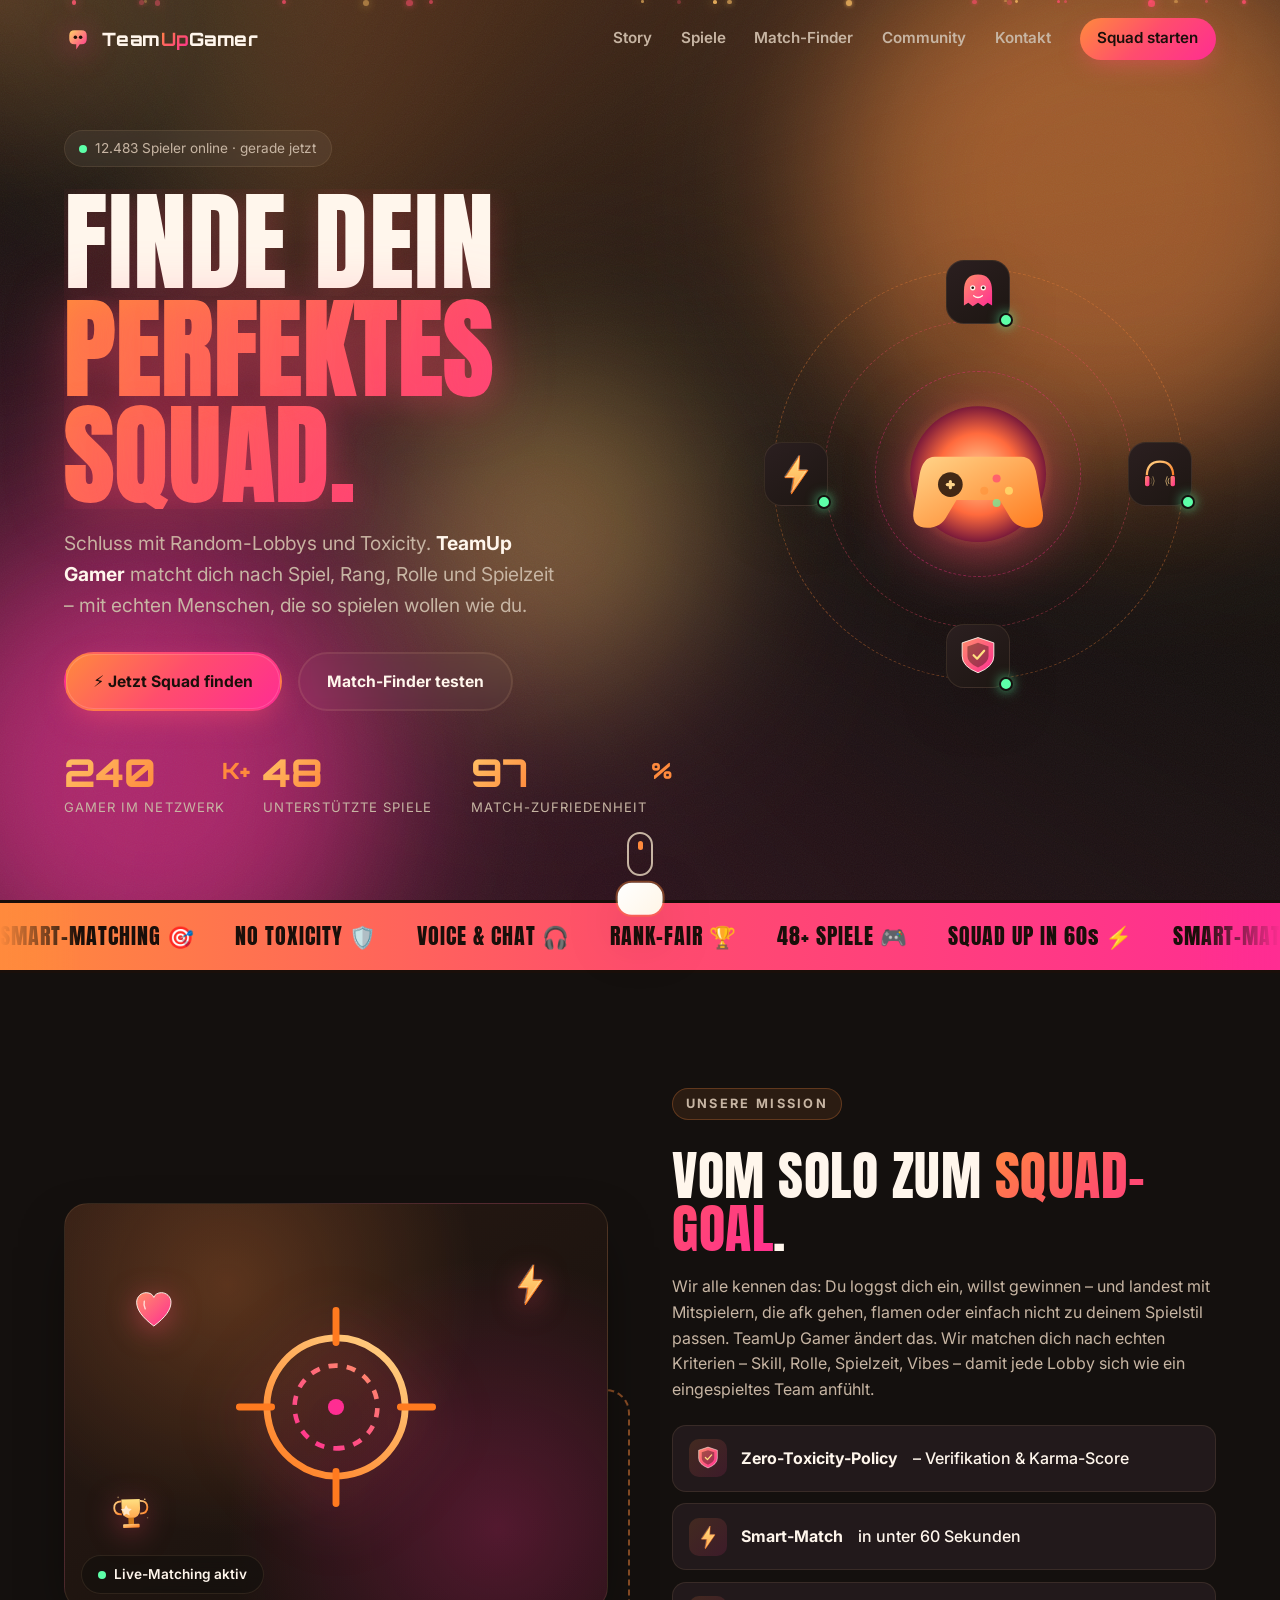
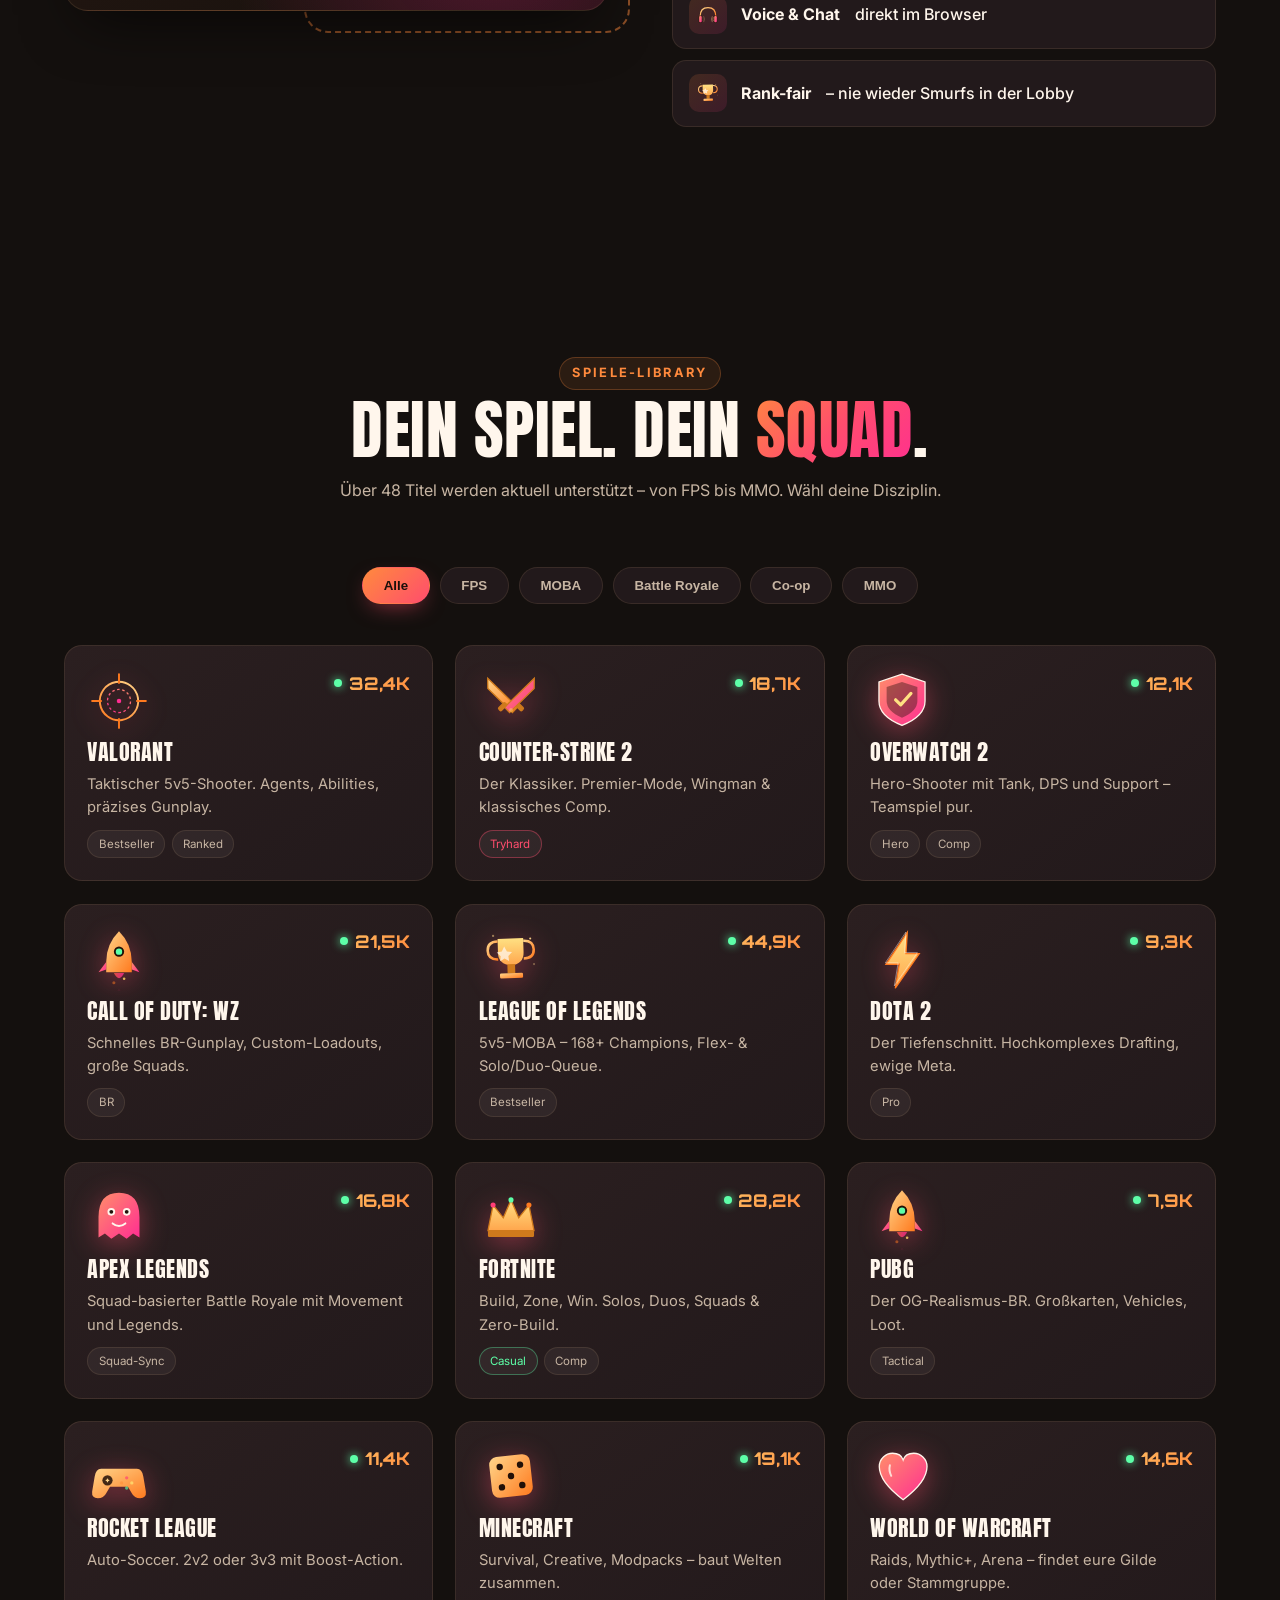
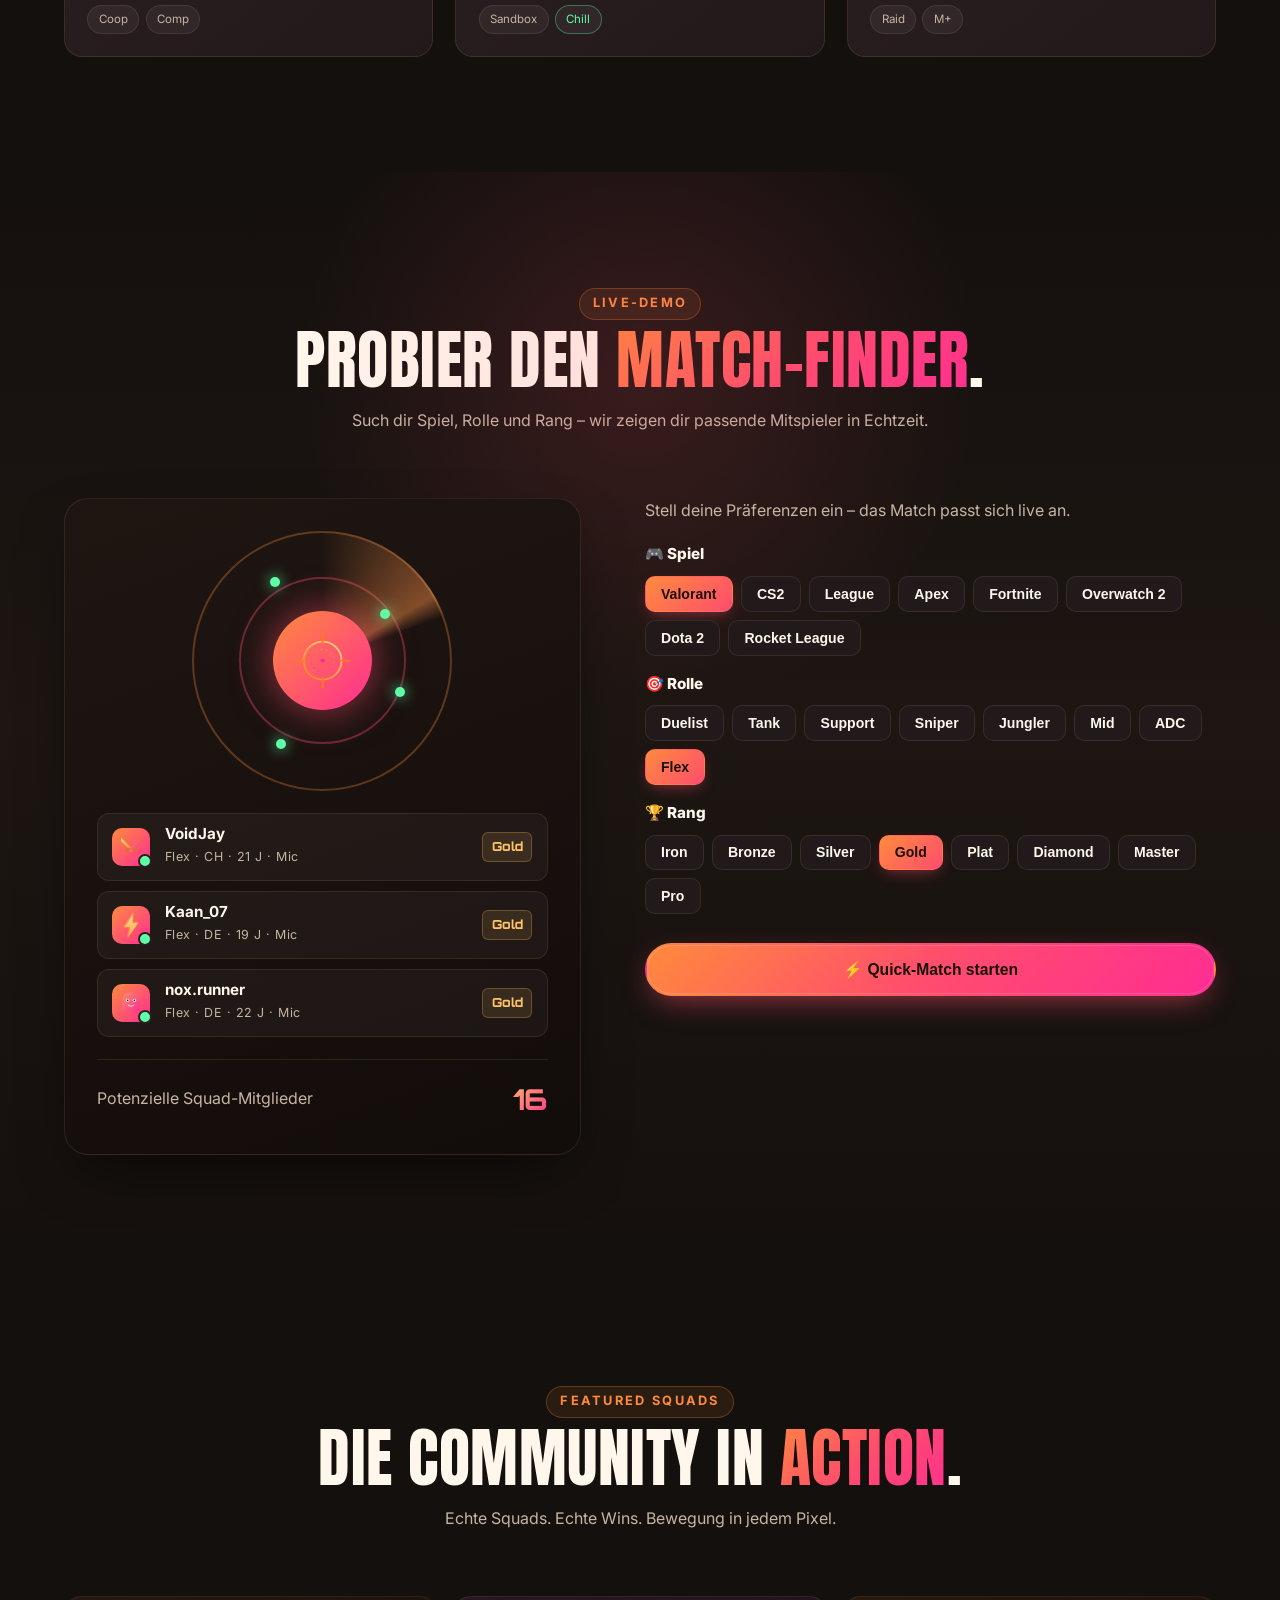
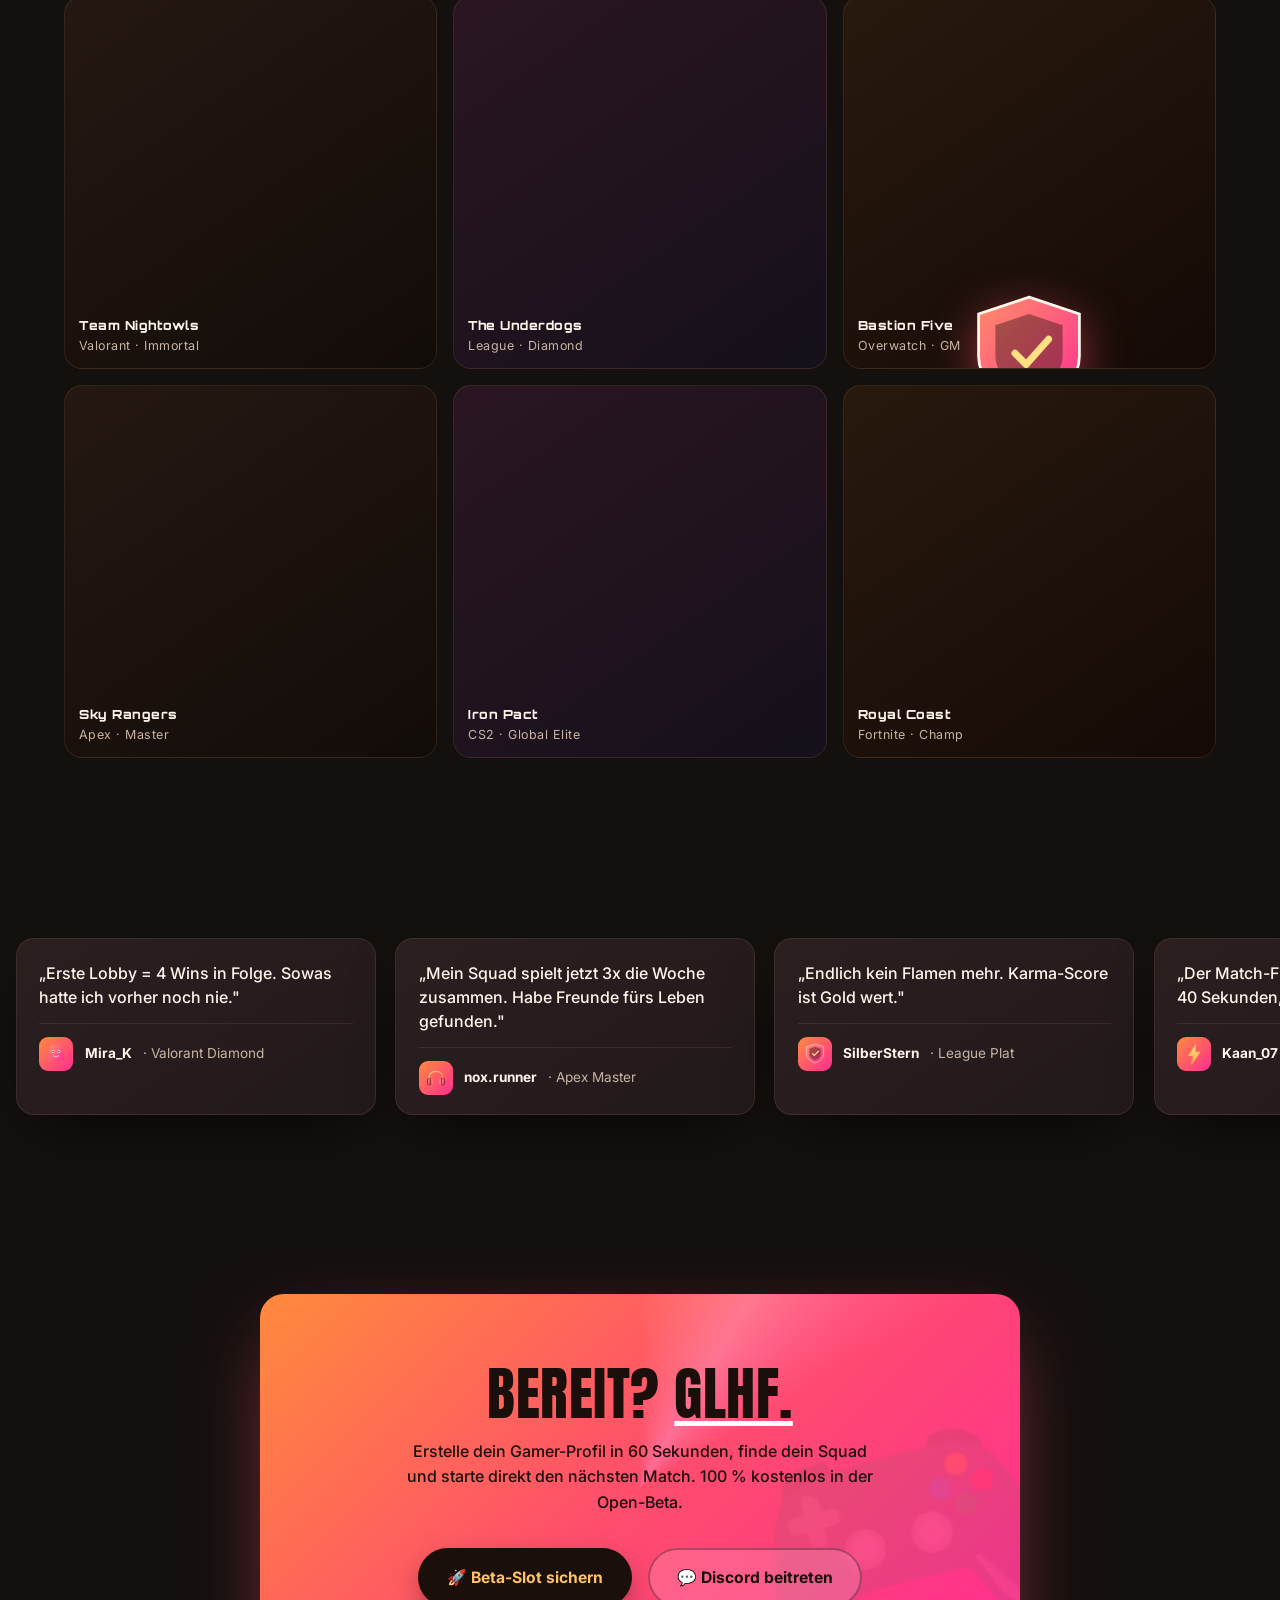
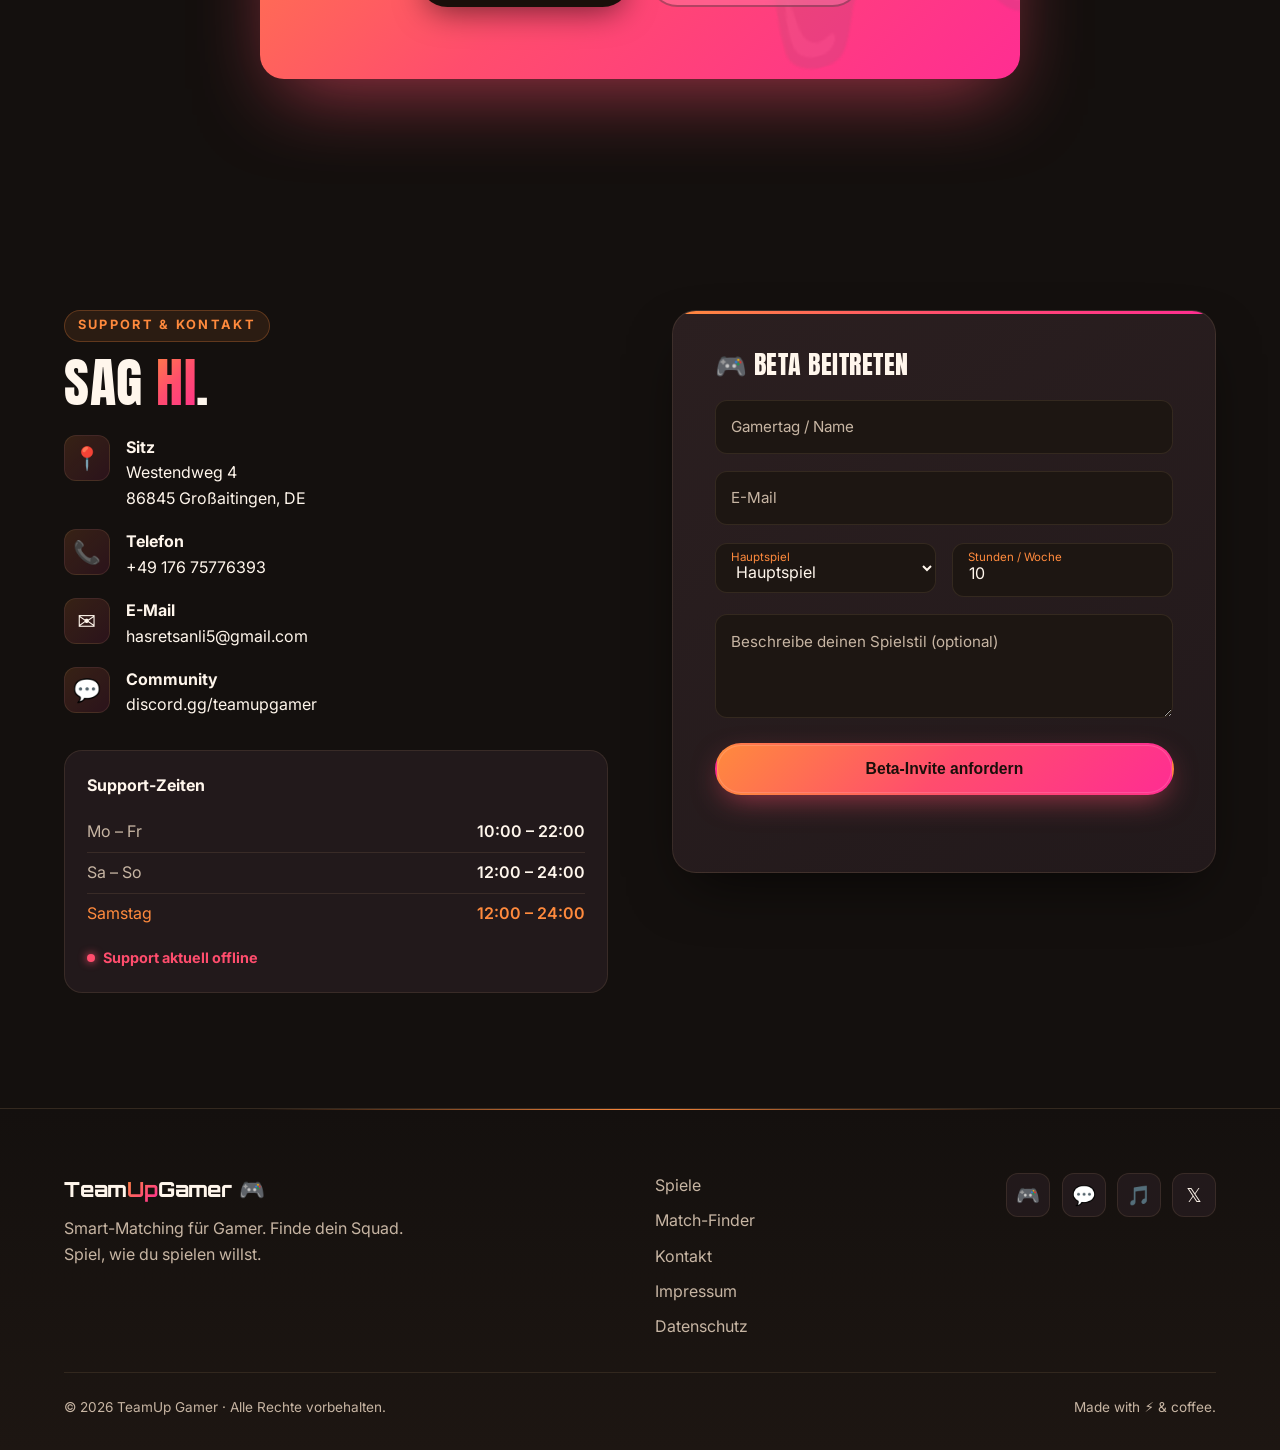
<file: index.html>
<!DOCTYPE html>
<html lang="de">
<head>
  <meta charset="UTF-8" />
  <meta name="viewport" content="width=device-width, initial-scale=1.0" />
  <meta name="description" content="TeamUp Gamer – finde dein perfektes Squad. Smart-Matching nach Spiel, Rang, Rolle & Spielzeit. Keine Toxicity, nur Wins." />
  <meta name="theme-color" content="#14100e" />
  <title>TeamUp Gamer – Finde dein perfektes Squad.</title>
  <link rel="preconnect" href="https://fonts.googleapis.com" />
  <link rel="preconnect" href="https://fonts.gstatic.com" crossorigin />
  <link href="https://fonts.googleapis.com/css2?family=Anton&family=Inter:wght@400;500;600;700;800&family=Orbitron:wght@600;800&display=swap" rel="stylesheet" />
  <link rel="stylesheet" href="assets/css/style.css" />
  <link rel="icon" href="data:image/svg+xml,<svg xmlns='http://www.w3.org/2000/svg' viewBox='0 0 100 100'><text y='.9em' font-size='90'>🎮</text></svg>" />
</head>
<body>
  <!-- ===== Animated SVG sprite (gaming icons) ===== -->
  <svg class="svg-sprite" aria-hidden="true" focusable="false" xmlns="http://www.w3.org/2000/svg">
    <defs>
      <linearGradient id="gAmber" x1="0" y1="0" x2="1" y2="1"><stop offset="0" stop-color="#ffd58a"/><stop offset="1" stop-color="#ff7a1f"/></linearGradient>
      <linearGradient id="gCoral" x1="0" y1="0" x2="1" y2="1"><stop offset="0" stop-color="#ff8e6a"/><stop offset="1" stop-color="#ff2d92"/></linearGradient>
      <linearGradient id="gHoney" x1="0" y1="0" x2="0" y2="1"><stop offset="0" stop-color="#ffe082"/><stop offset="1" stop-color="#ffa64d"/></linearGradient>
      <linearGradient id="gNeon"  x1="0" y1="0" x2="1" y2="0"><stop offset="0" stop-color="#ff5e3a"/><stop offset=".5" stop-color="#ff3d77"/><stop offset="1" stop-color="#ff2d92"/></linearGradient>
      <radialGradient id="gOrb" cx=".5" cy=".5" r=".5"><stop offset="0" stop-color="#ffd49a"/><stop offset=".6" stop-color="#ff6a3d"/><stop offset="1" stop-color="#7a1a3a"/></radialGradient>
    </defs>

    <!-- CONTROLLER -->
    <symbol id="ic-controller" viewBox="0 0 100 100">
      <g>
        <animateTransform attributeName="transform" type="translate" values="0 -1.5;0 1.5;0 -1.5" dur="3s" repeatCount="indefinite"/>
        <path d="M22 40 Q14 40 12 52 L8 76 Q7 86 17 86 Q26 86 30 78 L36 68 H64 L70 78 Q74 86 83 86 Q93 86 92 76 L88 52 Q86 40 78 40 Z" fill="url(#gAmber)"/>
        <circle cx="32" cy="58" r="8" fill="#221008" opacity=".85"/>
        <rect x="29" y="57" width="6" height="2" rx="1" fill="#ffd58a"/>
        <rect x="31" y="55" width="2" height="6" rx="1" fill="#ffd58a"/>
        <circle cx="62" cy="54" r="2.6" fill="#ff3d77"><animate attributeName="opacity" values="1;.3;1" dur="1.4s" repeatCount="indefinite"/></circle>
        <circle cx="70" cy="62" r="2.6" fill="#ffd166"><animate attributeName="opacity" values="1;.3;1" dur="1.4s" begin=".35s" repeatCount="indefinite"/></circle>
        <circle cx="62" cy="70" r="2.6" fill="#5dffa8"><animate attributeName="opacity" values="1;.3;1" dur="1.4s" begin=".7s" repeatCount="indefinite"/></circle>
        <circle cx="54" cy="62" r="2.6" fill="#ff7a1f"><animate attributeName="opacity" values="1;.3;1" dur="1.4s" begin="1.05s" repeatCount="indefinite"/></circle>
      </g>
    </symbol>

    <!-- HEADSET -->
    <symbol id="ic-headset" viewBox="0 0 100 100">
      <path d="M20 56 Q20 22 50 22 Q80 22 80 56" stroke="url(#gAmber)" stroke-width="5" fill="none" stroke-linecap="round"/>
      <rect x="14" y="52" width="14" height="28" rx="6" fill="#2a160c"/>
      <rect x="72" y="52" width="14" height="28" rx="6" fill="#2a160c"/>
      <rect x="16" y="54" width="10" height="24" rx="4" fill="url(#gCoral)"/>
      <rect x="74" y="54" width="10" height="24" rx="4" fill="url(#gCoral)"/>
      <g stroke="#ffd58a" stroke-width="2" fill="none" stroke-linecap="round" opacity=".9">
        <path d="M30 60 q4 6 0 12"><animate attributeName="opacity" values=".2;1;.2" dur="1.6s" repeatCount="indefinite"/></path>
        <path d="M34 56 q6 10 0 20"><animate attributeName="opacity" values=".2;1;.2" dur="1.6s" begin=".3s" repeatCount="indefinite"/></path>
        <path d="M70 60 q-4 6 0 12"><animate attributeName="opacity" values=".2;1;.2" dur="1.6s" begin=".6s" repeatCount="indefinite"/></path>
        <path d="M66 56 q-6 10 0 20"><animate attributeName="opacity" values=".2;1;.2" dur="1.6s" begin=".9s" repeatCount="indefinite"/></path>
      </g>
    </symbol>

    <!-- TROPHY -->
    <symbol id="ic-trophy" viewBox="0 0 100 100">
      <g>
        <animateTransform attributeName="transform" type="rotate" values="-2 50 50;2 50 50;-2 50 50" dur="3.2s" repeatCount="indefinite"/>
        <path d="M30 18 H70 V40 Q70 58 50 60 Q30 58 30 40 Z" fill="url(#gHoney)"/>
        <path d="M30 22 Q14 22 14 36 Q14 50 30 50" fill="none" stroke="url(#gAmber)" stroke-width="4"/>
        <path d="M70 22 Q86 22 86 36 Q86 50 70 50" fill="none" stroke="url(#gAmber)" stroke-width="4"/>
        <rect x="44" y="58" width="12" height="14" fill="#cf7a1c"/>
        <rect x="32" y="72" width="36" height="8" rx="2" fill="url(#gAmber)"/>
        <path d="M40 30 l4 8 8 1 -6 6 1 8 -7 -4 -7 4 1 -8 -6 -6 8 -1 z" fill="#fff6ec" opacity=".75"/>
      </g>
      <g fill="#ffd58a">
        <circle cx="22" cy="14" r="1.8"><animate attributeName="opacity" values="0;1;0" dur="1.8s" repeatCount="indefinite"/></circle>
        <circle cx="80" cy="18" r="1.6"><animate attributeName="opacity" values="0;1;0" dur="1.8s" begin=".5s" repeatCount="indefinite"/></circle>
        <circle cx="86" cy="58" r="1.6"><animate attributeName="opacity" values="0;1;0" dur="1.8s" begin="1s" repeatCount="indefinite"/></circle>
      </g>
    </symbol>

    <!-- CROSSHAIR -->
    <symbol id="ic-crosshair" viewBox="0 0 100 100">
      <g>
        <animateTransform attributeName="transform" type="rotate" values="0 50 50;360 50 50" dur="14s" repeatCount="indefinite"/>
        <circle cx="50" cy="50" r="30" fill="none" stroke="url(#gAmber)" stroke-width="3"/>
        <circle cx="50" cy="50" r="18" fill="none" stroke="url(#gCoral)" stroke-width="2" stroke-dasharray="4 4"/>
      </g>
      <g stroke="#ff7a1f" stroke-width="3" stroke-linecap="round">
        <line x1="50" y1="8" x2="50" y2="22"/>
        <line x1="50" y1="78" x2="50" y2="92"/>
        <line x1="8" y1="50" x2="22" y2="50"/>
        <line x1="78" y1="50" x2="92" y2="50"/>
      </g>
      <circle cx="50" cy="50" r="3" fill="#ff2d92"><animate attributeName="r" values="2;5;2" dur="1.4s" repeatCount="indefinite"/></circle>
    </symbol>

    <!-- LIGHTNING -->
    <symbol id="ic-bolt" viewBox="0 0 100 100">
      <g>
        <animateTransform attributeName="transform" type="scale" values="1;1.08;1" dur="1.4s" additive="sum" repeatCount="indefinite"/>
        <path d="M56 8 L24 56 H44 L38 92 L74 40 H54 Z" fill="url(#gHoney)" stroke="#ff7a1f" stroke-width="2"/>
      </g>
      <path d="M56 8 L24 56 H44 L38 92 L74 40 H54 Z" fill="none" stroke="#fff6ec" stroke-width="1" opacity="0">
        <animate attributeName="opacity" values="0;.9;0" dur="1.2s" repeatCount="indefinite"/>
      </path>
    </symbol>

    <!-- SHIELD -->
    <symbol id="ic-shield" viewBox="0 0 100 100">
      <g>
        <animateTransform attributeName="transform" type="translate" values="0 0;0 -3;0 0" dur="2.4s" repeatCount="indefinite"/>
        <path d="M50 10 L86 22 V52 Q86 76 50 90 Q14 76 14 52 V22 Z" fill="url(#gCoral)" stroke="#fff6ec" stroke-width="2"/>
        <path d="M50 22 L74 30 V52 Q74 68 50 78 Q26 68 26 52 V30 Z" fill="#221008" opacity=".4"/>
        <path d="M40 50 l8 8 16 -18" stroke="#ffe082" stroke-width="5" fill="none" stroke-linecap="round" stroke-linejoin="round"/>
      </g>
    </symbol>

    <!-- ROCKET -->
    <symbol id="ic-rocket" viewBox="0 0 100 100">
      <g>
        <animateTransform attributeName="transform" type="translate" values="0 2;0 -2;0 2" dur="2.2s" repeatCount="indefinite"/>
        <path d="M50 8 Q70 28 70 56 V72 H30 V56 Q30 28 50 8 Z" fill="url(#gAmber)"/>
        <circle cx="50" cy="40" r="8" fill="#221008"/>
        <circle cx="50" cy="40" r="5" fill="#5dffa8"/>
        <path d="M30 56 L18 72 L30 68 Z" fill="url(#gCoral)"/>
        <path d="M70 56 L82 72 L70 68 Z" fill="url(#gCoral)"/>
      </g>
      <g>
        <path d="M42 72 q8 16 16 0 Z" fill="url(#gNeon)"><animate attributeName="opacity" values=".5;1;.5" dur=".5s" repeatCount="indefinite"/></path>
        <circle cx="42" cy="88" r="2.4" fill="#ff7a1f"><animate attributeName="cy" values="78;96" dur=".9s" repeatCount="indefinite"/><animate attributeName="opacity" values="1;0" dur=".9s" repeatCount="indefinite"/></circle>
        <circle cx="58" cy="88" r="2" fill="#ffd166"><animate attributeName="cy" values="78;96" dur=".9s" begin=".3s" repeatCount="indefinite"/><animate attributeName="opacity" values="1;0" dur=".9s" begin=".3s" repeatCount="indefinite"/></circle>
        <circle cx="50" cy="92" r="2.2" fill="#ff3d77"><animate attributeName="cy" values="82;100" dur=".9s" begin=".5s" repeatCount="indefinite"/><animate attributeName="opacity" values="1;0" dur=".9s" begin=".5s" repeatCount="indefinite"/></circle>
      </g>
    </symbol>

    <!-- HEART (HP) -->
    <symbol id="ic-heart" viewBox="0 0 100 100">
      <g>
        <animateTransform attributeName="transform" type="scale" values="1;1.12;1" additive="sum" dur="1s" repeatCount="indefinite"/>
        <path d="M50 84 C26 66 14 50 14 34 C14 22 24 14 34 14 C42 14 48 18 50 24 C52 18 58 14 66 14 C76 14 86 22 86 34 C86 50 74 66 50 84 Z" fill="url(#gCoral)" stroke="#fff6ec" stroke-width="2"/>
        <path d="M30 32 q-2 8 2 16" stroke="#fff6ec" stroke-width="3" stroke-linecap="round" fill="none" opacity=".8"/>
      </g>
    </symbol>

    <!-- CROWN -->
    <symbol id="ic-crown" viewBox="0 0 100 100">
      <g>
        <animateTransform attributeName="transform" type="translate" values="0 -2;0 2;0 -2" dur="2.6s" repeatCount="indefinite"/>
        <path d="M14 70 L22 30 L38 50 L50 22 L62 50 L78 30 L86 70 Z" fill="url(#gHoney)" stroke="#cf7a1c" stroke-width="2"/>
        <rect x="14" y="70" width="72" height="10" rx="2" fill="#cf7a1c"/>
        <circle cx="22" cy="30" r="4" fill="#ff3d77"/>
        <circle cx="50" cy="22" r="4" fill="#5dffa8"/>
        <circle cx="78" cy="30" r="4" fill="#ff7a1f"/>
      </g>
    </symbol>

    <!-- DICE -->
    <symbol id="ic-dice" viewBox="0 0 100 100">
      <g>
        <animateTransform attributeName="transform" type="rotate" values="-8 50 50;8 50 50;-8 50 50" dur="3s" repeatCount="indefinite"/>
        <rect x="18" y="18" width="64" height="64" rx="12" fill="url(#gAmber)"/>
        <circle cx="34" cy="34" r="5" fill="#221008"/>
        <circle cx="66" cy="34" r="5" fill="#221008"/>
        <circle cx="50" cy="50" r="5" fill="#221008"/>
        <circle cx="34" cy="66" r="5" fill="#221008"/>
        <circle cx="66" cy="66" r="5" fill="#221008"/>
      </g>
    </symbol>

    <!-- SWORDS -->
    <symbol id="ic-swords" viewBox="0 0 100 100">
      <g stroke="#cf7a1c" stroke-width="2" stroke-linecap="round">
        <g>
          <animateTransform attributeName="transform" type="rotate" values="-4 50 50;4 50 50;-4 50 50" dur="2.6s" repeatCount="indefinite"/>
          <path d="M14 14 L60 60 L52 68 L14 30 Z" fill="url(#gAmber)"/>
          <rect x="56" y="56" width="14" height="6" rx="2" fill="#cf7a1c" transform="rotate(45 63 59)"/>
        </g>
        <g>
          <animateTransform attributeName="transform" type="rotate" values="4 50 50;-4 50 50;4 50 50" dur="2.6s" repeatCount="indefinite"/>
          <path d="M86 14 L40 60 L48 68 L86 30 Z" fill="url(#gCoral)"/>
          <rect x="30" y="56" width="14" height="6" rx="2" fill="#cf7a1c" transform="rotate(-45 37 59)"/>
        </g>
      </g>
      <circle cx="50" cy="64" r="3" fill="#ffd166"><animate attributeName="opacity" values=".3;1;.3" dur="1s" repeatCount="indefinite"/></circle>
    </symbol>

    <!-- DISCORD-LIKE chat -->
    <symbol id="ic-chat" viewBox="0 0 100 100">
      <g>
        <animateTransform attributeName="transform" type="translate" values="0 -1;0 2;0 -1" dur="2.8s" repeatCount="indefinite"/>
        <path d="M18 22 H82 Q90 22 90 30 V62 Q90 70 82 70 H58 L42 84 V70 H18 Q10 70 10 62 V30 Q10 22 18 22 Z" fill="url(#gAmber)"/>
        <circle cx="36" cy="46" r="4" fill="#221008"><animate attributeName="opacity" values=".3;1;.3" dur="1.4s" repeatCount="indefinite"/></circle>
        <circle cx="50" cy="46" r="4" fill="#221008"><animate attributeName="opacity" values=".3;1;.3" dur="1.4s" begin=".3s" repeatCount="indefinite"/></circle>
        <circle cx="64" cy="46" r="4" fill="#221008"><animate attributeName="opacity" values=".3;1;.3" dur="1.4s" begin=".6s" repeatCount="indefinite"/></circle>
      </g>
    </symbol>

    <!-- GHOST (player avatar generic) -->
    <symbol id="ic-ghost" viewBox="0 0 100 100">
      <g>
        <animateTransform attributeName="transform" type="translate" values="0 -2;0 2;0 -2" dur="3s" repeatCount="indefinite"/>
        <path d="M50 12 Q82 12 82 50 V82 L72 76 L62 84 L50 76 L38 84 L28 76 L18 82 V50 Q18 12 50 12 Z" fill="url(#gCoral)"/>
        <circle cx="38" cy="42" r="6" fill="#fff6ec"/>
        <circle cx="62" cy="42" r="6" fill="#fff6ec"/>
        <circle cx="38" cy="42" r="3" fill="#221008"/>
        <circle cx="62" cy="42" r="3" fill="#221008"/>
        <path d="M40 60 q10 8 20 0" stroke="#fff6ec" stroke-width="3" fill="none" stroke-linecap="round"/>
      </g>
    </symbol>
  </svg>

  <!-- ===== Preloader ===== -->
  <div class="preloader" id="preloader">
    <div class="preloader__ring" aria-hidden="true">
      <span></span><span></span><span></span><span></span>
    </div>
    <p class="preloader__text">TEAMUP&nbsp;·&nbsp;GAMER</p>
  </div>

  <!-- ===== Scroll progress ===== -->
  <div class="scroll-progress" id="scrollProgress"></div>

  <!-- ===== Custom cursor glow ===== -->
  <div class="cursor-glow" id="cursorGlow" aria-hidden="true"></div>

  <!-- ===== Header / Nav ===== -->
  <header class="nav" id="nav">
    <a href="#hero" class="nav__logo">
      <span class="nav__logo-mark">
        <svg viewBox="0 0 32 32" width="28" height="28" aria-hidden="true">
          <defs><linearGradient id="lgLogo" x1="0" y1="0" x2="1" y2="1"><stop offset="0" stop-color="#ffd166"/><stop offset="1" stop-color="#ff2d92"/></linearGradient></defs>
          <path d="M6 12 Q6 6 12 6 H20 Q26 6 26 12 V16 Q26 22 20 22 H18 L14 28 V22 H12 Q6 22 6 16 Z" fill="url(#lgLogo)"/>
          <circle cx="13" cy="14" r="2" fill="#221008"/>
          <circle cx="19" cy="14" r="2" fill="#221008"/>
        </svg>
      </span>
      <span class="nav__logo-text">Team<strong>Up</strong>Gamer</span>
    </a>
    <nav class="nav__links" id="navLinks" aria-label="Hauptnavigation">
      <a href="#story">Story</a>
      <a href="#games">Spiele</a>
      <a href="#match">Match-Finder</a>
      <a href="#community">Community</a>
      <a href="#kontakt">Kontakt</a>
      <a href="#join" class="nav__cta">Squad starten</a>
    </nav>
    <button class="nav__toggle" id="navToggle" aria-label="Menü öffnen" aria-expanded="false">
      <span></span><span></span><span></span>
    </button>
  </header>

  <main>
    <!-- ===== Hero ===== -->
    <section class="hero" id="hero">
      <div class="hero__bg" aria-hidden="true">
        <div class="mesh"></div>
        <div class="blob blob--1"></div>
        <div class="blob blob--2"></div>
        <div class="blob blob--3"></div>
        <div class="grain"></div>
        <div class="particles" id="particles"></div>
      </div>

      <div class="hero__content">
        <p class="hero__eyebrow" data-reveal>
          <span class="dot dot--live"></span> 12.483 Spieler online · gerade jetzt
        </p>
        <h1 class="hero__title">
          <span class="line" data-reveal>FINDE DEIN</span>
          <span class="line outline" data-reveal>PERFEKTES SQUAD.</span>
        </h1>
        <p class="hero__sub" data-reveal>
          Schluss mit Random-Lobbys und Toxicity. <strong>TeamUp Gamer</strong> matcht dich nach
          Spiel, Rang, Rolle und Spielzeit – mit echten Menschen, die so spielen wollen wie du.
        </p>
        <div class="hero__actions" data-reveal>
          <a href="#join" class="btn btn--primary magnetic"><span>⚡ Jetzt Squad finden</span></a>
          <a href="#match" class="btn btn--ghost">Match-Finder testen</a>
        </div>
        <div class="hero__stats" data-reveal>
          <div class="stat"><span class="stat__num" data-count="240">0</span><span class="stat__suffix">K+</span><span class="stat__label">Gamer im Netzwerk</span></div>
          <div class="stat"><span class="stat__num" data-count="48">0</span><span class="stat__label">unterstützte Spiele</span></div>
          <div class="stat"><span class="stat__num" data-count="97">0</span><span class="stat__suffix">%</span><span class="stat__label">Match-Zufriedenheit</span></div>
        </div>
      </div>

      <!-- Animated hero scene -->
      <div class="hero__scene" id="heroScene" aria-hidden="true">
        <div class="scene__rings">
          <div class="ring ring--1"></div>
          <div class="ring ring--2"></div>
          <div class="ring ring--3"></div>
        </div>
        <div class="scene__core">
          <div class="core__pulse"></div>
          <div class="core__pulse core__pulse--2"></div>
          <svg class="core__svg" viewBox="0 0 100 100" aria-hidden="true">
            <circle cx="50" cy="50" r="44" fill="url(#gOrb)"/>
            <use href="#ic-controller" />
          </svg>
        </div>
        <!-- Orbiting player avatars -->
        <div class="orbit orbit--1"><div class="avatar"><svg><use href="#ic-ghost"/></svg><span class="avatar__dot"></span></div></div>
        <div class="orbit orbit--2"><div class="avatar"><svg><use href="#ic-headset"/></svg><span class="avatar__dot"></span></div></div>
        <div class="orbit orbit--3"><div class="avatar"><svg><use href="#ic-shield"/></svg><span class="avatar__dot"></span></div></div>
        <div class="orbit orbit--4"><div class="avatar"><svg><use href="#ic-bolt"/></svg><span class="avatar__dot"></span></div></div>
        <!-- Connecting lines -->
        <svg class="scene__lines" viewBox="0 0 400 400" aria-hidden="true">
          <g stroke="url(#gNeon)" stroke-width="1.2" fill="none" opacity=".55" stroke-dasharray="4 6">
            <line x1="200" y1="200" x2="200" y2="40"><animate attributeName="opacity" values=".2;.8;.2" dur="2.4s" repeatCount="indefinite"/></line>
            <line x1="200" y1="200" x2="360" y2="200"><animate attributeName="opacity" values=".2;.8;.2" dur="2.4s" begin=".6s" repeatCount="indefinite"/></line>
            <line x1="200" y1="200" x2="200" y2="360"><animate attributeName="opacity" values=".2;.8;.2" dur="2.4s" begin="1.2s" repeatCount="indefinite"/></line>
            <line x1="200" y1="200" x2="40"  y2="200"><animate attributeName="opacity" values=".2;.8;.2" dur="2.4s" begin="1.8s" repeatCount="indefinite"/></line>
          </g>
        </svg>
      </div>

      <a href="#story" class="scroll-cue" aria-label="Weiter scrollen"><span></span></a>
    </section>

    <!-- ===== Marquee ===== -->
    <div class="marquee" aria-hidden="true">
      <div class="marquee__track">
        <span>SMART-MATCHING 🎯</span><span>NO TOXICITY 🛡️</span><span>VOICE & CHAT 🎧</span>
        <span>RANK-FAIR 🏆</span><span>48+ SPIELE 🎮</span><span>SQUAD UP IN 60s ⚡</span>
        <span>SMART-MATCHING 🎯</span><span>NO TOXICITY 🛡️</span><span>VOICE & CHAT 🎧</span>
        <span>RANK-FAIR 🏆</span><span>48+ SPIELE 🎮</span><span>SQUAD UP IN 60s ⚡</span>
      </div>
    </div>

    <!-- ===== Story ===== -->
    <section class="story section" id="story">
      <div class="story__media" data-reveal>
        <div class="story__card tilt">
          <svg class="story__svg"><use href="#ic-crosshair"/></svg>
          <div class="story__badge"><span class="dot dot--live"></span> Live-Matching aktiv</div>
          <div class="story__floats" aria-hidden="true">
            <svg class="float float--a"><use href="#ic-bolt"/></svg>
            <svg class="float float--b"><use href="#ic-trophy"/></svg>
            <svg class="float float--c"><use href="#ic-heart"/></svg>
          </div>
        </div>
        <div class="story__deco" aria-hidden="true"></div>
      </div>
      <div class="story__text">
        <p class="kicker" data-reveal>Unsere Mission</p>
        <h2 data-reveal>Vom Solo zum <span class="hl">Squad&shy;goal</span>.</h2>
        <p data-reveal>
          Wir alle kennen das: Du loggst dich ein, willst gewinnen – und landest mit Mitspielern,
          die afk gehen, flamen oder einfach nicht zu deinem Spielstil passen. TeamUp Gamer
          ändert das. Wir matchen dich nach echten Kriterien – Skill, Rolle, Spielzeit, Vibes –
          damit jede Lobby sich wie ein eingespieltes Team anfühlt.
        </p>
        <ul class="story__list" data-reveal>
          <li><span class="li-ic"><svg><use href="#ic-shield"/></svg></span> <strong>Zero-Toxicity-Policy</strong> – Verifikation &amp; Karma-Score</li>
          <li><span class="li-ic"><svg><use href="#ic-bolt"/></svg></span> <strong>Smart-Match</strong> in unter 60 Sekunden</li>
          <li><span class="li-ic"><svg><use href="#ic-headset"/></svg></span> <strong>Voice &amp; Chat</strong> direkt im Browser</li>
          <li><span class="li-ic"><svg><use href="#ic-trophy"/></svg></span> <strong>Rank-fair</strong> – nie wieder Smurfs in der Lobby</li>
        </ul>
      </div>
    </section>

    <!-- ===== Games Grid ===== -->
    <section class="menu section" id="games">
      <div class="section__head">
        <p class="kicker" data-reveal>Spiele-Library</p>
        <h2 data-reveal>Dein Spiel. Dein <span class="hl">Squad</span>.</h2>
        <p class="section__lead" data-reveal>Über 48 Titel werden aktuell unterstützt – von FPS bis MMO. Wähl deine Disziplin.</p>
      </div>

      <div class="menu__tabs" id="menuTabs" role="tablist" data-reveal>
        <button class="menu__tab is-active" data-filter="all" role="tab">Alle</button>
        <button class="menu__tab" data-filter="fps" role="tab">FPS</button>
        <button class="menu__tab" data-filter="moba" role="tab">MOBA</button>
        <button class="menu__tab" data-filter="br" role="tab">Battle Royale</button>
        <button class="menu__tab" data-filter="coop" role="tab">Co-op</button>
        <button class="menu__tab" data-filter="mmo" role="tab">MMO</button>
      </div>

      <div class="menu__grid" id="menuGrid">
        <!-- cards injected by JS -->
      </div>
    </section>

    <!-- ===== Match Finder (interactive) ===== -->
    <section class="builder section" id="match">
      <div class="section__head">
        <p class="kicker" data-reveal>Live-Demo</p>
        <h2 data-reveal>Probier den <span class="hl">Match-Finder</span>.</h2>
        <p class="section__lead" data-reveal>Such dir Spiel, Rolle und Rang – wir zeigen dir passende Mitspieler in Echtzeit.</p>
      </div>

      <div class="builder__wrap">
        <div class="builder__stage" data-reveal>
          <div class="radar" aria-hidden="true">
            <div class="radar__ring"></div>
            <div class="radar__ring radar__ring--2"></div>
            <div class="radar__sweep"></div>
            <div class="radar__center">
              <svg viewBox="0 0 100 100"><use href="#ic-crosshair"/></svg>
            </div>
            <span class="radar__blip radar__blip--a"></span>
            <span class="radar__blip radar__blip--b"></span>
            <span class="radar__blip radar__blip--c"></span>
            <span class="radar__blip radar__blip--d"></span>
          </div>
          <div class="builder__matches" id="builderMatches" aria-live="polite">
            <!-- matched players injected by JS -->
          </div>
          <div class="builder__price">
            <span>Potenzielle Squad-Mitglieder</span>
            <strong id="builderPrice">0</strong>
          </div>
        </div>

        <div class="builder__controls" data-reveal>
          <p class="builder__hint">Stell deine Präferenzen ein – das Match passt sich live an.</p>

          <h4 class="bld-h">🎮 Spiel</h4>
          <div class="builder__chips" data-group="game" id="chipsGame"></div>

          <h4 class="bld-h">🎯 Rolle</h4>
          <div class="builder__chips" data-group="role" id="chipsRole"></div>

          <h4 class="bld-h">🏆 Rang</h4>
          <div class="builder__chips" data-group="rank" id="chipsRank"></div>

          <button class="btn btn--primary builder__add" id="builderAdd">⚡ Quick-Match starten</button>
        </div>
      </div>
    </section>

    <!-- ===== Gallery / Squad showcase ===== -->
    <section class="gallery section" id="community">
      <div class="section__head">
        <p class="kicker" data-reveal>Featured Squads</p>
        <h2 data-reveal>Die Community in <span class="hl">Action</span>.</h2>
        <p class="section__lead" data-reveal>Echte Squads. Echte Wins. Bewegung in jedem Pixel.</p>
      </div>
      <div class="gallery__grid">
        <figure class="gallery__item parallax-img" data-speed="0.06">
          <span><svg class="food-svg"><use href="#ic-controller"/></svg></span>
          <figcaption><strong>Team Nightowls</strong><em>Valorant · Immortal</em></figcaption>
        </figure>
        <figure class="gallery__item parallax-img" data-speed="0.1">
          <span><svg class="food-svg"><use href="#ic-trophy"/></svg></span>
          <figcaption><strong>The Underdogs</strong><em>League · Diamond</em></figcaption>
        </figure>
        <figure class="gallery__item parallax-img" data-speed="0.04">
          <span><svg class="food-svg"><use href="#ic-shield"/></svg></span>
          <figcaption><strong>Bastion Five</strong><em>Overwatch · GM</em></figcaption>
        </figure>
        <figure class="gallery__item parallax-img" data-speed="0.12">
          <span><svg class="food-svg"><use href="#ic-rocket"/></svg></span>
          <figcaption><strong>Sky Rangers</strong><em>Apex · Master</em></figcaption>
        </figure>
        <figure class="gallery__item parallax-img" data-speed="0.07">
          <span><svg class="food-svg"><use href="#ic-swords"/></svg></span>
          <figcaption><strong>Iron Pact</strong><em>CS2 · Global Elite</em></figcaption>
        </figure>
        <figure class="gallery__item parallax-img" data-speed="0.09">
          <span><svg class="food-svg"><use href="#ic-crown"/></svg></span>
          <figcaption><strong>Royal Coast</strong><em>Fortnite · Champ</em></figcaption>
        </figure>
      </div>
    </section>

    <!-- ===== Testimonials marquee ===== -->
    <section class="quotes section">
      <div class="quotes__row" aria-hidden="false">
        <article class="quote">
          <p>„Erste Lobby = 4 Wins in Folge. Sowas hatte ich vorher noch nie."</p>
          <footer><span class="quote__av"><svg><use href="#ic-ghost"/></svg></span> <b>Mira_K</b> · Valorant Diamond</footer>
        </article>
        <article class="quote">
          <p>„Mein Squad spielt jetzt 3x die Woche zusammen. Habe Freunde fürs Leben gefunden."</p>
          <footer><span class="quote__av"><svg><use href="#ic-headset"/></svg></span> <b>nox.runner</b> · Apex Master</footer>
        </article>
        <article class="quote">
          <p>„Endlich kein Flamen mehr. Karma-Score ist Gold wert."</p>
          <footer><span class="quote__av"><svg><use href="#ic-shield"/></svg></span> <b>SilberStern</b> · League Plat</footer>
        </article>
        <article class="quote">
          <p>„Der Match-Finder ist verdammt schnell. 40 Sekunden, fertig, los geht's."</p>
          <footer><span class="quote__av"><svg><use href="#ic-bolt"/></svg></span> <b>Kaan_07</b> · CS2 Supreme</footer>
        </article>
      </div>
    </section>

    <!-- ===== CTA ===== -->
    <section class="order section" id="join">
      <div class="order__inner" data-reveal>
        <div class="order__glow" aria-hidden="true"></div>
        <h2>Bereit? <span class="hl">GLHF.</span></h2>
        <p>Erstelle dein Gamer-Profil in 60 Sekunden, finde dein Squad und starte direkt den nächsten Match. 100 % kostenlos in der Open-Beta.</p>
        <div class="order__actions">
          <a href="#kontakt" class="btn btn--primary" data-toast="🎉 Beta-Slot reserviert! Wir schicken dir den Invite per E-Mail.">🚀 Beta-Slot sichern</a>
          <a href="#kontakt" class="btn btn--ghost">💬 Discord beitreten</a>
        </div>
      </div>
    </section>

    <!-- ===== Contact / Support ===== -->
    <section class="visit section" id="kontakt">
      <div class="visit__info">
        <p class="kicker" data-reveal>Support &amp; Kontakt</p>
        <h2 data-reveal>Sag <span class="hl">Hi</span>.</h2>

        <ul class="visit__details" data-reveal>
          <li><span class="visit__ic">📍</span>
            <div><strong>Sitz</strong><br />Westendweg 4<br />86845 Großaitingen, DE</div>
          </li>
          <li><span class="visit__ic">📞</span>
            <div><strong>Telefon</strong><br /><a href="tel:+4917675776393">+49 176 75776393</a></div>
          </li>
          <li><span class="visit__ic">✉️</span>
            <div><strong>E-Mail</strong><br /><a href="mailto:hasretsanli5@gmail.com">hasretsanli5@gmail.com</a></div>
          </li>
          <li><span class="visit__ic">💬</span>
            <div><strong>Community</strong><br /><a href="#" data-toast="Discord-Invite folgt – wir tracken Beta-Signups.">discord.gg/teamupgamer</a></div>
          </li>
        </ul>

        <div class="hours" data-reveal>
          <strong>Support-Zeiten</strong>
          <table>
            <tr><td>Mo – Fr</td><td>10:00 – 22:00</td></tr>
            <tr><td>Sa – So</td><td>12:00 – 24:00</td></tr>
            <tr class="is-today" id="todayRow"><td>Heute</td><td>auto</td></tr>
          </table>
          <span class="hours__status" id="openStatus">Status wird geprüft …</span>
        </div>
      </div>

      <form class="visit__form" id="reserveForm" novalidate data-reveal>
        <h3>🎮 Beta beitreten</h3>
        <div class="field">
          <input type="text" id="rName" name="name" required placeholder=" " />
          <label for="rName">Gamertag / Name</label>
        </div>
        <div class="field">
          <input type="email" id="rMail" name="email" required placeholder=" " />
          <label for="rMail">E-Mail</label>
        </div>
        <div class="field field--row">
          <div class="field">
            <select id="rGame" name="game" required>
              <option value="">Hauptspiel</option>
              <option>Valorant</option><option>League of Legends</option><option>CS2</option>
              <option>Apex Legends</option><option>Fortnite</option><option>Overwatch 2</option>
              <option>Dota 2</option><option>Rocket League</option><option>Sonstiges</option>
            </select>
            <label for="rGame" class="label--static">Hauptspiel</label>
          </div>
          <div class="field">
            <input type="number" id="rHours" name="hours" min="1" max="80" value="10" required placeholder=" " />
            <label for="rHours" class="label--static">Stunden / Woche</label>
          </div>
        </div>
        <div class="field">
          <textarea id="rMsg" name="message" rows="3" placeholder=" "></textarea>
          <label for="rMsg">Beschreibe deinen Spielstil (optional)</label>
        </div>
        <button type="submit" class="btn btn--primary btn--block">Beta-Invite anfordern</button>
        <p class="form__note" id="formNote" role="status"></p>
      </form>
    </section>
  </main>

  <!-- ===== Footer ===== -->
  <footer class="footer">
    <div class="footer__top">
      <div class="footer__brand">
        <span class="nav__logo-text">Team<strong>Up</strong>Gamer 🎮</span>
        <p>Smart-Matching für Gamer. Finde dein Squad. Spiel, wie du spielen willst.</p>
      </div>
      <nav class="footer__nav" aria-label="Footer">
        <a href="#games">Spiele</a>
        <a href="#match">Match-Finder</a>
        <a href="#kontakt">Kontakt</a>
        <a href="impressum.html">Impressum</a>
        <a href="datenschutz.html">Datenschutz</a>
      </nav>
      <div class="footer__social">
        <a href="#" aria-label="Twitch" data-toast="Twitch-Kanal kommt bald.">🎮</a>
        <a href="#" aria-label="Discord" data-toast="Discord-Invite folgt.">💬</a>
        <a href="#" aria-label="TikTok" data-toast="TikTok-Account kommt bald.">🎵</a>
        <a href="#" aria-label="Twitter" data-toast="Twitter/X folgt.">𝕏</a>
      </div>
    </div>
    <div class="footer__bottom">
      <span>© <span id="year"></span> TeamUp Gamer · Alle Rechte vorbehalten.</span>
      <span>Made with ⚡ &amp; coffee.</span>
    </div>
  </footer>

  <button class="to-top" id="toTop" aria-label="Nach oben">↑</button>
  <div class="toast" id="toast" role="status" aria-live="polite"></div>

  <script src="assets/js/main.js" defer></script>
</body>
</html>
</file>
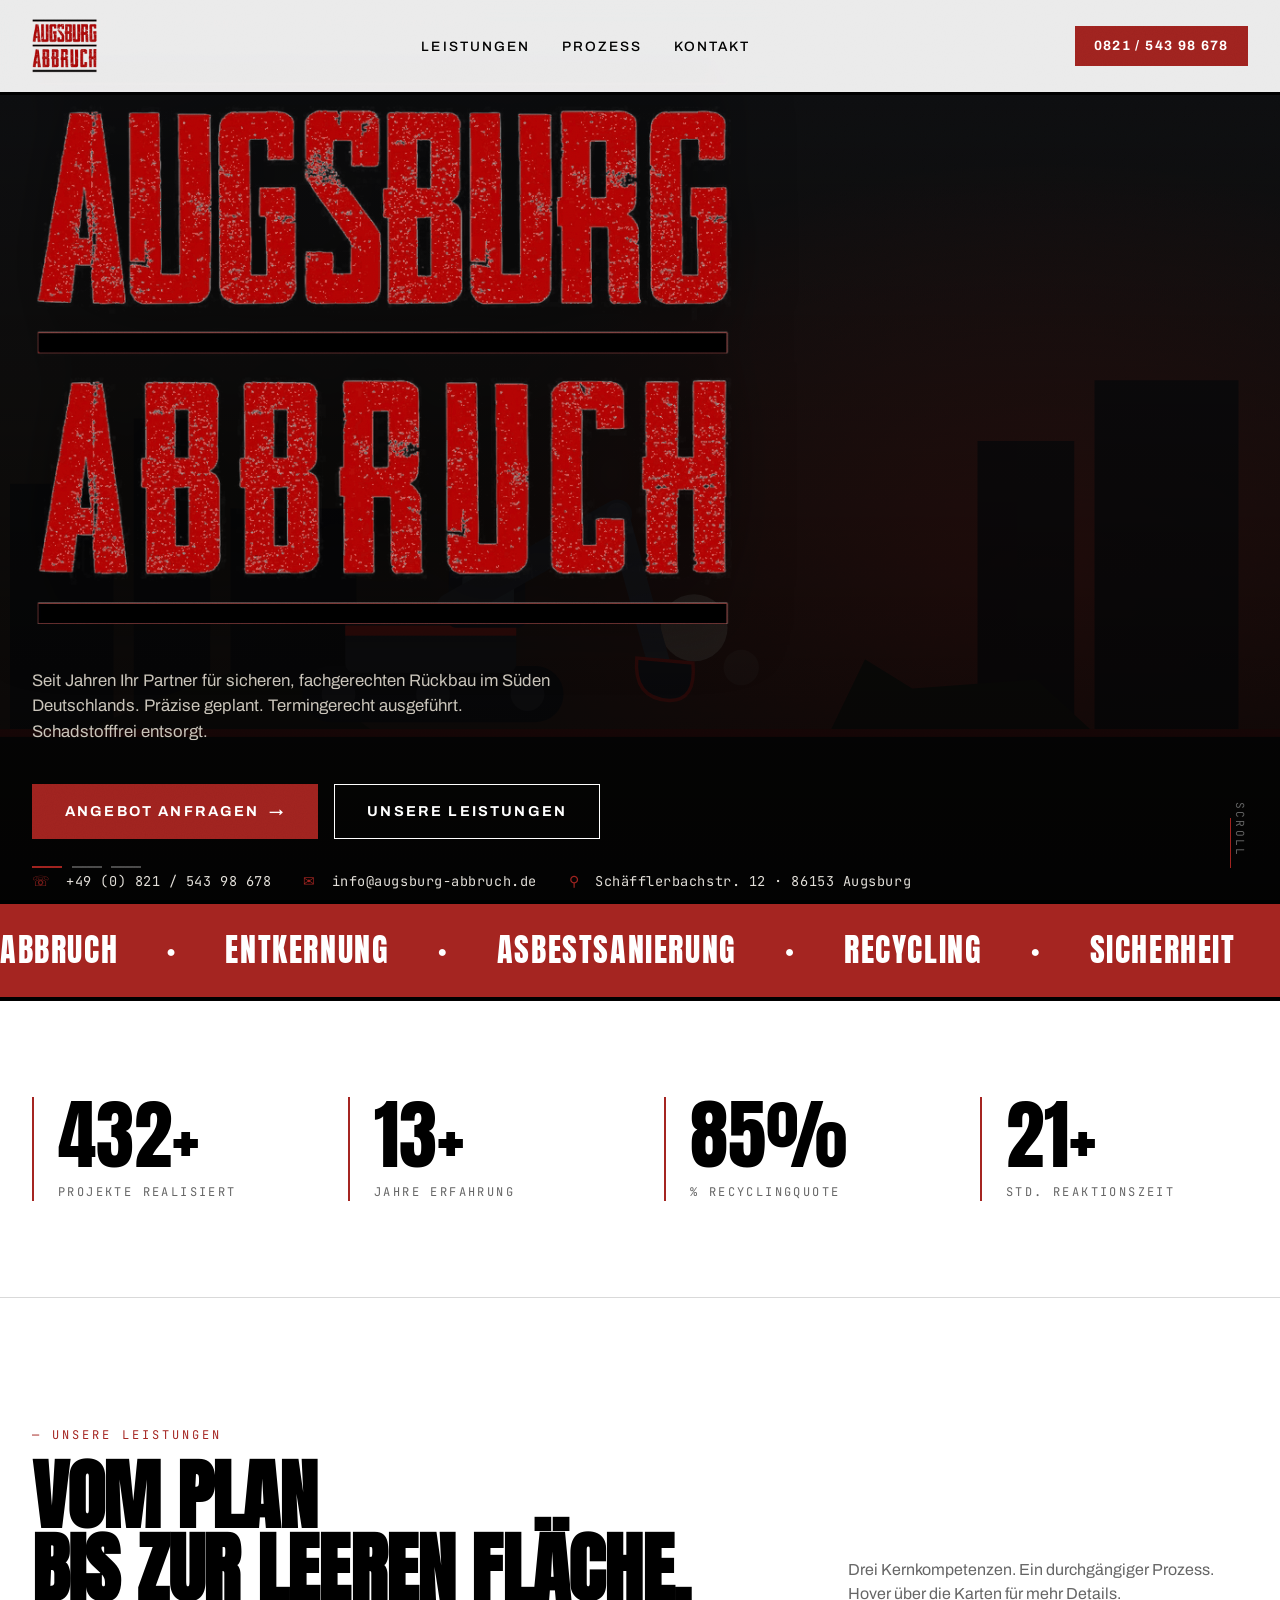
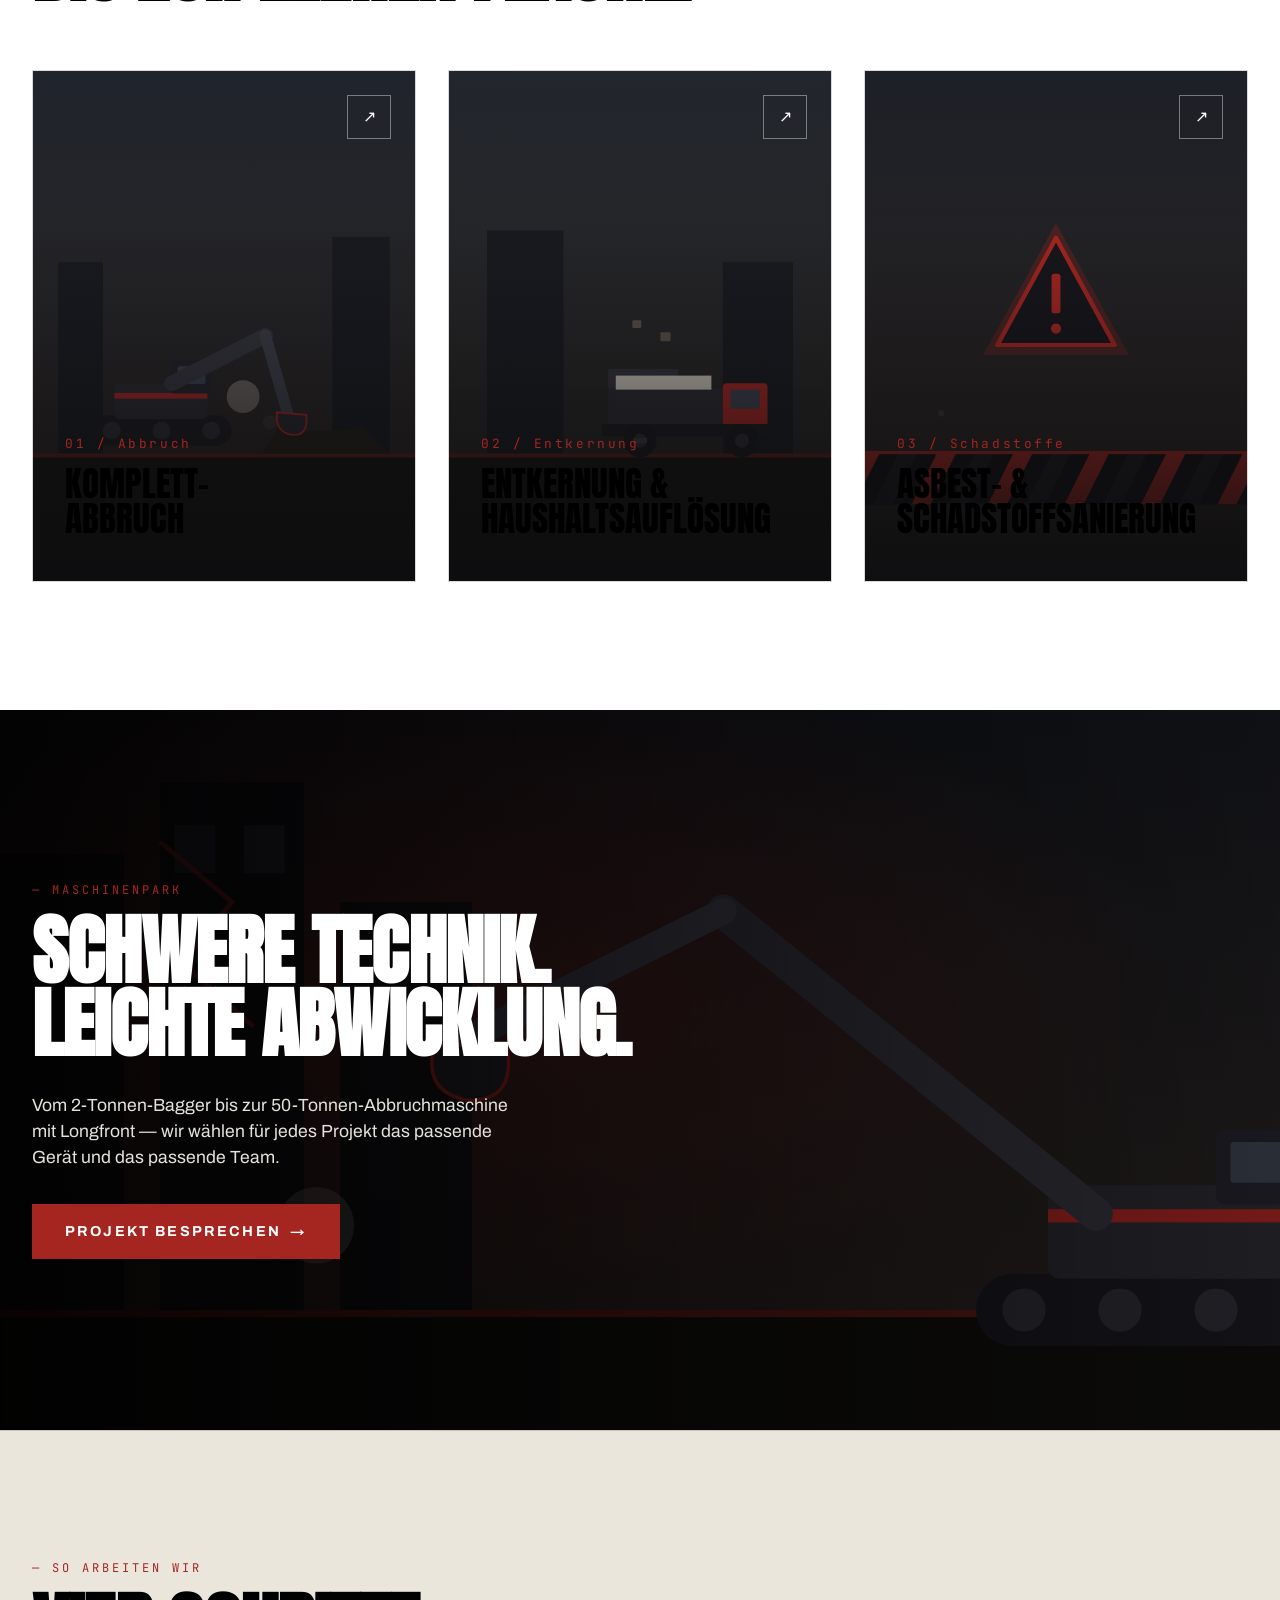
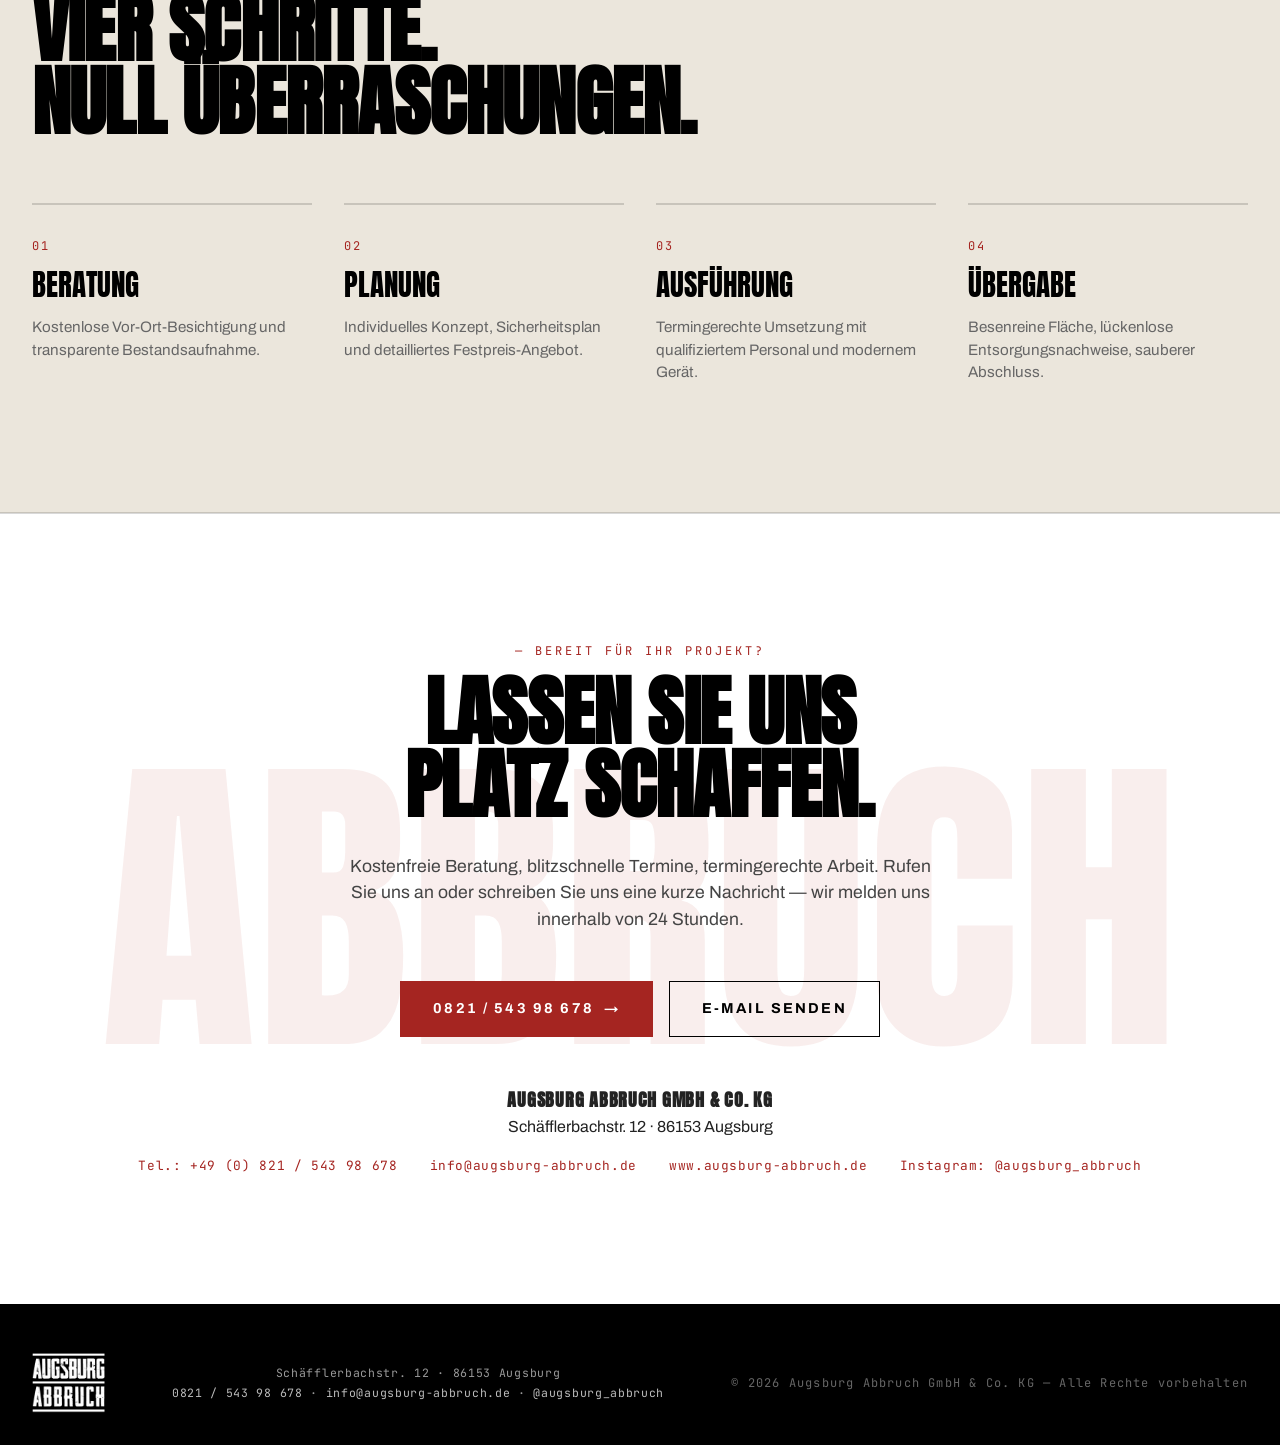
<file: augsburg-abbruch.html>
<!DOCTYPE html>
<html lang="de">
<head>
<script>document.documentElement.classList.add('js');</script>
<meta charset="UTF-8" />
<meta name="viewport" content="width=device-width, initial-scale=1.0" />
<title>AUGSBURG ABBRUCH — Wir schaffen Platz für Neues</title>
<link rel="preconnect" href="https://fonts.googleapis.com">
<link rel="preconnect" href="https://fonts.gstatic.com" crossorigin>
<link href="https://fonts.googleapis.com/css2?family=Anton&family=Archivo:wght@400;500;700;900&family=JetBrains+Mono:wght@400;700&display=swap" rel="stylesheet">
<style>
  :root{
    --bg:#ffffff;
    --bg-2:#f4f1ec;
    --ink:#000000;
    --muted:#666666;
    --accent:#a52521;       /* Rost-Rot exakt aus dem Logo */
    --accent-2:#7d1b18;     /* Dunkleres Rot für Hover */
    --line:rgba(0,0,0,.15);
  }
  *{margin:0;padding:0;box-sizing:border-box}
  html{scroll-behavior:smooth}
  body{
    background:var(--bg);
    color:var(--ink);
    font-family:'Archivo',sans-serif;
    overflow-x:hidden;
    line-height:1.5;
  }
  ::selection{background:var(--accent);color:#000}

  /* ---------- Grain Overlay ---------- */
  body::before{
    content:"";
    position:fixed;inset:0;
    background-image:url("data:image/svg+xml;utf8,<svg xmlns='http://www.w3.org/2000/svg' width='200' height='200'><filter id='n'><feTurbulence type='fractalNoise' baseFrequency='0.9' numOctaves='2'/><feColorMatrix values='0 0 0 0 0 0 0 0 0 0 0 0 0 0 0 0 0 0 0.5 0'/></filter><rect width='100%25' height='100%25' filter='url(%23n)'/></svg>");
    opacity:.18;
    pointer-events:none;
    z-index:9999;
    mix-blend-mode:overlay;
  }

  /* ---------- Nav ---------- */
  nav{
    position:fixed;top:0;left:0;right:0;
    z-index:100;
    padding:1.2rem 2rem;
    display:flex;justify-content:space-between;align-items:center;
    backdrop-filter:blur(12px);
    background:rgba(255,255,255,.92);
    border-bottom:3px solid #000;
  }
  .logo-wrap{
    display:flex;align-items:center;
    text-decoration:none;
  }
  .logo-img{
    height:54px;
    width:auto;
    display:block;
  }
  .logo{
    font-family:'Anton',sans-serif;
    font-size:1.4rem;
    letter-spacing:.15em;
    color:var(--accent);
    padding:.3rem 0;
    border-top:3px solid #000;
    border-bottom:3px solid #000;
    text-decoration:none;
  }
  .logo span{display:none}
  .nav-links{display:flex;gap:2rem;list-style:none}
  .nav-links a{
    color:var(--ink);text-decoration:none;
    font-size:.85rem;text-transform:uppercase;
    letter-spacing:.15em;font-weight:500;
    position:relative;
    transition:color .3s;
  }
  .nav-links a::after{
    content:"";position:absolute;left:0;bottom:-4px;
    width:0;height:2px;background:var(--accent);
    transition:width .3s;
  }
  .nav-links a:hover{color:var(--accent)}
  .nav-links a:hover::after{width:100%}
  .nav-cta{
    background:var(--accent);color:#fff;
    padding:.6rem 1.2rem;
    text-decoration:none;
    font-weight:700;
    font-size:.85rem;
    text-transform:uppercase;
    letter-spacing:.1em;
    transition:transform .2s, background .2s;
  }
  .nav-cta:hover{background:var(--accent-2);transform:translate(-2px,-2px);box-shadow:4px 4px 0 #000}

  /* ---------- Hero ---------- */
  .hero{
    position:relative;
    min-height:100vh;
    overflow:hidden;
    display:flex;align-items:center;
    background:#161616;            /* dark fallback if slide images don't load */
  }
  .hero-slider{
    position:absolute;inset:0;
    z-index:1;
  }
  .slide{
    position:absolute;inset:0;
    background-color:#1a1a1a;      /* dark fallback behind each slide */
    opacity:0;
    transition:opacity 1.5s ease;
    background-size:cover;
    background-position:center;
    animation:kenburns 20s ease-in-out infinite alternate;
  }
  .slide.active{opacity:1}
  .slide::after{
    content:"";position:absolute;inset:0;
    background:linear-gradient(180deg,rgba(0,0,0,.45) 0%,rgba(0,0,0,.85) 100%);
  }
  @keyframes kenburns{
    0%{transform:scale(1) translate(0,0)}
    100%{transform:scale(1.15) translate(-2%,-2%)}
  }
  .scene{position:absolute;inset:0;width:100%;height:100%;display:block}

  .hero-content{
    position:relative;z-index:2;
    padding:0 2rem;
    max-width:1400px;margin:0 auto;
    width:100%;
    color:#fff;
  }
  .hero-tag{
    display:inline-flex;align-items:center;gap:.6rem;
    font-family:'JetBrains Mono',monospace;
    font-size:.75rem;
    text-transform:uppercase;
    letter-spacing:.2em;
    color:var(--accent);
    margin-bottom:1.5rem;
    opacity:0;animation:fadeUp 1s .3s forwards;
  }
  .hero-tag::before{
    content:"";width:30px;height:1px;background:var(--accent);
  }
  .hero-logo{
    display:block;
    max-width:min(700px,90%);
    width:100%;
    height:auto;
    margin-bottom:2rem;
    filter:drop-shadow(0 0 30px rgba(0,0,0,.5)) brightness(1.05);
    opacity:0;
    transform:scale(.85) rotate(-2deg);
    animation:logoStamp 1.2s cubic-bezier(.34,1.56,.64,1) .4s forwards;
  }
  @keyframes logoStamp{
    0%{opacity:0;transform:scale(1.4) rotate(-8deg)}
    60%{opacity:1;transform:scale(.95) rotate(-1deg)}
    100%{opacity:1;transform:scale(1) rotate(0)}
  }
  h1{
    font-family:'Anton',sans-serif;
    font-size:clamp(3rem,9vw,8.5rem);
    line-height:.9;
    letter-spacing:-.02em;
    text-transform:uppercase;
    margin-bottom:2rem;
    color:#fff;
  }
  .stamp{
    display:inline-block;
    position:relative;
    padding:.3rem 0;
    border-top:6px solid #fff;
    border-bottom:6px solid #fff;
  }
  h1 .line{
    display:block;
    overflow:hidden;
  }
  h1 .line span{
    display:inline-block;
    transform:translateY(110%);
    animation:slideUp 1s cubic-bezier(.65,0,.35,1) forwards;
  }
  h1 .line:nth-child(1) span{animation-delay:.5s}
  h1 .line:nth-child(2) span{animation-delay:.7s}
  h1 .line:nth-child(3) span{animation-delay:.9s}
  h1 .accent{
    color:var(--accent);
    position:relative;
    text-shadow:1px 0 0 rgba(0,0,0,.15), -1px 0 0 rgba(255,255,255,.05);
  }
  @keyframes slideUp{to{transform:translateY(0)}}
  @keyframes fadeUp{
    from{opacity:0;transform:translateY(20px)}
    to{opacity:1;transform:translateY(0)}
  }
  .hero-sub{
    max-width:520px;
    font-size:1.05rem;
    color:#cdc8be;
    margin-bottom:2.5rem;
    opacity:0;animation:fadeUp 1s 1.2s forwards;
  }
  .hero-cta-row{
    display:flex;gap:1rem;flex-wrap:wrap;
    opacity:0;animation:fadeUp 1s 1.4s forwards;
  }
  .hero-contact{
    margin-top:2rem;
    display:flex;flex-wrap:wrap;gap:.7rem 2rem;align-items:center;
    font-family:'JetBrains Mono',monospace;
    font-size:.85rem;letter-spacing:.04em;
    color:#e5e2dc;
    opacity:0;animation:fadeUp 1s 1.6s forwards;
  }
  .hero-contact a{color:#e5e2dc;text-decoration:none;transition:color .25s}
  .hero-contact a:hover{color:var(--accent)}
  .hero-contact span span,
  .hero-contact a span{color:var(--accent);margin-right:.45rem}
  .btn{
    padding:1rem 2rem;
    font-weight:700;
    font-size:.9rem;
    text-transform:uppercase;
    letter-spacing:.15em;
    text-decoration:none;
    display:inline-flex;align-items:center;gap:.6rem;
    transition:all .3s;
    border:1px solid transparent;
  }
  .btn-primary{background:var(--accent);color:#fff}
  .btn-primary:hover{background:var(--accent-2);transform:translate(-3px,-3px);box-shadow:6px 6px 0 #000}
  .btn-ghost{border-color:#fff;color:#fff}
  .btn-ghost:hover{background:#fff;color:#000}
  .btn .arrow{transition:transform .3s}
  .btn:hover .arrow{transform:translateX(4px)}

  .slider-dots{
    position:absolute;bottom:2rem;left:2rem;
    z-index:3;display:flex;gap:.6rem;
  }
  .dot{
    width:30px;height:2px;background:rgba(255,255,255,.3);
    cursor:pointer;transition:background .3s;
  }
  .dot.active{background:var(--accent)}

  .scroll-hint{
    position:absolute;bottom:2rem;right:2rem;
    z-index:3;
    font-family:'JetBrains Mono',monospace;
    font-size:.7rem;
    text-transform:uppercase;
    letter-spacing:.2em;
    color:var(--muted);
    writing-mode:vertical-rl;
  }
  .scroll-hint::after{
    content:"";display:block;width:1px;height:50px;background:var(--accent);
    margin:1rem auto 0;
    animation:scrollLine 2s ease-in-out infinite;
    transform-origin:top;
  }
  @keyframes scrollLine{
    0%,100%{transform:scaleY(0);transform-origin:top}
    50%{transform:scaleY(1);transform-origin:top}
    51%{transform-origin:bottom}
    100%{transform:scaleY(0);transform-origin:bottom}
  }

  /* ---------- Marquee ---------- */
  .marquee{
    background:var(--accent);
    color:#fff;
    overflow:hidden;
    padding:1.4rem 0;
    border-top:4px solid #000;
    border-bottom:4px solid #000;
  }
  .marquee-track{
    display:flex;
    gap:3rem;
    animation:marquee 25s linear infinite;
    white-space:nowrap;
  }
  .marquee span{
    font-family:'Anton',sans-serif;
    font-size:2rem;
    letter-spacing:.05em;
    text-transform:uppercase;
    display:flex;align-items:center;gap:3rem;
  }
  .marquee span::after{
    content:"●";font-size:1rem;color:#fff;
  }
  @keyframes marquee{
    to{transform:translateX(-50%)}
  }

  /* ---------- Stats ---------- */
  .stats{
    padding:6rem 2rem;
    max-width:1400px;margin:0 auto;
    display:grid;
    grid-template-columns:repeat(auto-fit,minmax(220px,1fr));
    gap:3rem;
    border-bottom:1px solid var(--line);
  }
  .stat{
    border-left:2px solid var(--accent);
    padding-left:1.5rem;
  }
  .stat-num{
    font-family:'Anton',sans-serif;
    font-size:clamp(3rem,6vw,5rem);
    line-height:1;
    color:var(--ink);
  }
  .stat-label{
    font-family:'JetBrains Mono',monospace;
    font-size:.75rem;
    text-transform:uppercase;
    letter-spacing:.2em;
    color:var(--muted);
    margin-top:.6rem;
  }

  /* ---------- Section heading ---------- */
  .section{padding:8rem 2rem;max-width:1400px;margin:0 auto}
  .section-head{
    display:flex;justify-content:space-between;align-items:flex-end;
    margin-bottom:4rem;
    flex-wrap:wrap;gap:2rem;
  }
  .eyebrow{
    font-family:'JetBrains Mono',monospace;
    font-size:.75rem;
    text-transform:uppercase;
    letter-spacing:.25em;
    color:var(--accent);
    margin-bottom:1rem;
  }
  h2{
    font-family:'Anton',sans-serif;
    font-size:clamp(2.5rem,6vw,5rem);
    line-height:.95;
    text-transform:uppercase;
    letter-spacing:-.01em;
    max-width:800px;
  }

  /* ---------- Services with hover-zoom images ---------- */
  .services{
    display:grid;
    grid-template-columns:repeat(auto-fit,minmax(320px,1fr));
    gap:2rem;
  }
  .service{
    position:relative;
    overflow:hidden;
    aspect-ratio:3/4;
    cursor:pointer;
    border:1px solid var(--line);
  }
  .service-img{
    position:absolute;inset:0;
    transition:transform 1.2s cubic-bezier(.2,.8,.2,1);
    background:#16161a;
  }
  .service:hover .service-img{
    transform:scale(1.08);
  }
  .service::before{
    content:"";position:absolute;inset:0;z-index:1;
    background:linear-gradient(180deg,transparent 30%,rgba(13,13,15,.95) 100%);
  }
  .service-content{
    position:absolute;left:0;right:0;bottom:0;z-index:2;
    padding:2rem;
  }
  .service-num{
    font-family:'JetBrains Mono',monospace;
    font-size:.8rem;
    color:var(--accent);
    margin-bottom:.8rem;
    letter-spacing:.2em;
  }
  .service-title{
    font-family:'Anton',sans-serif;
    font-size:2.2rem;
    text-transform:uppercase;
    line-height:1;
    margin-bottom:.8rem;
  }
  .service-desc{
    font-size:.95rem;color:#cdc8be;
    max-height:0;overflow:hidden;
    transition:max-height .6s cubic-bezier(.2,.8,.2,1),margin .6s;
  }
  .service:hover .service-desc{
    max-height:200px;
    margin-top:.5rem;
  }
  .service-arrow{
    position:absolute;top:1.5rem;right:1.5rem;z-index:2;
    width:44px;height:44px;
    border:1px solid rgba(255,255,255,.4);
    display:flex;align-items:center;justify-content:center;
    transition:all .3s;
    color:#fff;
  }
  .service:hover .service-arrow{
    background:var(--accent);border-color:var(--accent);color:#000;
    transform:rotate(-45deg);
  }

  /* ---------- Parallax showcase ---------- */
  .showcase{
    position:relative;
    height:80vh;
    overflow:hidden;
    background:#121216;
    display:flex;align-items:center;
  }
  .showcase::after{
    content:"";position:absolute;inset:0;
    background:linear-gradient(90deg,rgba(0,0,0,.9) 0%,rgba(0,0,0,.3) 100%);
  }
  .showcase-content{
    position:relative;z-index:2;
    max-width:1400px;margin:0 auto;
    padding:0 2rem;width:100%;
    color:#fff;
  }
  .showcase h2{max-width:700px;color:#fff}
  .showcase p{
    max-width:500px;font-size:1.1rem;color:#e5e2dc;
    margin:2rem 0;
  }

  /* ---------- Process timeline ---------- */
  .process{padding:8rem 2rem;background:#ebe6dc;border-top:1px solid var(--line);border-bottom:1px solid var(--line)}
  .process-inner{max-width:1400px;margin:0 auto}
  .steps{
    display:grid;
    grid-template-columns:repeat(auto-fit,minmax(220px,1fr));
    gap:2rem;
    margin-top:4rem;
    position:relative;
  }
  .step{
    padding-top:2rem;
    border-top:2px solid var(--line);
    position:relative;
    transition:border-color .4s;
  }
  .step:hover{border-top-color:var(--accent)}
  .step-num{
    font-family:'JetBrains Mono',monospace;
    font-size:.75rem;
    letter-spacing:.2em;
    color:var(--accent);
    margin-bottom:1rem;
  }
  .step-title{
    font-family:'Anton',sans-serif;
    font-size:1.8rem;
    text-transform:uppercase;
    line-height:1;
    margin-bottom:1rem;
  }
  .step-desc{font-size:.95rem;color:var(--muted)}

  /* ---------- CTA ---------- */
  .cta-section{
    padding:8rem 2rem;
    text-align:center;
    border-top:1px solid var(--line);
    position:relative;overflow:hidden;
  }
  .cta-section::before{
    content:"ABBRUCH";
    position:absolute;
    font-family:'Anton',sans-serif;
    font-size:clamp(10rem,25vw,30rem);
    color:rgba(179,38,30,.08);
    top:50%;left:50%;
    transform:translate(-50%,-50%);
    white-space:nowrap;
    pointer-events:none;
    animation:driftX 30s linear infinite;
  }
  @keyframes driftX{
    0%{transform:translate(-60%,-50%)}
    100%{transform:translate(-40%,-50%)}
  }
  .cta-section p{
    max-width:600px;margin:0 auto 3rem;
    color:#444;font-size:1.1rem;
    position:relative;z-index:1;
  }
  .cta-section h2{margin:0 auto 2rem;position:relative;z-index:1}
  .contact-info{
    position:relative;z-index:1;
    margin-top:3rem;
    display:flex;flex-direction:column;align-items:center;gap:1rem;
  }
  .contact-info address{
    font-style:normal;line-height:1.6;color:#222;
  }
  .contact-info address strong{
    font-family:'Anton',sans-serif;font-size:1.15rem;
    letter-spacing:.04em;text-transform:uppercase;
  }
  .contact-links{
    display:flex;flex-wrap:wrap;justify-content:center;gap:.6rem 2rem;
    font-family:'JetBrains Mono',monospace;
    font-size:.8rem;letter-spacing:.05em;
  }
  .contact-links a{
    color:var(--accent);text-decoration:none;
    border-bottom:1px solid transparent;transition:border-color .25s;
  }
  .contact-links a:hover{border-color:var(--accent)}

  /* ---------- Footer ---------- */
  footer{
    background:#000;padding:3rem 2rem 2rem;
    border-top:1px solid var(--line);
  }
  .foot-inner{
    max-width:1400px;margin:0 auto;
    display:flex;justify-content:space-between;align-items:center;
    flex-wrap:wrap;gap:1.5rem;
  }
  .foot-inner small{
    color:var(--muted);
    font-family:'JetBrains Mono',monospace;
    font-size:.75rem;
    letter-spacing:.1em;
  }

  /* ---------- Reveal on scroll ---------- */
  .reveal{
    opacity:0;
    transform:translateY(40px);
    transition:opacity .9s ease, transform .9s cubic-bezier(.2,.8,.2,1);
  }
  .reveal.in{opacity:1;transform:translateY(0)}

  /* ---------- No-JS / reduced-motion fallback: show everything ---------- */
  html:not(.js) .hero-tag,
  html:not(.js) .hero-logo,
  html:not(.js) .hero-sub,
  html:not(.js) .hero-cta-row,
  html:not(.js) .hero-contact,
  html:not(.js) h1 .line span,
  html:not(.js) .reveal{
    opacity:1 !important;
    transform:none !important;
    animation:none !important;
  }
  @media (prefers-reduced-motion:reduce){
    .hero-tag,.hero-logo,.hero-sub,.hero-cta-row,.hero-contact,h1 .line span,.reveal{
      opacity:1 !important;transform:none !important;animation:none !important;
    }
    .slide{animation:none !important}
  }

  /* ---------- Mobile ---------- */
  @media (max-width:768px){
    .nav-links{display:none}
    nav{padding:1rem}
    .scroll-hint{display:none}
    .showcase{background-attachment:scroll}
  }
</style>
</head>
<body>

<!-- NAV -->
<nav>
  <a href="#" class="logo-wrap"><img src="logo.png" alt="Augsburg Abbruch" class="logo-img" /></a>
  <ul class="nav-links">
    <li><a href="#leistungen">Leistungen</a></li>
    <li><a href="#prozess">Prozess</a></li>
    <li><a href="#kontakt">Kontakt</a></li>
  </ul>
  <a href="tel:+4982154398678" class="nav-cta">0821 / 543 98 678</a>
</nav>

<!-- HERO -->
<section class="hero">
  <div class="hero-slider">

    <!-- SLIDE 1 — Bagger beim Abbruch -->
    <div class="slide active">
      <svg class="scene" viewBox="0 0 1200 800" preserveAspectRatio="xMidYMid slice" xmlns="http://www.w3.org/2000/svg" aria-hidden="true">
        <defs>
          <linearGradient id="sky1" x1="0" y1="0" x2="0" y2="1">
            <stop offset="0" stop-color="#191c22"/><stop offset=".62" stop-color="#2a2521"/><stop offset="1" stop-color="#3c2723"/>
          </linearGradient>
          <radialGradient id="glow1" cx="80%" cy="64%" r="46%">
            <stop offset="0" stop-color="#a52521" stop-opacity=".5"/><stop offset="1" stop-color="#a52521" stop-opacity="0"/>
          </radialGradient>
        </defs>
        <rect width="1200" height="800" fill="url(#sky1)"/>
        <rect width="1200" height="800" fill="url(#glow1)"/>
        <g fill="#14161b" opacity=".85">
          <rect x="40" y="430" width="92" height="250"/><rect x="150" y="372" width="68" height="308"/>
          <rect x="236" y="452" width="112" height="228"/><rect x="900" y="392" width="86" height="288"/>
          <rect x="1004" y="338" width="128" height="342"/>
        </g>
        <rect x="0" y="648" width="1200" height="160" fill="#131210"/>
        <rect x="0" y="648" width="1200" height="7" fill="#a52521" opacity=".55"/>
        <g fill="#211f1a"><polygon points="770,648 1000,648 952,604 842,612 800,586"/><polygon points="110,648 360,648 318,616 236,598 174,620"/></g>
        <!-- Staub -->
        <g fill="#cfc7ba">
          <circle cx="648" cy="600" r="16" opacity="0"><animate attributeName="cy" values="600;520" dur="3.4s" repeatCount="indefinite"/><animate attributeName="r" values="12;46" dur="3.4s" repeatCount="indefinite"/><animate attributeName="opacity" values="0;.42;0" dur="3.4s" repeatCount="indefinite"/></circle>
          <circle cx="690" cy="606" r="14" opacity="0"><animate attributeName="cy" values="606;540" dur="4.1s" begin="1s" repeatCount="indefinite"/><animate attributeName="r" values="10;40" dur="4.1s" begin="1s" repeatCount="indefinite"/><animate attributeName="opacity" values="0;.32;0" dur="4.1s" begin="1s" repeatCount="indefinite"/></circle>
          <circle cx="610" cy="610" r="14" opacity="0"><animate attributeName="cy" values="610;556" dur="3.8s" begin="2s" repeatCount="indefinite"/><animate attributeName="r" values="10;36" dur="3.8s" begin="2s" repeatCount="indefinite"/><animate attributeName="opacity" values="0;.3;0" dur="3.8s" begin="2s" repeatCount="indefinite"/></circle>
        </g>
        <!-- Bagger -->
        <g>
          <rect x="300" y="592" width="232" height="50" rx="25" fill="#1b1b20"/>
          <circle cx="332" cy="617" r="15" fill="#2d2d34"/><circle cx="416" cy="617" r="15" fill="#2d2d34"/><circle cx="500" cy="617" r="15" fill="#2d2d34"/>
          <rect x="338" y="540" width="152" height="58" rx="8" fill="#2a2a31"/>
          <rect x="338" y="556" width="152" height="9" fill="#a52521"/>
          <rect x="430" y="503" width="68" height="55" rx="6" fill="#22222b"/>
          <rect x="442" y="512" width="46" height="30" rx="3" fill="#3b414d"/>
          <g>
            <animateTransform attributeName="transform" type="rotate" values="-6 432 540; 9 432 540; -6 432 540" dur="4.6s" repeatCount="indefinite" calcMode="spline" keyTimes="0;.5;1" keySplines=".4 0 .2 1;.4 0 .2 1"/>
            <line x1="432" y1="540" x2="566" y2="436" stroke="#34343d" stroke-width="26" stroke-linecap="round"/>
            <line x1="566" y1="436" x2="624" y2="566" stroke="#3d3d49" stroke-width="20" stroke-linecap="round"/>
            <path d="M602 560 q2 36 34 33 q24 -3 16 -36 z" fill="#26262f" stroke="#a52521" stroke-width="3"/>
          </g>
        </g>
      </svg>
    </div>

    <!-- SLIDE 2 — Abrissbirne -->
    <div class="slide">
      <svg class="scene" viewBox="0 0 1200 800" preserveAspectRatio="xMidYMid slice" xmlns="http://www.w3.org/2000/svg" aria-hidden="true">
        <defs>
          <linearGradient id="sky2" x1="0" y1="0" x2="0" y2="1"><stop offset="0" stop-color="#171a20"/><stop offset="1" stop-color="#332420"/></linearGradient>
          <radialGradient id="glow2" cx="22%" cy="30%" r="55%"><stop offset="0" stop-color="#a52521" stop-opacity=".4"/><stop offset="1" stop-color="#a52521" stop-opacity="0"/></radialGradient>
        </defs>
        <rect width="1200" height="800" fill="url(#sky2)"/><rect width="1200" height="800" fill="url(#glow2)"/>
        <rect x="0" y="652" width="1200" height="148" fill="#121110"/>
        <rect x="0" y="652" width="1200" height="7" fill="#a52521" opacity=".5"/>
        <!-- Gebäude -->
        <g>
          <polygon points="812,652 812,250 980,250 1060,300 1060,652" fill="#1d1d23"/>
          <g fill="#2b2b34"><rect x="836" y="286" width="40" height="46"/><rect x="896" y="286" width="40" height="46"/><rect x="956" y="312" width="40" height="46"/><rect x="836" y="360" width="40" height="46"/><rect x="896" y="360" width="40" height="46"/><rect x="1006" y="360" width="40" height="46"/><rect x="836" y="434" width="40" height="46"/><rect x="956" y="434" width="40" height="46"/></g>
          <path d="M812 300 L860 340 L824 388 L884 430 L840 480" stroke="#a52521" stroke-width="3" fill="none" opacity=".75"/>
        </g>
        <!-- Kran -->
        <rect x="232" y="150" width="26" height="502" fill="#2c2c34"/>
        <g stroke="#1c1c22" stroke-width="4"><line x1="232" y1="190" x2="258" y2="230"/><line x1="258" y1="190" x2="232" y2="230"/><line x1="232" y1="270" x2="258" y2="310"/><line x1="258" y1="270" x2="232" y2="310"/><line x1="232" y1="350" x2="258" y2="390"/><line x1="258" y1="350" x2="232" y2="390"/><line x1="232" y1="430" x2="258" y2="470"/><line x1="258" y1="430" x2="232" y2="470"/></g>
        <rect x="120" y="150" width="440" height="20" fill="#33333c"/>
        <rect x="104" y="142" width="46" height="40" fill="#a52521"/>
        <!-- Pendel -->
        <g>
          <animateTransform attributeName="transform" type="rotate" values="17 520 162;-17 520 162;17 520 162" dur="3.6s" repeatCount="indefinite" calcMode="spline" keyTimes="0;.5;1" keySplines=".45 0 .55 1;.45 0 .55 1"/>
          <line x1="520" y1="162" x2="520" y2="452" stroke="#7d7d86" stroke-width="4"/>
          <circle cx="520" cy="486" r="38" fill="#17171c"/><circle cx="520" cy="486" r="38" fill="none" stroke="#a52521" stroke-width="4"/><circle cx="508" cy="474" r="11" fill="#2c2c34"/>
        </g>
        <!-- fallende Trümmer -->
        <g fill="#26262e">
          <rect x="820" y="300" width="22" height="16" rx="2"><animateTransform attributeName="transform" type="translate" values="0 0;-30 360" dur="2.8s" repeatCount="indefinite"/><animate attributeName="opacity" values="1;1;0" dur="2.8s" repeatCount="indefinite"/></rect>
          <rect x="852" y="340" width="16" height="14" rx="2"><animateTransform attributeName="transform" type="translate" values="0 0;-46 320" dur="3.3s" begin=".7s" repeatCount="indefinite"/><animate attributeName="opacity" values="1;1;0" dur="3.3s" begin=".7s" repeatCount="indefinite"/></rect>
        </g>
        <g fill="#cfc7ba"><circle cx="500" cy="640" r="14" opacity="0"><animate attributeName="cy" values="640;584" dur="3.2s" repeatCount="indefinite"/><animate attributeName="r" values="10;40" dur="3.2s" repeatCount="indefinite"/><animate attributeName="opacity" values="0;.34;0" dur="3.2s" repeatCount="indefinite"/></circle></g>
      </svg>
    </div>

    <!-- SLIDE 3 — Einsturz & Staub -->
    <div class="slide">
      <svg class="scene" viewBox="0 0 1200 800" preserveAspectRatio="xMidYMid slice" xmlns="http://www.w3.org/2000/svg" aria-hidden="true">
        <defs>
          <linearGradient id="sky3" x1="0" y1="0" x2="0" y2="1"><stop offset="0" stop-color="#15171d"/><stop offset="1" stop-color="#352621"/></linearGradient>
          <radialGradient id="glow3" cx="50%" cy="78%" r="55%"><stop offset="0" stop-color="#a52521" stop-opacity=".4"/><stop offset="1" stop-color="#a52521" stop-opacity="0"/></radialGradient>
        </defs>
        <rect width="1200" height="800" fill="url(#sky3)"/><rect width="1200" height="800" fill="url(#glow3)"/>
        <rect x="0" y="650" width="1200" height="150" fill="#121110"/>
        <rect x="0" y="650" width="1200" height="7" fill="#a52521" opacity=".5"/>
        <!-- Restturm -->
        <polygon points="250,650 250,230 430,230 430,420 392,360 360,470 320,400 290,520 260,440" fill="#1c1c22"/>
        <g fill="#2b2b34"><rect x="278" y="266" width="34" height="40"/><rect x="338" y="266" width="34" height="40"/><rect x="278" y="332" width="34" height="40"/></g>
        <!-- Schutt -->
        <polygon points="430,650 880,650 820,596 700,612 600,580 510,612" fill="#211f1a"/>
        <!-- Staubwolken -->
        <g fill="#d2cabd">
          <circle cx="640" cy="600" r="30" opacity="0"><animate attributeName="r" values="20;120" dur="5s" repeatCount="indefinite"/><animate attributeName="cy" values="600;470" dur="5s" repeatCount="indefinite"/><animate attributeName="opacity" values="0;.4;0" dur="5s" repeatCount="indefinite"/></circle>
          <circle cx="560" cy="610" r="26" opacity="0"><animate attributeName="r" values="16;96" dur="5.6s" begin="1.4s" repeatCount="indefinite"/><animate attributeName="cy" values="610;500" dur="5.6s" begin="1.4s" repeatCount="indefinite"/><animate attributeName="opacity" values="0;.32;0" dur="5.6s" begin="1.4s" repeatCount="indefinite"/></circle>
          <circle cx="720" cy="606" r="24" opacity="0"><animate attributeName="r" values="16;104" dur="6.2s" begin="2.6s" repeatCount="indefinite"/><animate attributeName="cy" values="606;486" dur="6.2s" begin="2.6s" repeatCount="indefinite"/><animate attributeName="opacity" values="0;.3;0" dur="6.2s" begin="2.6s" repeatCount="indefinite"/></circle>
        </g>
        <g fill="#26262e">
          <rect x="470" y="430" width="20" height="16" rx="2"><animateTransform attributeName="transform" type="translate" values="0 0;30 220" dur="2.6s" repeatCount="indefinite"/><animate attributeName="opacity" values="1;1;0" dur="2.6s" repeatCount="indefinite"/></rect>
          <rect x="540" y="400" width="14" height="12" rx="2"><animateTransform attributeName="transform" type="translate" values="0 0;-26 250" dur="3.1s" begin=".9s" repeatCount="indefinite"/><animate attributeName="opacity" values="1;1;0" dur="3.1s" begin=".9s" repeatCount="indefinite"/></rect>
        </g>
      </svg>
    </div>

  </div>

  <div class="hero-content">
    <div class="hero-tag">Abbruch · Entkernung · Schadstoffsanierung</div>
    <img src="logo.png" alt="Augsburg Abbruch" class="hero-logo" />
    <p class="hero-sub">
      Seit Jahren Ihr Partner für sicheren, fachgerechten Rückbau im Süden Deutschlands.
      Präzise geplant. Termingerecht ausgeführt. Schadstofffrei entsorgt.
    </p>
    <div class="hero-cta-row">
      <a href="#kontakt" class="btn btn-primary">Angebot anfragen <span class="arrow">→</span></a>
      <a href="#leistungen" class="btn btn-ghost">Unsere Leistungen</a>
    </div>

    <div class="hero-contact">
      <a href="tel:+4982154398678"><span>☏</span> +49 (0) 821 / 543 98 678</a>
      <a href="mailto:info@augsburg-abbruch.de"><span>✉</span> info@augsburg-abbruch.de</a>
      <span class="hero-contact-addr"><span>⚲</span> Schäfflerbachstr. 12 · 86153 Augsburg</span>
    </div>
  </div>

  <div class="slider-dots">
    <div class="dot active" data-i="0"></div>
    <div class="dot" data-i="1"></div>
    <div class="dot" data-i="2"></div>
  </div>
  <div class="scroll-hint">Scroll</div>
</section>

<!-- MARQUEE -->
<div class="marquee">
  <div class="marquee-track">
    <span>Abbruch</span><span>Entkernung</span><span>Asbestsanierung</span><span>Recycling</span><span>Sicherheit</span><span>Präzision</span>
    <span>Abbruch</span><span>Entkernung</span><span>Asbestsanierung</span><span>Recycling</span><span>Sicherheit</span><span>Präzision</span>
  </div>
</div>

<!-- STATS -->
<section class="stats">
  <div class="stat reveal">
    <div class="stat-num" data-target="500">0</div>
    <div class="stat-label">Projekte realisiert</div>
  </div>
  <div class="stat reveal">
    <div class="stat-num" data-target="15">0</div>
    <div class="stat-label">Jahre Erfahrung</div>
  </div>
  <div class="stat reveal">
    <div class="stat-num" data-target="98">0</div>
    <div class="stat-label">% Recyclingquote</div>
  </div>
  <div class="stat reveal">
    <div class="stat-num" data-target="24">0</div>
    <div class="stat-label">Std. Reaktionszeit</div>
  </div>
</section>

<!-- SERVICES -->
<section class="section" id="leistungen">
  <div class="section-head">
    <div>
      <div class="eyebrow reveal">— Unsere Leistungen</div>
      <h2 class="reveal">Vom Plan<br>bis zur leeren Fläche.</h2>
    </div>
    <p class="reveal" style="max-width:400px;color:var(--muted)">
      Drei Kernkompetenzen. Ein durchgängiger Prozess. Hover über die Karten für mehr Details.
    </p>
  </div>

  <div class="services">
    <div class="service reveal">
      <div class="service-img">
        <svg class="scene" viewBox="0 0 600 800" preserveAspectRatio="xMidYMid slice" xmlns="http://www.w3.org/2000/svg" aria-hidden="true">
          <defs><linearGradient id="ss1" x1="0" y1="0" x2="0" y2="1"><stop offset="0" stop-color="#20242c"/><stop offset="1" stop-color="#2c2521"/></linearGradient></defs>
          <rect width="600" height="800" fill="url(#ss1)"/>
          <g fill="#181a20"><rect x="40" y="300" width="70" height="320"/><rect x="470" y="260" width="90" height="360"/></g>
          <rect x="0" y="600" width="600" height="200" fill="#141310"/>
          <rect x="0" y="600" width="600" height="6" fill="#a52521" opacity=".55"/>
          <polygon points="360,600 560,600 520,560 430,566 392,548" fill="#211f1a"/>
          <g fill="#cfc7ba">
            <circle cx="330" cy="556" r="12" opacity="0"><animate attributeName="cy" values="556;470" dur="3.4s" repeatCount="indefinite"/><animate attributeName="r" values="10;40" dur="3.4s" repeatCount="indefinite"/><animate attributeName="opacity" values="0;.4;0" dur="3.4s" repeatCount="indefinite"/></circle>
            <circle cx="372" cy="560" r="10" opacity="0"><animate attributeName="cy" values="560;486" dur="4s" begin="1.3s" repeatCount="indefinite"/><animate attributeName="r" values="8;34" dur="4s" begin="1.3s" repeatCount="indefinite"/><animate attributeName="opacity" values="0;.3;0" dur="4s" begin="1.3s" repeatCount="indefinite"/></circle>
          </g>
          <g>
            <rect x="92" y="540" width="220" height="48" rx="24" fill="#1b1b20"/>
            <circle cx="124" cy="564" r="14" fill="#2d2d34"/><circle cx="202" cy="564" r="14" fill="#2d2d34"/><circle cx="280" cy="564" r="14" fill="#2d2d34"/>
            <rect x="128" y="490" width="146" height="56" rx="8" fill="#2a2a31"/>
            <rect x="128" y="505" width="146" height="9" fill="#a52521"/>
            <rect x="216" y="454" width="64" height="52" rx="6" fill="#22222b"/>
            <rect x="227" y="463" width="44" height="28" rx="3" fill="#3b414d"/>
            <g>
              <animateTransform attributeName="transform" type="rotate" values="-7 218 490; 9 218 490; -7 218 490" dur="4.4s" repeatCount="indefinite" calcMode="spline" keyTimes="0;.5;1" keySplines=".4 0 .2 1;.4 0 .2 1"/>
              <line x1="218" y1="490" x2="352" y2="394" stroke="#34343d" stroke-width="24" stroke-linecap="round"/>
              <line x1="352" y1="394" x2="408" y2="516" stroke="#3d3d49" stroke-width="18" stroke-linecap="round"/>
              <path d="M388 510 q2 34 32 31 q22 -3 14 -34 z" fill="#26262f" stroke="#a52521" stroke-width="3"/>
            </g>
          </g>
        </svg>
      </div>
      <div class="service-arrow">↗</div>
      <div class="service-content">
        <div class="service-num">01 / Abbruch</div>
        <div class="service-title">Komplett-<br>abbruch</div>
        <div class="service-desc">
          Fachgerechter Rückbau von Wohn-, Gewerbe- und Industriegebäuden — inklusive vorgeschriebener Entsorgung und Baustelleneinrichtung.
        </div>
      </div>
    </div>

    <div class="service reveal">
      <div class="service-img">
        <svg class="scene" viewBox="0 0 600 800" preserveAspectRatio="xMidYMid slice" xmlns="http://www.w3.org/2000/svg" aria-hidden="true">
          <defs><linearGradient id="ss2" x1="0" y1="0" x2="0" y2="1"><stop offset="0" stop-color="#22262d"/><stop offset="1" stop-color="#2a2521"/></linearGradient></defs>
          <rect width="600" height="800" fill="url(#ss2)"/>
          <g fill="#181a20"><rect x="60" y="250" width="120" height="370"/><rect x="430" y="300" width="110" height="320"/></g>
          <rect x="0" y="600" width="600" height="200" fill="#141310"/>
          <rect x="0" y="600" width="600" height="6" fill="#a52521" opacity=".55"/>
          <!-- fallende Trümmer in die Mulde -->
          <g fill="#5a5249">
            <rect x="300" y="320" width="22" height="18" rx="3"><animateTransform attributeName="transform" type="translate" values="0 0;0 150" dur="1.8s" repeatCount="indefinite"/><animate attributeName="opacity" values="0;1;1;0" keyTimes="0;.1;.8;1" dur="1.8s" repeatCount="indefinite"/></rect>
            <rect x="332" y="340" width="16" height="14" rx="2"><animateTransform attributeName="transform" type="translate" values="0 0;0 130" dur="2.2s" begin=".6s" repeatCount="indefinite"/><animate attributeName="opacity" values="0;1;1;0" keyTimes="0;.1;.8;1" dur="2.2s" begin=".6s" repeatCount="indefinite"/></rect>
            <rect x="288" y="350" width="14" height="12" rx="2"><animateTransform attributeName="transform" type="translate" values="0 0;0 120" dur="2s" begin="1.1s" repeatCount="indefinite"/><animate attributeName="opacity" values="0;1;1;0" keyTimes="0;.1;.8;1" dur="2s" begin="1.1s" repeatCount="indefinite"/></rect>
          </g>
          <!-- LKW (Kipper) -->
          <g>
            <animateTransform attributeName="transform" type="translate" values="0 0;0 -4;0 0" dur="1.4s" repeatCount="indefinite"/>
            <polygon points="250,500 430,500 430,560 250,560" fill="#2a2a31"/>
            <polygon points="250,500 250,470 360,470 360,500" fill="#33333c"/>
            <rect x="430" y="492" width="70" height="68" rx="6" fill="#a52521"/>
            <rect x="442" y="502" width="46" height="30" rx="3" fill="#3b414d"/>
            <rect x="240" y="556" width="270" height="20" rx="4" fill="#1b1b20"/>
            <g fill="#cdc8be"><rect x="262" y="480" width="150" height="22"/></g>
            <g fill="#17171c"><circle cx="300" cy="582" r="26"/><circle cx="460" cy="582" r="26"/></g>
            <g fill="#2d2d34"><circle cx="300" cy="582" r="11"><animateTransform attributeName="transform" type="rotate" values="0 300 582;360 300 582" dur="2.4s" repeatCount="indefinite"/></circle></g>
            <g fill="#2d2d34"><circle cx="460" cy="582" r="11"><animateTransform attributeName="transform" type="rotate" values="0 460 582;360 460 582" dur="2.4s" repeatCount="indefinite"/></circle></g>
            <rect x="296" y="571" width="8" height="22" fill="#3b3b44"><animateTransform attributeName="transform" type="rotate" values="0 300 582;360 300 582" dur="2.4s" repeatCount="indefinite"/></rect>
          </g>
        </svg>
      </div>
      <div class="service-arrow">↗</div>
      <div class="service-content">
        <div class="service-num">02 / Entkernung</div>
        <div class="service-title">Entkernung &<br>Haushalts­auflösung</div>
        <div class="service-desc">
          Selektiver Rückbau, sortenreine Trennung und konsequentes Baustoff-Recycling — sauber, schnell, dokumentiert.
        </div>
      </div>
    </div>

    <div class="service reveal">
      <div class="service-img">
        <svg class="scene" viewBox="0 0 600 800" preserveAspectRatio="xMidYMid slice" xmlns="http://www.w3.org/2000/svg" aria-hidden="true">
          <defs>
            <linearGradient id="ss3" x1="0" y1="0" x2="0" y2="1"><stop offset="0" stop-color="#1d2027"/><stop offset="1" stop-color="#2c2420"/></linearGradient>
            <clipPath id="band3"><rect x="0" y="600" width="600" height="80"/></clipPath>
          </defs>
          <rect width="600" height="800" fill="url(#ss3)"/>
          <!-- driftende Partikel -->
          <g fill="#7a746a">
            <circle cx="120" cy="640" r="5" opacity="0"><animate attributeName="cy" values="640;120" dur="9s" repeatCount="indefinite"/><animate attributeName="opacity" values="0;.6;0" dur="9s" repeatCount="indefinite"/></circle>
            <circle cx="470" cy="700" r="4" opacity="0"><animate attributeName="cy" values="700;160" dur="11s" begin="2s" repeatCount="indefinite"/><animate attributeName="opacity" values="0;.5;0" dur="11s" begin="2s" repeatCount="indefinite"/></circle>
            <circle cx="320" cy="720" r="6" opacity="0"><animate attributeName="cy" values="720;200" dur="10s" begin="4s" repeatCount="indefinite"/><animate attributeName="opacity" values="0;.55;0" dur="10s" begin="4s" repeatCount="indefinite"/></circle>
            <circle cx="540" cy="660" r="4" opacity="0"><animate attributeName="cy" values="660;140" dur="12s" begin="1s" repeatCount="indefinite"/><animate attributeName="opacity" values="0;.45;0" dur="12s" begin="1s" repeatCount="indefinite"/></circle>
          </g>
          <!-- Warndreieck mit pulsierendem Halo -->
          <polygon points="300,250 405,440 195,440" fill="none" stroke="#a52521" stroke-width="6" opacity=".25"><animate attributeName="opacity" values=".08;.5;.08" dur="2.4s" repeatCount="indefinite"/><animate attributeName="stroke-width" values="6;16;6" dur="2.4s" repeatCount="indefinite"/></polygon>
          <polygon points="300,262 392,430 208,430" fill="#16161b" stroke="#a52521" stroke-width="7" stroke-linejoin="round"/>
          <rect x="293" y="318" width="14" height="62" rx="4" fill="#a52521"/>
          <circle cx="300" cy="404" r="8" fill="#a52521"/>
          <!-- Gefahrenstreifen -->
          <rect x="0" y="600" width="600" height="80" fill="#101012"/>
          <g clip-path="url(#band3)">
            <g>
              <animateTransform attributeName="transform" type="translate" values="0 0;-120 0" dur="2s" repeatCount="indefinite"/>
              <g fill="#a52521"><polygon points="-60,680 -30,680 10,600 -20,600"/><polygon points="60,680 90,680 130,600 100,600"/><polygon points="180,680 210,680 250,600 220,600"/><polygon points="300,680 330,680 370,600 340,600"/><polygon points="420,680 450,680 490,600 460,600"/><polygon points="540,680 570,680 610,600 580,600"/><polygon points="660,680 690,680 730,600 700,600"/></g>
              <g fill="#1a1a1f"><polygon points="0,680 30,680 70,600 40,600"/><polygon points="120,680 150,680 190,600 160,600"/><polygon points="240,680 270,680 310,600 280,600"/><polygon points="360,680 390,680 430,600 400,600"/><polygon points="480,680 510,680 550,600 520,600"/><polygon points="600,680 630,680 670,600 640,600"/><polygon points="720,680 750,680 790,600 760,600"/></g>
            </g>
          </g>
          <rect x="0" y="596" width="600" height="5" fill="#a52521"/>
        </svg>
      </div>
      <div class="service-arrow">↗</div>
      <div class="service-content">
        <div class="service-num">03 / Schadstoffe</div>
        <div class="service-title">Asbest- &<br>Schadstoff­sanierung</div>
        <div class="service-desc">
          Sanierung nach TRGS 519 mit zertifizierten Mitarbeitern, voller Schutzausrüstung und lückenloser Entsorgungskette.
        </div>
      </div>
    </div>
  </div>
</section>

<!-- PARALLAX SHOWCASE -->
<section class="showcase">
  <svg class="scene" viewBox="0 0 1400 600" preserveAspectRatio="xMidYMid slice" xmlns="http://www.w3.org/2000/svg" aria-hidden="true">
    <defs>
      <linearGradient id="shw" x1="0" y1="0" x2="0" y2="1"><stop offset="0" stop-color="#16181e"/><stop offset="1" stop-color="#2c2420"/></linearGradient>
      <radialGradient id="shwg" cx="32%" cy="40%" r="50%"><stop offset="0" stop-color="#a52521" stop-opacity=".35"/><stop offset="1" stop-color="#a52521" stop-opacity="0"/></radialGradient>
    </defs>
    <rect width="1400" height="600" fill="url(#shw)"/><rect width="1400" height="600" fill="url(#shwg)"/>
    <g fill="#101218" opacity=".9"><rect x="120" y="120" width="150" height="380"/><rect x="300" y="60" width="120" height="440"/><rect x="450" y="160" width="110" height="340"/></g>
    <g fill="#2a2a33"><rect x="312" y="96" width="34" height="40"/><rect x="370" y="96" width="34" height="40"/><rect x="312" y="170" width="34" height="40"/></g>
    <path d="M300 110 L360 160 L318 210 L378 264" stroke="#a52521" stroke-width="4" fill="none" opacity=".7"/>
    <rect x="0" y="500" width="1400" height="100" fill="#100f0d"/>
    <rect x="0" y="500" width="1400" height="6" fill="#a52521" opacity=".5"/>
    <g fill="#cfc7ba"><circle cx="430" cy="470" r="18" opacity="0"><animate attributeName="cy" values="470;370" dur="4.4s" repeatCount="indefinite"/><animate attributeName="r" values="14;58" dur="4.4s" repeatCount="indefinite"/><animate attributeName="opacity" values="0;.36;0" dur="4.4s" repeatCount="indefinite"/></circle></g>
    <!-- Longfront-Bagger -->
    <g>
      <rect x="980" y="470" width="320" height="60" rx="30" fill="#191920"/>
      <g fill="#2d2d35"><circle cx="1020" cy="500" r="18"/><circle cx="1100" cy="500" r="18"/><circle cx="1180" cy="500" r="18"/><circle cx="1260" cy="500" r="18"/></g>
      <rect x="1040" y="396" width="200" height="78" rx="10" fill="#2a2a31"/>
      <rect x="1040" y="416" width="200" height="11" fill="#a52521"/>
      <rect x="1180" y="350" width="78" height="62" rx="7" fill="#22222b"/>
      <rect x="1192" y="360" width="54" height="34" rx="3" fill="#3b414d"/>
      <g>
        <animateTransform attributeName="transform" type="rotate" values="-3 1080 420; 3 1080 420; -3 1080 420" dur="6s" repeatCount="indefinite" calcMode="spline" keyTimes="0;.5;1" keySplines=".4 0 .2 1;.4 0 .2 1"/>
        <line x1="1080" y1="420" x2="760" y2="180" stroke="#34343d" stroke-width="28" stroke-linecap="round"/>
        <line x1="760" y1="180" x2="540" y2="300" stroke="#3d3d49" stroke-width="22" stroke-linecap="round"/>
        <path d="M524 300 q-10 40 30 46 q40 -2 30 -46 z" fill="#26262f" stroke="#a52521" stroke-width="3"/>
      </g>
    </g>
  </svg>
  <div class="showcase-content">
    <div class="eyebrow reveal">— Maschinenpark</div>
    <h2 class="reveal">Schwere Technik.<br>Leichte Abwicklung.</h2>
    <p class="reveal">
      Vom 2-Tonnen-Bagger bis zur 50-Tonnen-Abbruchmaschine mit Longfront — wir wählen für jedes Projekt das passende Gerät und das passende Team.
    </p>
    <a href="#kontakt" class="btn btn-primary reveal">Projekt besprechen <span class="arrow">→</span></a>
  </div>
</section>

<!-- PROCESS -->
<section class="process" id="prozess">
  <div class="process-inner">
    <div class="section-head">
      <div>
        <div class="eyebrow reveal">— So arbeiten wir</div>
        <h2 class="reveal">Vier Schritte.<br>Null Überraschungen.</h2>
      </div>
    </div>

    <div class="steps">
      <div class="step reveal">
        <div class="step-num">01</div>
        <div class="step-title">Beratung</div>
        <div class="step-desc">Kostenlose Vor-Ort-Besichtigung und transparente Bestandsaufnahme.</div>
      </div>
      <div class="step reveal">
        <div class="step-num">02</div>
        <div class="step-title">Planung</div>
        <div class="step-desc">Individuelles Konzept, Sicherheitsplan und detailliertes Festpreis-Angebot.</div>
      </div>
      <div class="step reveal">
        <div class="step-num">03</div>
        <div class="step-title">Ausführung</div>
        <div class="step-desc">Termingerechte Umsetzung mit qualifiziertem Personal und modernem Gerät.</div>
      </div>
      <div class="step reveal">
        <div class="step-num">04</div>
        <div class="step-title">Übergabe</div>
        <div class="step-desc">Besenreine Fläche, lückenlose Entsorgungsnachweise, sauberer Abschluss.</div>
      </div>
    </div>
  </div>
</section>

<!-- CTA -->
<section class="cta-section" id="kontakt">
  <div class="eyebrow reveal">— Bereit für Ihr Projekt?</div>
  <h2 class="reveal">Lassen Sie uns<br>Platz schaffen.</h2>
  <p class="reveal">
    Kostenfreie Beratung, blitzschnelle Termine, termingerechte Arbeit. Rufen Sie uns an oder schreiben Sie uns eine kurze Nachricht — wir melden uns innerhalb von 24 Stunden.
  </p>
  <div class="hero-cta-row reveal" style="justify-content:center">
    <a href="tel:+4982154398678" class="btn btn-primary">0821 / 543 98 678 <span class="arrow">→</span></a>
    <a href="mailto:info@augsburg-abbruch.de" class="btn" style="border:1px solid #000;color:#000">E-Mail senden</a>
  </div>

  <div class="contact-info reveal">
    <address>
      <strong>AUGSBURG ABBRUCH GmbH &amp; Co. KG</strong><br />
      Schäfflerbachstr. 12 · 86153 Augsburg
    </address>
    <div class="contact-links">
      <a href="tel:+4982154398678">Tel.: +49 (0) 821 / 543 98 678</a>
      <a href="mailto:info@augsburg-abbruch.de">info@augsburg-abbruch.de</a>
      <a href="https://www.augsburg-abbruch.de" target="_blank" rel="noopener">www.augsburg-abbruch.de</a>
      <a href="https://www.instagram.com/augsburg_abbruch" target="_blank" rel="noopener">Instagram: @augsburg_abbruch</a>
    </div>
  </div>
</section>

<!-- FOOTER -->
<footer>
  <div class="foot-inner">
    <img src="logo.png" alt="Augsburg Abbruch" style="height:60px;width:auto;filter:brightness(0) invert(1)" />
    <div style="text-align:center;color:#999;font-family:'JetBrains Mono',monospace;font-size:.72rem;letter-spacing:.06em;line-height:1.8">
      Schäfflerbachstr. 12 · 86153 Augsburg<br />
      <a href="tel:+4982154398678" style="color:#bbb;text-decoration:none">0821 / 543 98 678</a> ·
      <a href="mailto:info@augsburg-abbruch.de" style="color:#bbb;text-decoration:none">info@augsburg-abbruch.de</a> ·
      <a href="https://www.instagram.com/augsburg_abbruch" target="_blank" rel="noopener" style="color:#bbb;text-decoration:none">@augsburg_abbruch</a>
    </div>
    <small>© 2026 Augsburg Abbruch GmbH &amp; Co. KG — Alle Rechte vorbehalten</small>
  </div>
</footer>

<script>
  // Hero Slider
  const slides = document.querySelectorAll('.slide');
  const dots = document.querySelectorAll('.dot');
  let current = 0;
  function go(i){
    slides[current].classList.remove('active');
    dots[current].classList.remove('active');
    current = i;
    slides[current].classList.add('active');
    dots[current].classList.add('active');
  }
  setInterval(()=>go((current+1)%slides.length), 5500);
  dots.forEach(d=>d.addEventListener('click',()=>go(+d.dataset.i)));

  // Reveal on scroll
  const io = new IntersectionObserver((entries)=>{
    entries.forEach(e=>{
      if(e.isIntersecting){
        e.target.classList.add('in');
        // animate numbers if it's a stat
        const num = e.target.querySelector('.stat-num');
        if(num && !num.dataset.done){
          num.dataset.done = "1";
          const target = +num.dataset.target;
          const dur = 1800;
          const start = performance.now();
          (function tick(now){
            const p = Math.min((now-start)/dur,1);
            const eased = 1 - Math.pow(1-p,3);
            num.textContent = Math.round(target * eased) + (target===98?'%':'+');
            if(p<1) requestAnimationFrame(tick);
          })(performance.now());
        }
      }
    });
  },{threshold:.15});
  document.querySelectorAll('.reveal').forEach(el=>io.observe(el));
</script>

</body>
</html>
</file>
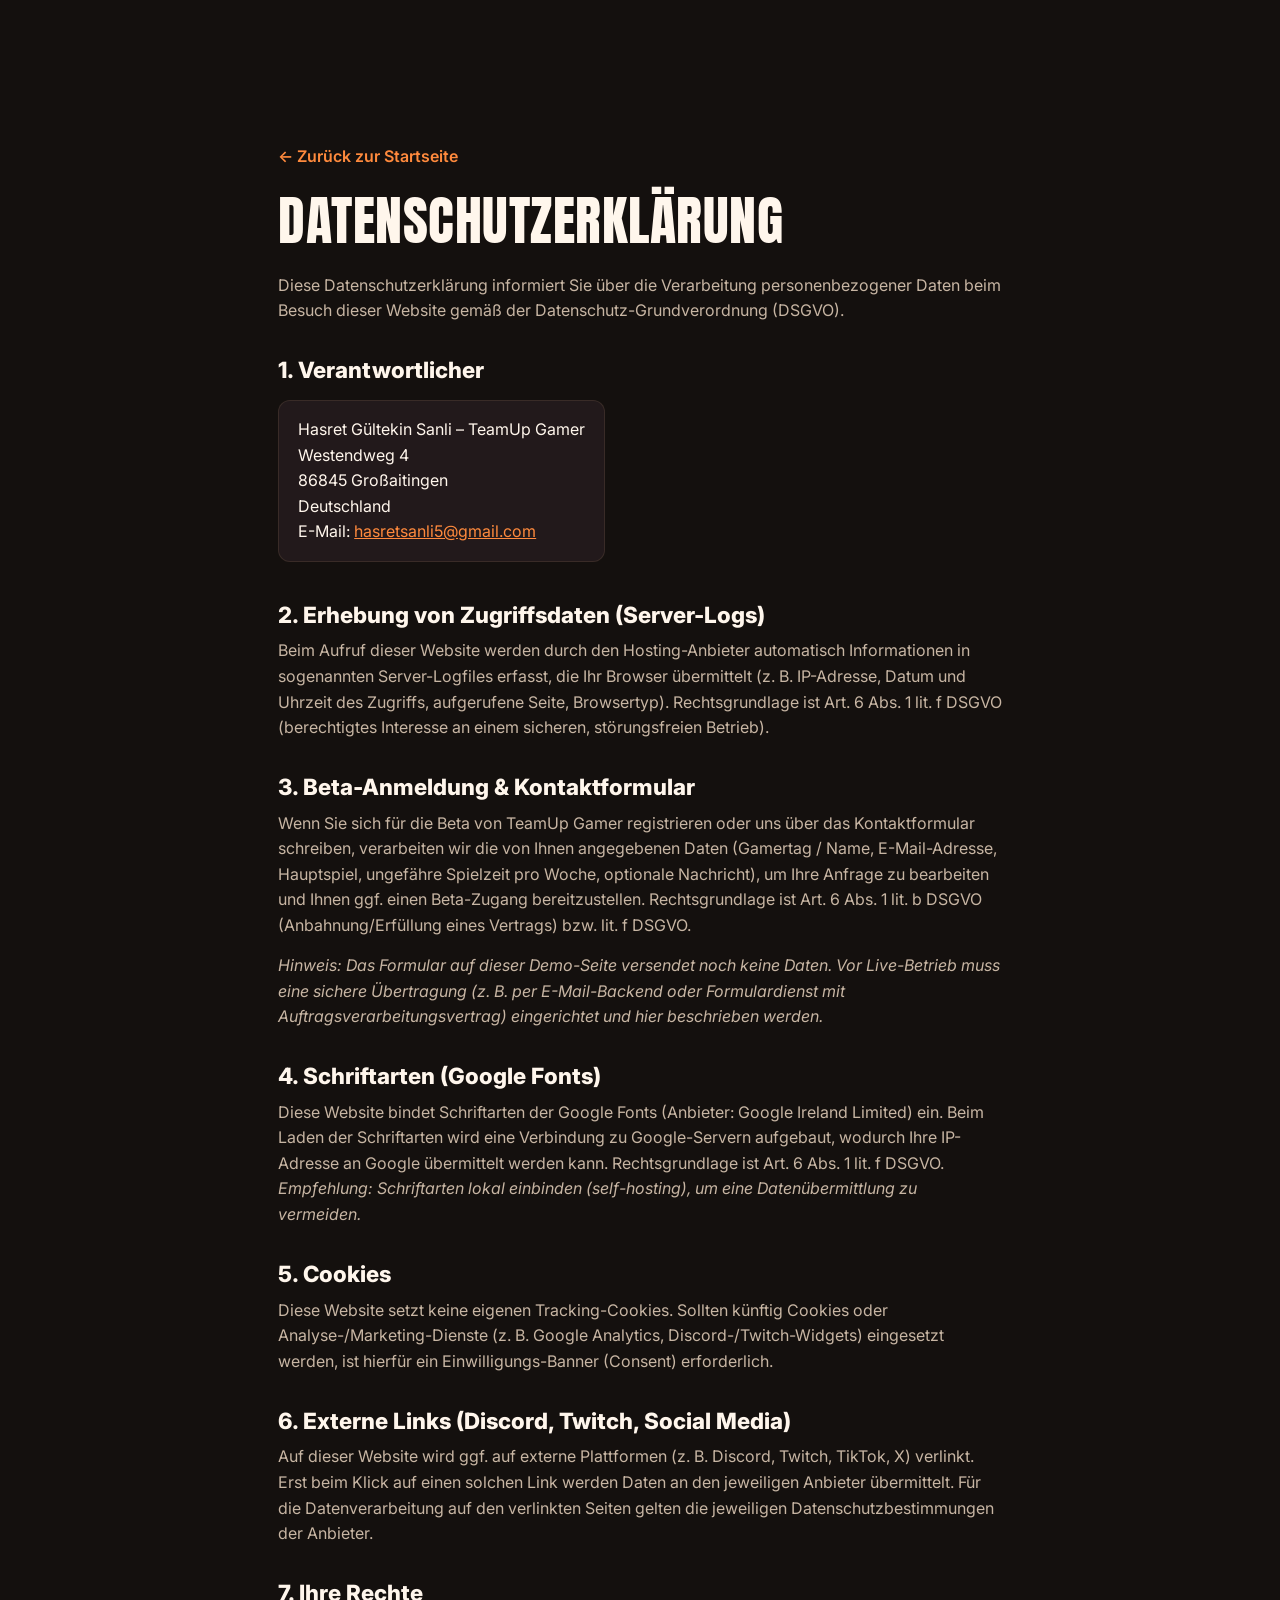
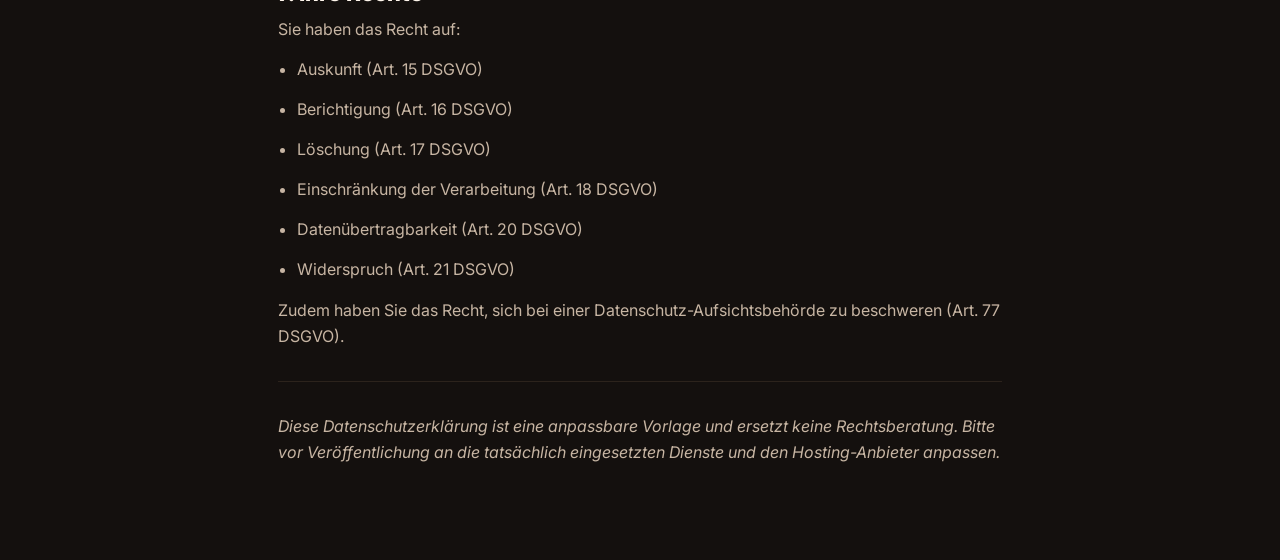
<file: datenschutz.html>
<!DOCTYPE html>
<html lang="de">
<head>
  <meta charset="UTF-8" />
  <meta name="viewport" content="width=device-width, initial-scale=1.0" />
  <meta name="robots" content="index,follow" />
  <title>Datenschutzerklärung – TeamUp Gamer</title>
  <link rel="preconnect" href="https://fonts.googleapis.com" />
  <link href="https://fonts.googleapis.com/css2?family=Anton&family=Inter:wght@400;500;600;700;800&family=Orbitron:wght@600;800&display=swap" rel="stylesheet" />
  <link rel="stylesheet" href="assets/css/style.css" />
  <link rel="icon" href="data:image/svg+xml,<svg xmlns='http://www.w3.org/2000/svg' viewBox='0 0 100 100'><text y='.9em' font-size='90'>🎮</text></svg>" />
</head>
<body>
  <article class="legal">
    <a href="index.html" class="legal__back">← Zurück zur Startseite</a>
    <h1>Datenschutzerklärung</h1>
    <p>Diese Datenschutzerklärung informiert Sie über die Verarbeitung personenbezogener Daten beim Besuch dieser Website gemäß der Datenschutz-Grundverordnung (DSGVO).</p>

    <h2>1. Verantwortlicher</h2>
    <address>
      Hasret Gültekin Sanli – TeamUp Gamer<br />
      Westendweg 4<br />
      86845 Großaitingen<br />
      Deutschland<br />
      E-Mail: <a href="mailto:hasretsanli5@gmail.com">hasretsanli5@gmail.com</a>
    </address>

    <h2>2. Erhebung von Zugriffsdaten (Server-Logs)</h2>
    <p>
      Beim Aufruf dieser Website werden durch den Hosting-Anbieter automatisch Informationen in
      sogenannten Server-Logfiles erfasst, die Ihr Browser übermittelt (z.&nbsp;B. IP-Adresse,
      Datum und Uhrzeit des Zugriffs, aufgerufene Seite, Browsertyp). Rechtsgrundlage ist
      Art. 6 Abs. 1 lit. f DSGVO (berechtigtes Interesse an einem sicheren, störungsfreien Betrieb).
    </p>

    <h2>3. Beta-Anmeldung &amp; Kontaktformular</h2>
    <p>
      Wenn Sie sich für die Beta von TeamUp Gamer registrieren oder uns über das Kontaktformular
      schreiben, verarbeiten wir die von Ihnen angegebenen Daten (Gamertag / Name, E-Mail-Adresse,
      Hauptspiel, ungefähre Spielzeit pro Woche, optionale Nachricht), um Ihre Anfrage zu bearbeiten
      und Ihnen ggf. einen Beta-Zugang bereitzustellen. Rechtsgrundlage ist Art. 6 Abs. 1 lit. b DSGVO
      (Anbahnung/Erfüllung eines Vertrags) bzw. lit. f DSGVO.
    </p>
    <p><em>Hinweis: Das Formular auf dieser Demo-Seite versendet noch keine Daten. Vor Live-Betrieb muss eine sichere Übertragung (z.&nbsp;B. per E-Mail-Backend oder Formulardienst mit Auftragsverarbeitungsvertrag) eingerichtet und hier beschrieben werden.</em></p>

    <h2>4. Schriftarten (Google Fonts)</h2>
    <p>
      Diese Website bindet Schriftarten der Google Fonts (Anbieter: Google Ireland Limited) ein.
      Beim Laden der Schriftarten wird eine Verbindung zu Google-Servern aufgebaut, wodurch Ihre
      IP-Adresse an Google übermittelt werden kann. Rechtsgrundlage ist Art. 6 Abs. 1 lit. f DSGVO.
      <em>Empfehlung: Schriftarten lokal einbinden (self-hosting), um eine Datenübermittlung zu vermeiden.</em>
    </p>

    <h2>5. Cookies</h2>
    <p>
      Diese Website setzt keine eigenen Tracking-Cookies. Sollten künftig Cookies oder
      Analyse-/Marketing-Dienste (z.&nbsp;B. Google Analytics, Discord-/Twitch-Widgets) eingesetzt
      werden, ist hierfür ein Einwilligungs-Banner (Consent) erforderlich.
    </p>

    <h2>6. Externe Links (Discord, Twitch, Social Media)</h2>
    <p>
      Auf dieser Website wird ggf. auf externe Plattformen (z.&nbsp;B. Discord, Twitch, TikTok, X)
      verlinkt. Erst beim Klick auf einen solchen Link werden Daten an den jeweiligen Anbieter
      übermittelt. Für die Datenverarbeitung auf den verlinkten Seiten gelten die jeweiligen
      Datenschutzbestimmungen der Anbieter.
    </p>

    <h2>7. Ihre Rechte</h2>
    <p>Sie haben das Recht auf:</p>
    <ul>
      <li>Auskunft (Art. 15 DSGVO)</li>
      <li>Berichtigung (Art. 16 DSGVO)</li>
      <li>Löschung (Art. 17 DSGVO)</li>
      <li>Einschränkung der Verarbeitung (Art. 18 DSGVO)</li>
      <li>Datenübertragbarkeit (Art. 20 DSGVO)</li>
      <li>Widerspruch (Art. 21 DSGVO)</li>
    </ul>
    <p>
      Zudem haben Sie das Recht, sich bei einer Datenschutz-Aufsichtsbehörde zu beschweren
      (Art. 77 DSGVO).
    </p>

    <hr />
    <p><em>Diese Datenschutzerklärung ist eine anpassbare Vorlage und ersetzt keine Rechtsberatung. Bitte vor Veröffentlichung an die tatsächlich eingesetzten Dienste und den Hosting-Anbieter anpassen.</em></p>
  </article>
</body>
</html>
</file>
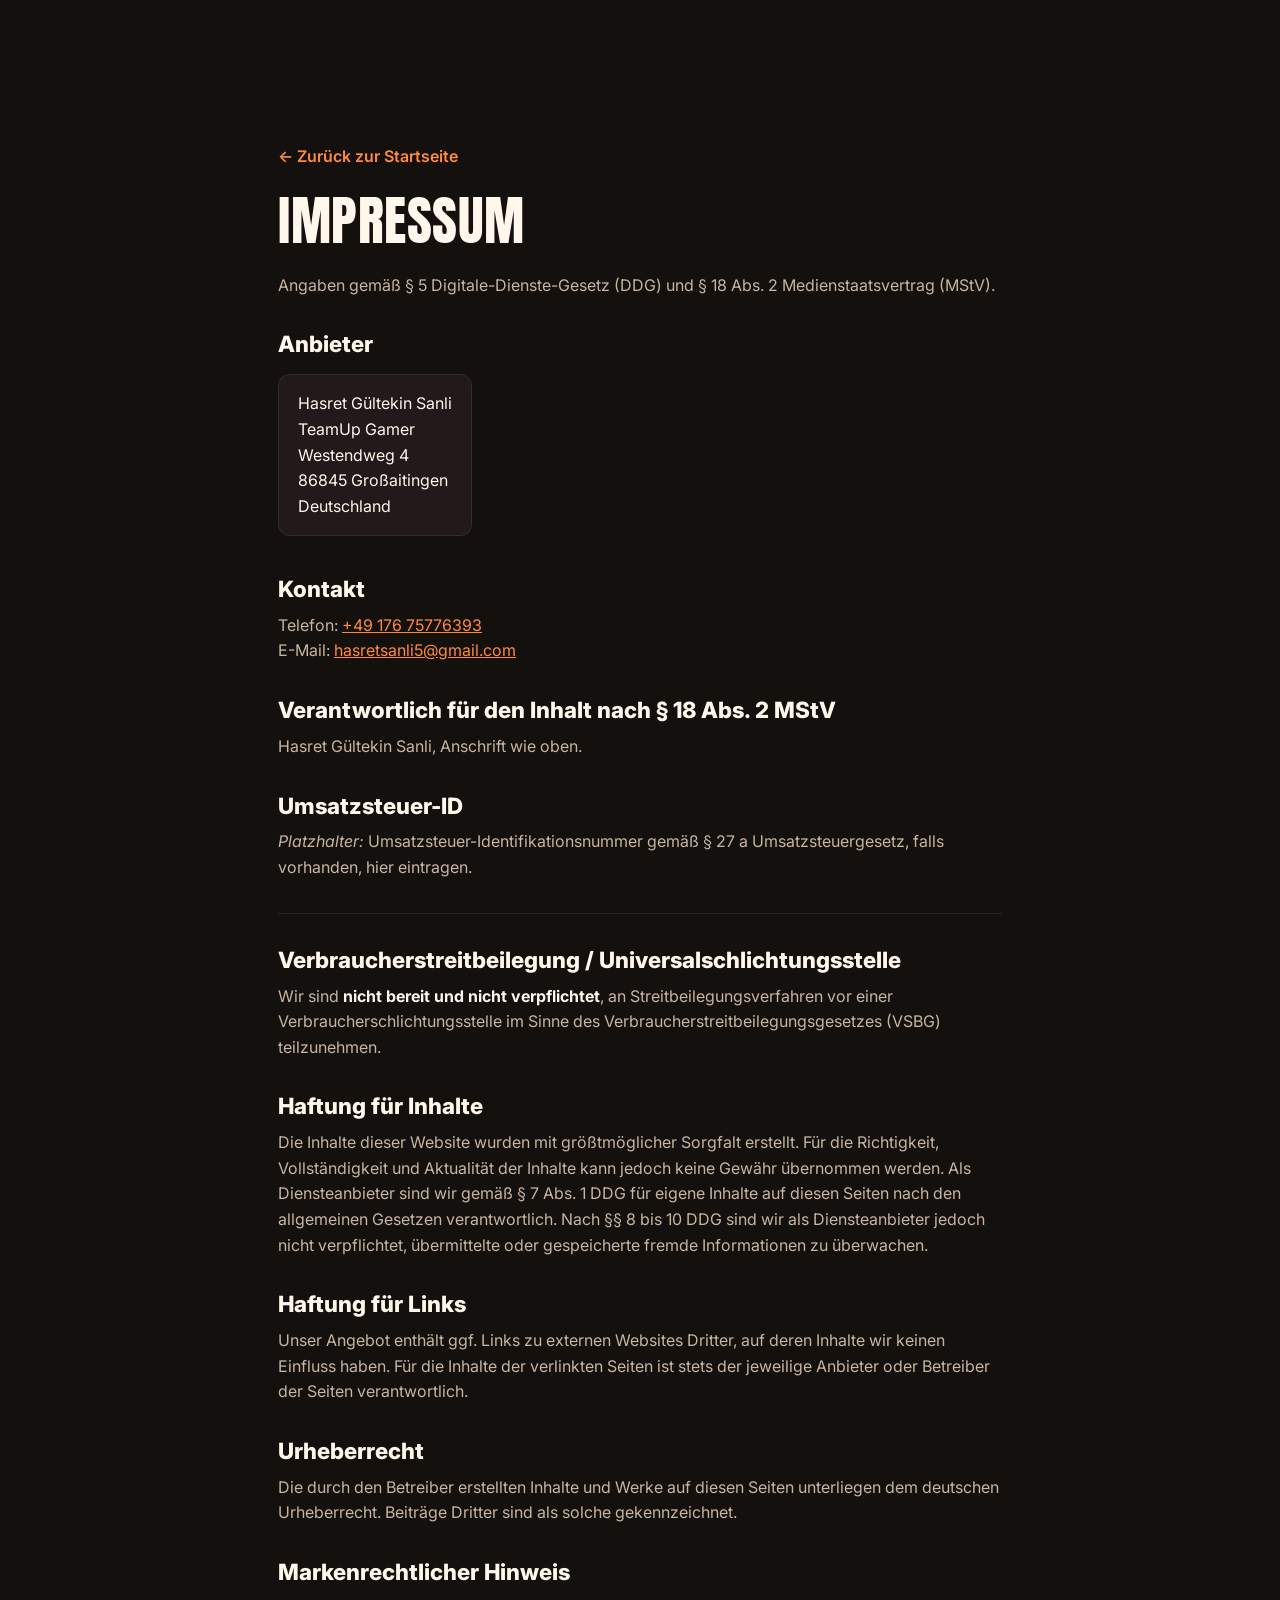
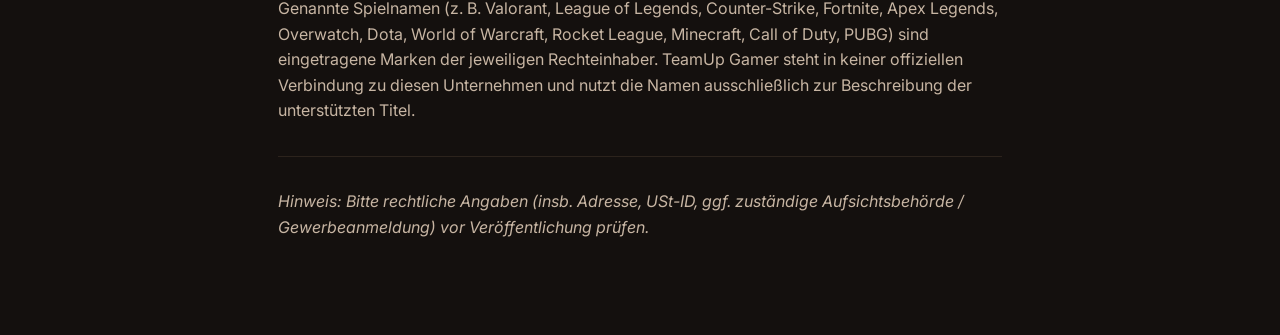
<file: impressum.html>
<!DOCTYPE html>
<html lang="de">
<head>
  <meta charset="UTF-8" />
  <meta name="viewport" content="width=device-width, initial-scale=1.0" />
  <meta name="robots" content="index,follow" />
  <title>Impressum – TeamUp Gamer</title>
  <link rel="preconnect" href="https://fonts.googleapis.com" />
  <link href="https://fonts.googleapis.com/css2?family=Anton&family=Inter:wght@400;500;600;700;800&family=Orbitron:wght@600;800&display=swap" rel="stylesheet" />
  <link rel="stylesheet" href="assets/css/style.css" />
  <link rel="icon" href="data:image/svg+xml,<svg xmlns='http://www.w3.org/2000/svg' viewBox='0 0 100 100'><text y='.9em' font-size='90'>🎮</text></svg>" />
</head>
<body>
  <article class="legal">
    <a href="index.html" class="legal__back">← Zurück zur Startseite</a>
    <h1>Impressum</h1>
    <p>Angaben gemäß § 5 Digitale-Dienste-Gesetz (DDG) und § 18 Abs. 2 Medienstaatsvertrag (MStV).</p>

    <h2>Anbieter</h2>
    <address>
      Hasret Gültekin Sanli<br />
      TeamUp Gamer<br />
      Westendweg 4<br />
      86845 Großaitingen<br />
      Deutschland
    </address>

    <h2>Kontakt</h2>
    <p>
      Telefon: <a href="tel:+4917675776393">+49 176 75776393</a><br />
      E-Mail: <a href="mailto:hasretsanli5@gmail.com">hasretsanli5@gmail.com</a>
    </p>

    <h2>Verantwortlich für den Inhalt nach § 18 Abs. 2 MStV</h2>
    <p>Hasret Gültekin Sanli, Anschrift wie oben.</p>

    <h2>Umsatzsteuer-ID</h2>
    <p><em>Platzhalter:</em> Umsatzsteuer-Identifikationsnummer gemäß § 27 a Umsatzsteuergesetz, falls vorhanden, hier eintragen.</p>

    <hr />

    <h2>Verbraucherstreitbeilegung / Universalschlichtungsstelle</h2>
    <p>
      Wir sind <strong>nicht bereit und nicht verpflichtet</strong>, an Streitbeilegungsverfahren
      vor einer Verbraucherschlichtungsstelle im Sinne des Verbraucherstreitbeilegungsgesetzes (VSBG)
      teilzunehmen.
    </p>

    <h2>Haftung für Inhalte</h2>
    <p>
      Die Inhalte dieser Website wurden mit größtmöglicher Sorgfalt erstellt. Für die Richtigkeit,
      Vollständigkeit und Aktualität der Inhalte kann jedoch keine Gewähr übernommen werden. Als
      Diensteanbieter sind wir gemäß § 7 Abs. 1 DDG für eigene Inhalte auf diesen Seiten nach den
      allgemeinen Gesetzen verantwortlich. Nach §§ 8 bis 10 DDG sind wir als Diensteanbieter jedoch
      nicht verpflichtet, übermittelte oder gespeicherte fremde Informationen zu überwachen.
    </p>

    <h2>Haftung für Links</h2>
    <p>
      Unser Angebot enthält ggf. Links zu externen Websites Dritter, auf deren Inhalte wir keinen
      Einfluss haben. Für die Inhalte der verlinkten Seiten ist stets der jeweilige Anbieter oder
      Betreiber der Seiten verantwortlich.
    </p>

    <h2>Urheberrecht</h2>
    <p>
      Die durch den Betreiber erstellten Inhalte und Werke auf diesen Seiten unterliegen dem
      deutschen Urheberrecht. Beiträge Dritter sind als solche gekennzeichnet.
    </p>

    <h2>Markenrechtlicher Hinweis</h2>
    <p>
      Genannte Spielnamen (z.&nbsp;B. Valorant, League of Legends, Counter-Strike, Fortnite, Apex Legends,
      Overwatch, Dota, World of Warcraft, Rocket League, Minecraft, Call of Duty, PUBG) sind eingetragene
      Marken der jeweiligen Rechteinhaber. TeamUp Gamer steht in keiner offiziellen Verbindung zu diesen
      Unternehmen und nutzt die Namen ausschließlich zur Beschreibung der unterstützten Titel.
    </p>

    <hr />
    <p><em>Hinweis: Bitte rechtliche Angaben (insb. Adresse, USt-ID, ggf. zuständige Aufsichtsbehörde / Gewerbeanmeldung) vor Veröffentlichung prüfen.</em></p>
  </article>
</body>
</html>
</file>
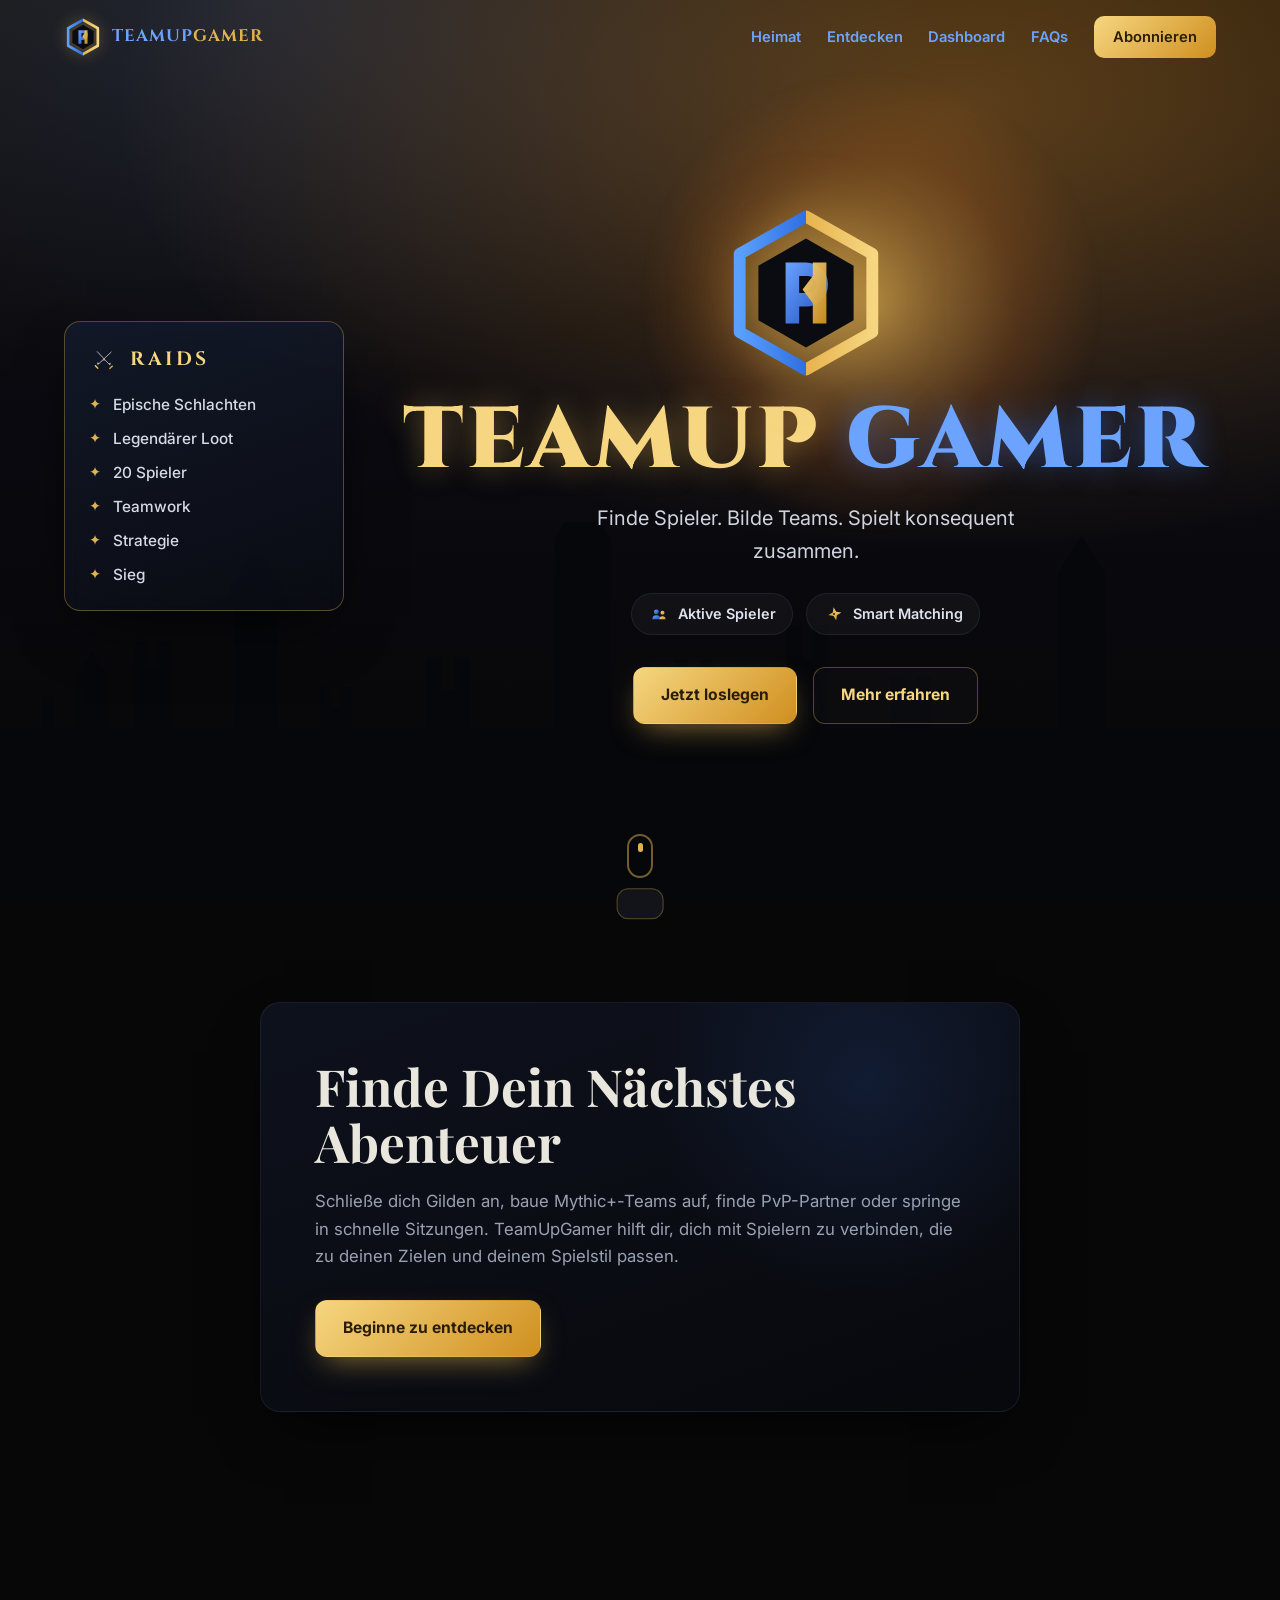
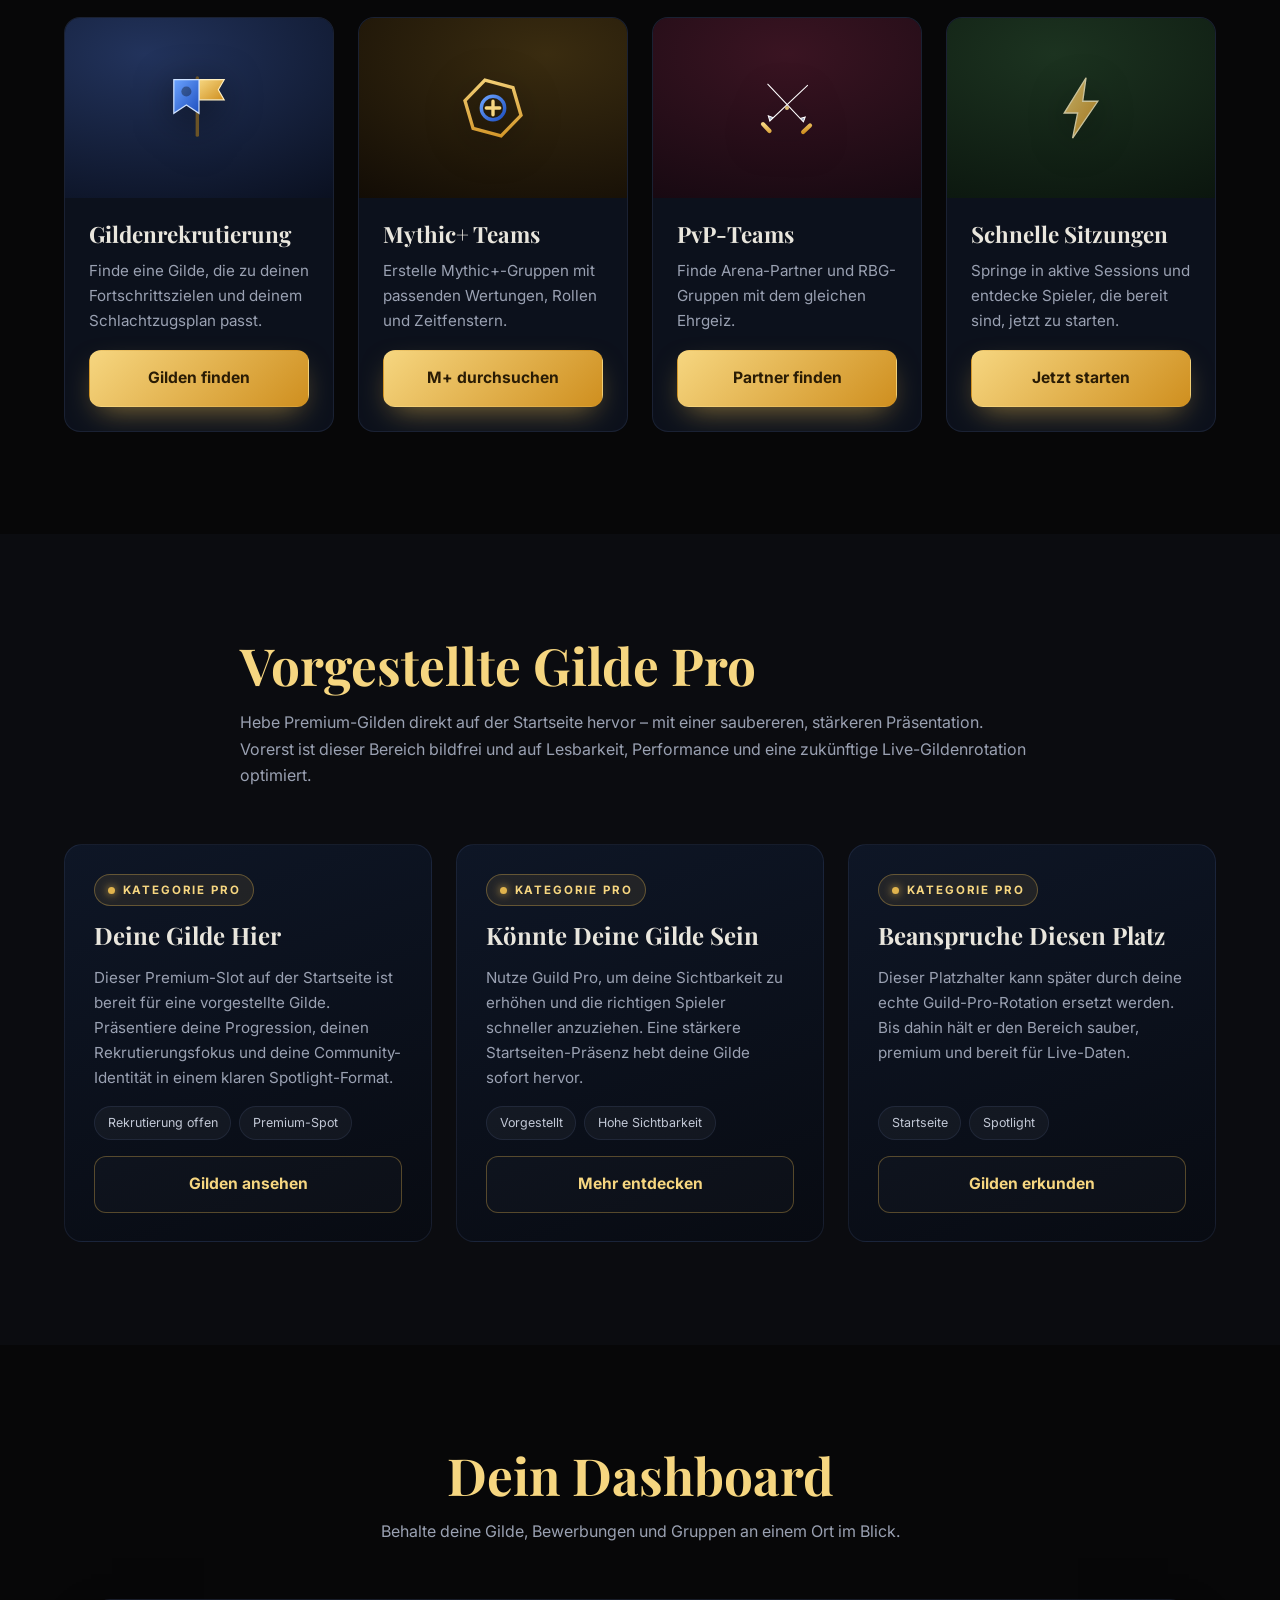
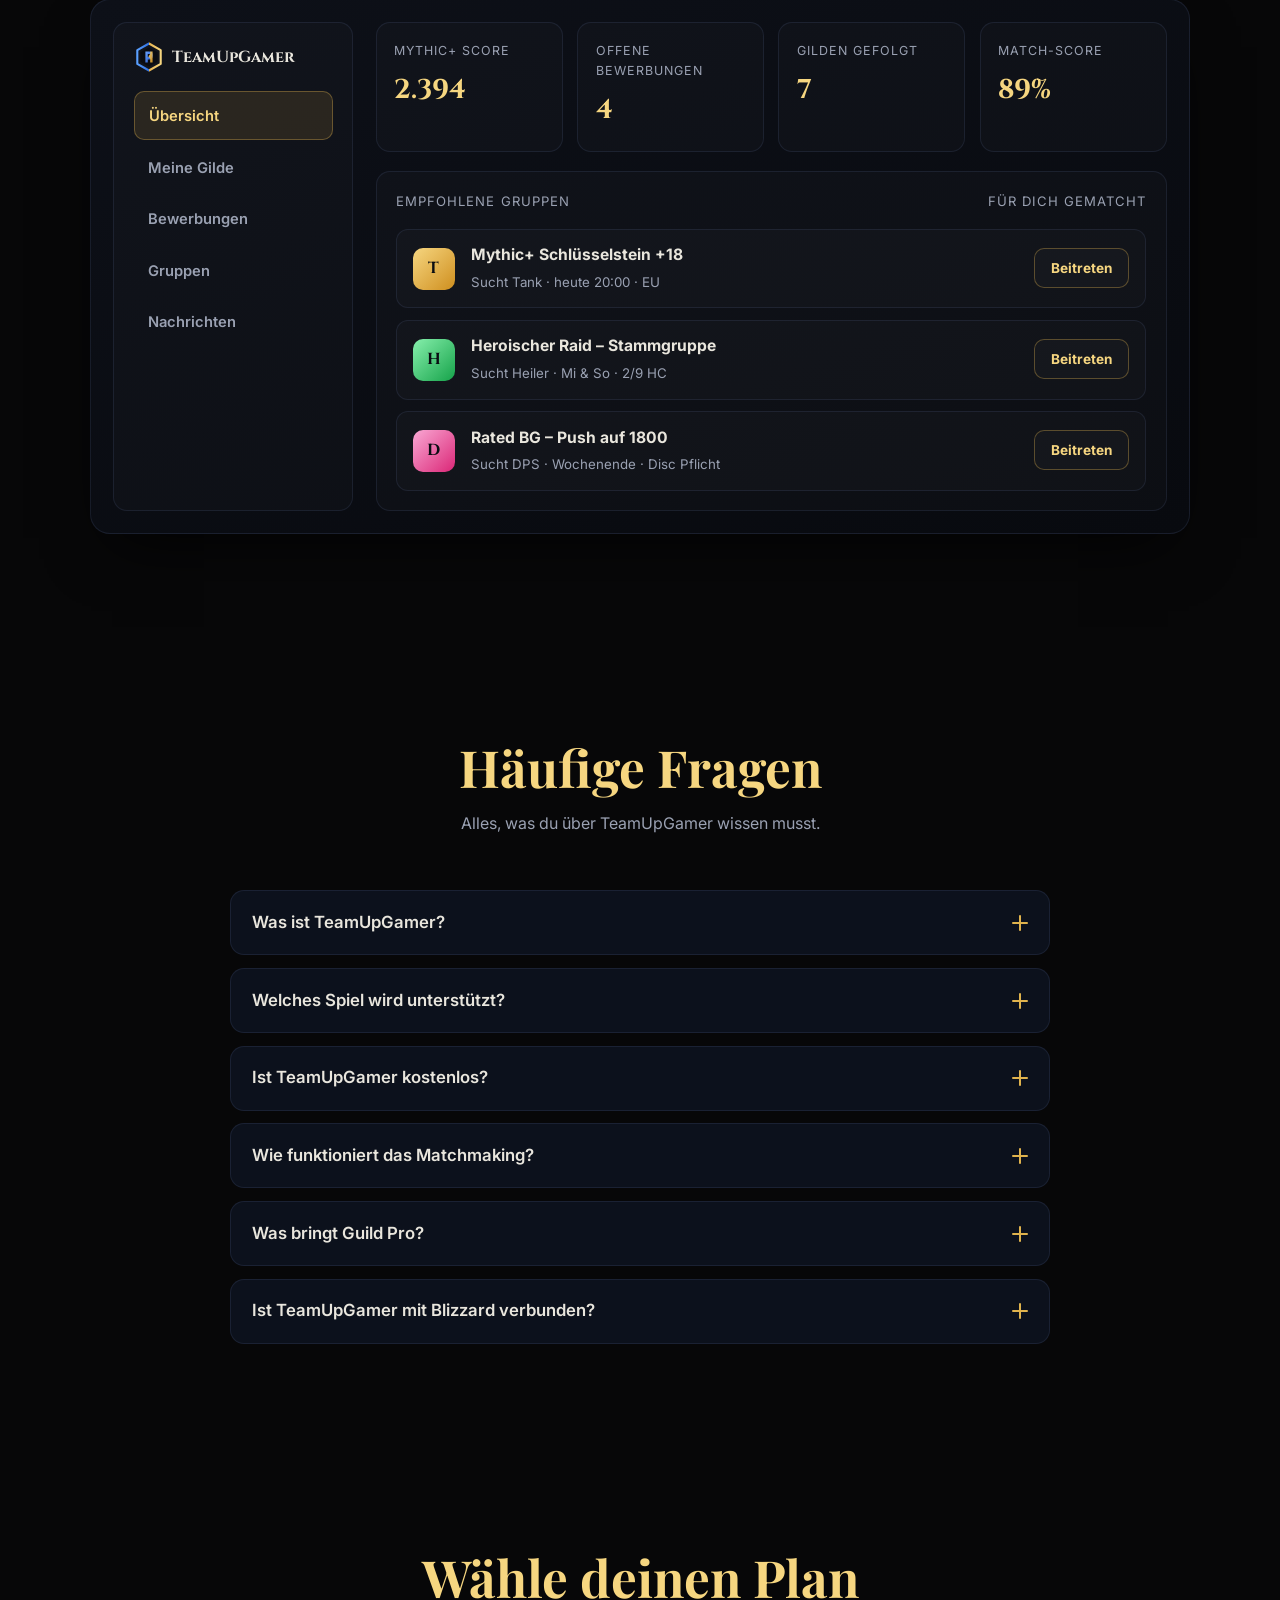
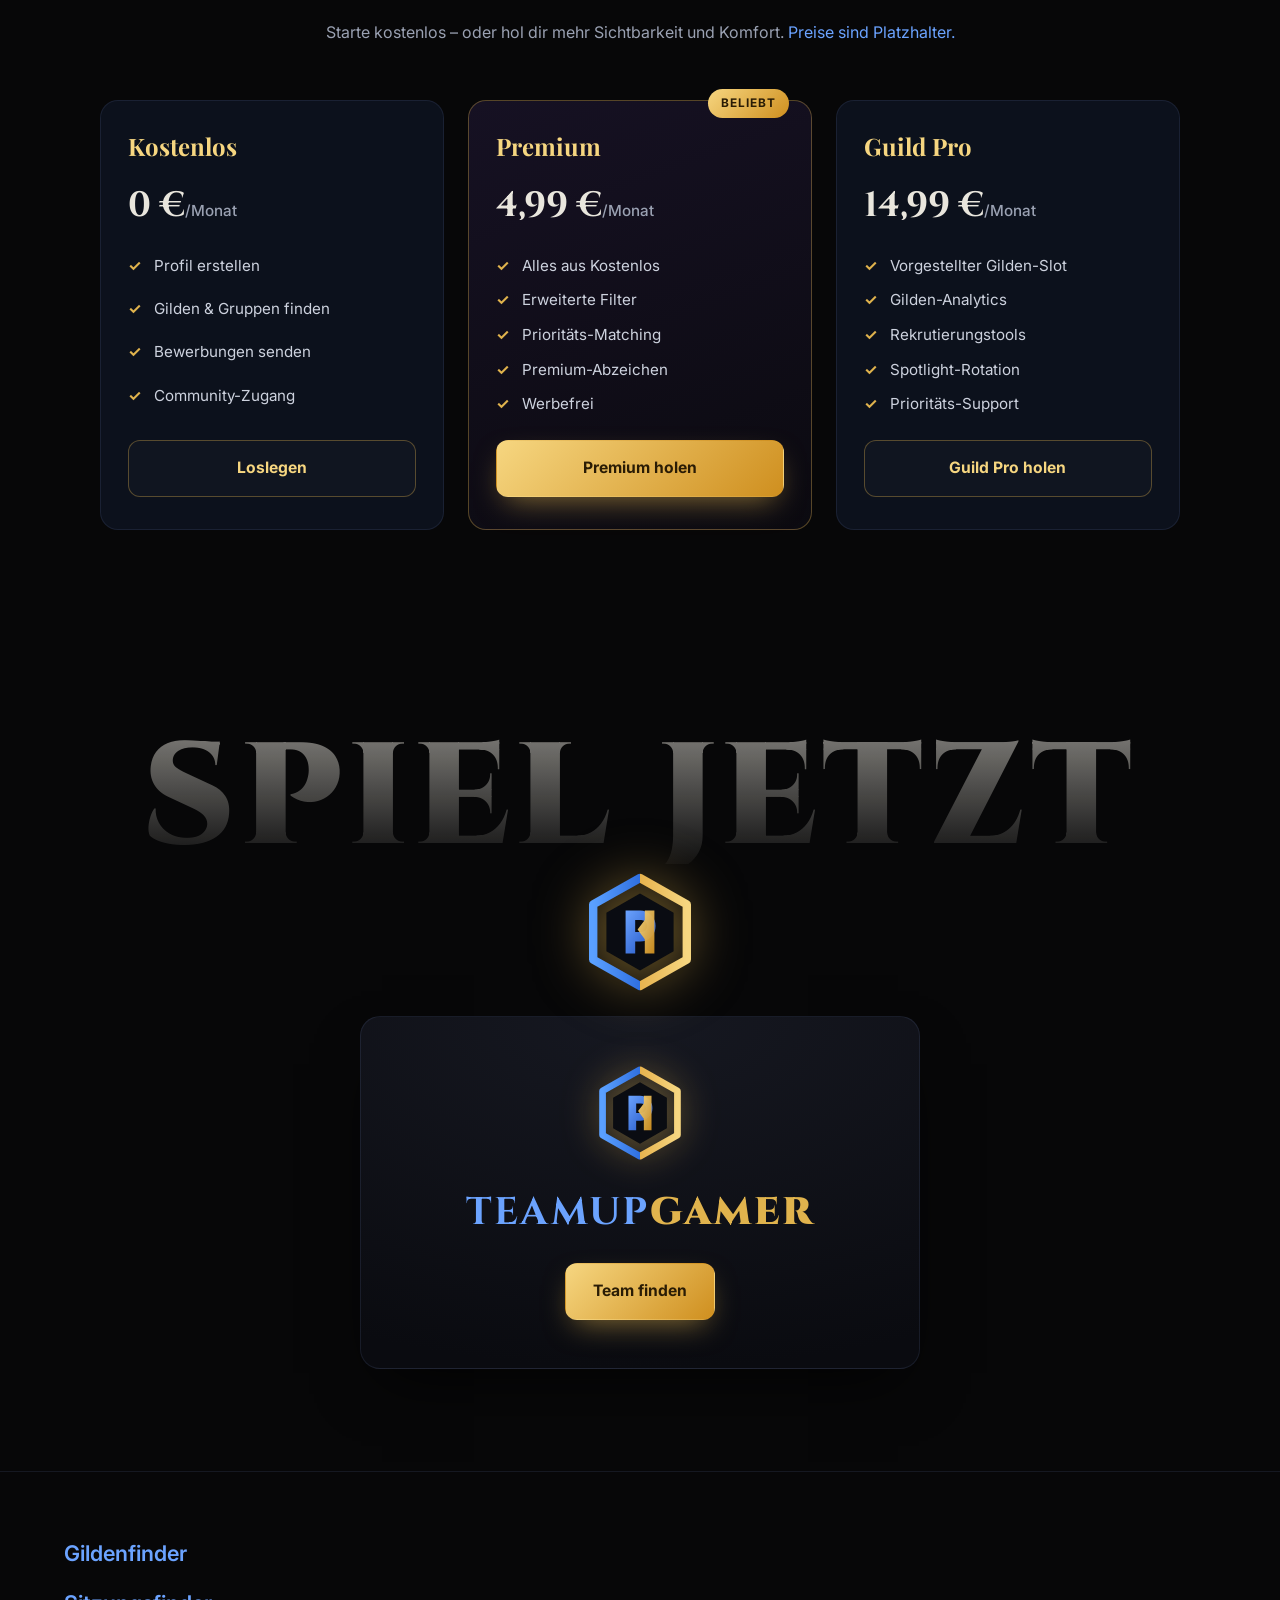
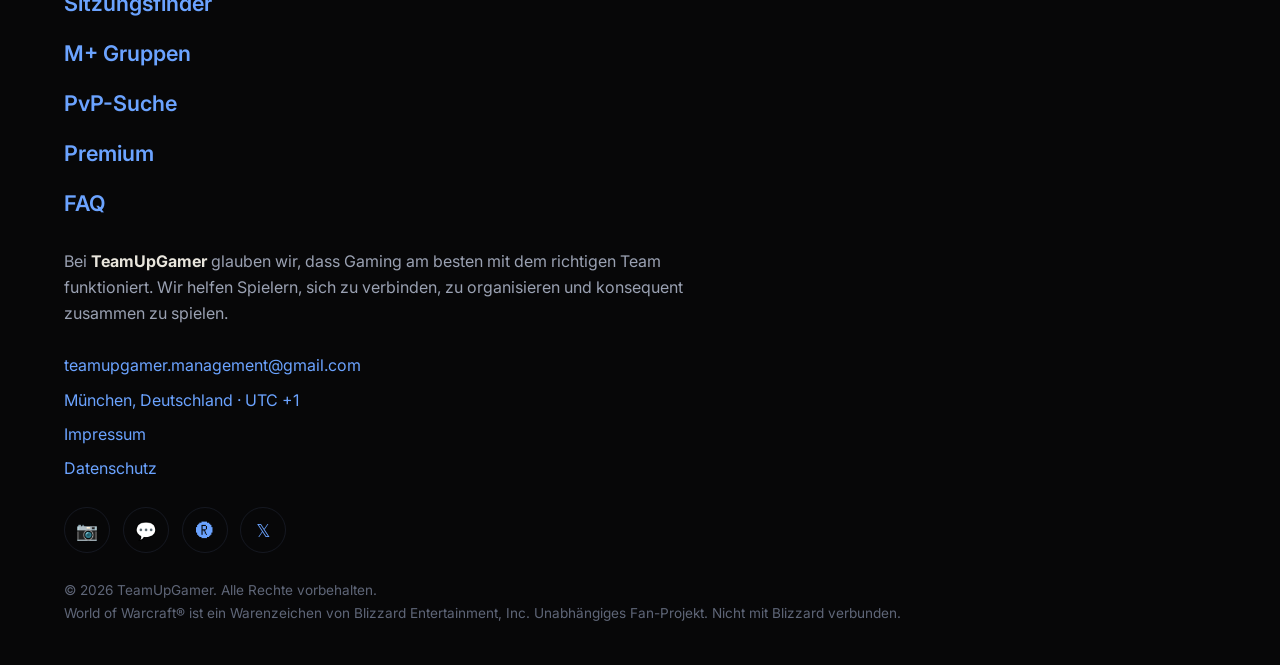
<file: teamupgamer-standalone.html>
<!DOCTYPE html>
<html lang="de">
<head>
  <meta charset="UTF-8" />
  <meta name="viewport" content="width=device-width, initial-scale=1.0" />
  <meta name="description" content="TeamUpGamer – finde Gilden, baue Mythic+-Teams auf, finde PvP-Partner und springe in schnelle Sitzungen. Verbinde dich mit Spielern, die zu deinen Zielen passen." />
  <meta name="theme-color" content="#070708" />
  <title>TeamUp Gamer – Finde dein Team</title>
  <link rel="preconnect" href="https://fonts.googleapis.com" />
  <link rel="preconnect" href="https://fonts.gstatic.com" crossorigin />
  <link href="https://fonts.googleapis.com/css2?family=Cinzel:wght@600;700;900&family=Playfair+Display:wght@500;600;700;800&family=Inter:wght@400;500;600;700&display=swap" rel="stylesheet" />
  <style>
/* ============ TeamUp Gamer – Stylesheet ============ */
:root{
  --bg:#070708;
  --bg-2:#0b0c10;
  --card:#0c111c;
  --card-2:#0e1626;
  --line:rgba(120,150,210,.12);
  --line-gold:rgba(224,179,77,.35);
  --text:#e9e6dd;
  --muted:#9aa1b2;
  --gold:#e0b34d;
  --gold-lt:#f6d680;
  --gold-dk:#cf8f1f;
  --blue:#3f7fff;
  --blue-lt:#6ba3ff;
  --radius:16px;
  --shadow:0 26px 60px -22px rgba(0,0,0,.85);
  --ease:cubic-bezier(.22,1,.36,1);
}

*{box-sizing:border-box;margin:0;padding:0}
html{scroll-behavior:smooth}
@media (prefers-reduced-motion:reduce){html{scroll-behavior:auto}}
body{
  font-family:'Inter',system-ui,sans-serif;
  background:var(--bg);
  color:var(--text);
  line-height:1.65;
  overflow-x:hidden;
}
img,svg{max-width:100%}
a{color:inherit;text-decoration:none}
h1,h2,h3{font-family:'Playfair Display',Georgia,serif;font-weight:700;line-height:1.1}
section{position:relative}
.section{padding:clamp(3.5rem,8vw,7rem) clamp(1.2rem,5vw,5rem)}

/* ---------- Buttons ---------- */
.btn{
  display:inline-flex;align-items:center;justify-content:center;gap:.5rem;
  padding:.9rem 1.7rem;border-radius:12px;font-weight:700;font-family:'Inter',sans-serif;
  font-size:.98rem;cursor:pointer;border:1px solid transparent;
  transition:transform .25s var(--ease),box-shadow .25s var(--ease),background .25s,color .25s,border-color .25s;
  will-change:transform;
}
.btn--gold{background:linear-gradient(135deg,var(--gold-lt),var(--gold-dk));color:#2a1c05;box-shadow:0 12px 30px -10px rgba(224,179,77,.6)}
.btn--gold:hover{transform:translateY(-2px);box-shadow:0 18px 40px -10px rgba(246,214,128,.75)}
.btn--ghost{background:rgba(255,255,255,.02);border-color:var(--line-gold);color:var(--gold-lt)}
.btn--ghost:hover{background:rgba(224,179,77,.08);border-color:var(--gold);transform:translateY(-2px)}
.btn--block{width:100%}

/* ---------- Preloader ---------- */
.preloader{position:fixed;inset:0;z-index:1000;background:var(--bg);display:grid;place-content:center;justify-items:center;gap:1.2rem;transition:opacity .6s ease,visibility .6s}
.preloader.hide{opacity:0;visibility:hidden}
.preloader__emblem{width:78px;height:78px;animation:emblemSpin 2.4s var(--ease) infinite;filter:drop-shadow(0 0 18px rgba(224,179,77,.5))}
@keyframes emblemSpin{0%{transform:rotate(0) scale(.9)}50%{transform:rotate(180deg) scale(1.05)}100%{transform:rotate(360deg) scale(.9)}}
.preloader__text{font-family:'Cinzel',serif;font-weight:700;letter-spacing:.38em;color:var(--muted);font-size:.85rem}

/* ---------- Scroll progress ---------- */
.scroll-progress{position:fixed;top:0;left:0;height:3px;width:0;z-index:200;background:linear-gradient(90deg,var(--blue),var(--gold))}

/* ---------- Nav ---------- */
.nav{position:fixed;top:0;left:0;right:0;z-index:150;display:flex;align-items:center;justify-content:space-between;padding:1rem clamp(1.2rem,5vw,5rem);transition:background .35s,backdrop-filter .35s,padding .35s,border-color .35s;border-bottom:1px solid transparent}
.nav.scrolled{background:rgba(7,7,8,.85);backdrop-filter:blur(14px);border-color:var(--line);padding-top:.65rem;padding-bottom:.65rem}
.nav__logo{display:flex;align-items:center;gap:.6rem}
.nav__emblem{width:38px;height:38px;filter:drop-shadow(0 0 8px rgba(224,179,77,.4))}
.nav__logo-text{font-family:'Cinzel',serif;font-weight:700;font-size:1.05rem;letter-spacing:.06em}
.nav__logo-text b{color:var(--blue-lt)}
.nav__logo-text i{color:var(--gold);font-style:normal}
.nav__links{display:flex;align-items:center;gap:1.6rem}
.nav__links a{font-weight:600;font-size:.92rem;color:var(--blue-lt);transition:color .2s;position:relative}
.nav__links a:not(.nav__cta)::after{content:"";position:absolute;left:0;bottom:-6px;height:2px;width:0;background:var(--gold);transition:width .3s var(--ease)}
.nav__links a:not(.nav__cta):hover{color:#fff}
.nav__links a:not(.nav__cta):hover::after{width:100%}
.nav__cta{background:linear-gradient(135deg,var(--gold-lt),var(--gold-dk));color:#2a1c05!important;padding:.55rem 1.2rem;border-radius:10px}
.nav__cta:hover{transform:translateY(-2px)}
.nav__links-head{display:none;width:100%;align-items:center;justify-content:space-between;padding-bottom:1rem;margin-bottom:.4rem;border-bottom:1px solid var(--line)}
.nav__links-title{font-family:'Cinzel',serif;font-weight:700;font-size:1.15rem;color:#fff;letter-spacing:.04em}
.nav__close{background:rgba(255,255,255,.04);border:1px solid var(--line);color:var(--text);width:38px;height:38px;border-radius:10px;font-size:1rem;cursor:pointer;transition:.2s var(--ease)}
.nav__close:hover{border-color:var(--line-gold);color:var(--gold-lt)}
.nav__toggle{display:none;flex-direction:column;gap:5px;background:none;border:0;cursor:pointer;padding:6px}
.nav__toggle span{width:26px;height:3px;background:var(--gold-lt);border-radius:3px;transition:.3s var(--ease)}
.nav__toggle.open span:nth-child(1){transform:translateY(8px) rotate(45deg)}
.nav__toggle.open span:nth-child(2){opacity:0}
.nav__toggle.open span:nth-child(3){transform:translateY(-8px) rotate(-45deg)}

/* ---------- Hero ---------- */
.hero{min-height:100vh;display:grid;align-items:center;padding:7rem clamp(1.2rem,5vw,5rem) 5rem;position:relative;overflow:hidden}
.hero__scene{position:absolute;inset:0;z-index:0}
.hero__sky{position:absolute;inset:0;background:
  radial-gradient(120% 90% at 75% 12%,rgba(224,150,60,.35),transparent 55%),
  radial-gradient(90% 70% at 20% 0%,rgba(63,127,255,.18),transparent 60%),
  linear-gradient(180deg,#1a1206 0%,#0a0a10 45%,#070708 100%)}
.hero__sun{position:absolute;top:8%;right:14%;width:min(46vw,460px);height:min(46vw,460px);border-radius:50%;background:radial-gradient(circle,rgba(255,196,90,.55),rgba(224,120,40,.18) 45%,transparent 70%);filter:blur(6px);animation:sunPulse 7s ease-in-out infinite}
@keyframes sunPulse{0%,100%{opacity:.8;transform:scale(1)}50%{opacity:1;transform:scale(1.06)}}
.hero__skyline{position:absolute;bottom:0;left:0;width:100%;height:42%;display:block}
.hero__embers{position:absolute;inset:0;overflow:hidden}
.ember{position:absolute;bottom:-12px;width:4px;height:4px;border-radius:50%;background:radial-gradient(circle,#ffe0a0,#d4951f);box-shadow:0 0 8px #f0b450;opacity:0;animation:emberRise linear infinite}
@keyframes emberRise{0%{transform:translate(0,0) scale(1);opacity:0}12%{opacity:.95}100%{transform:translate(var(--drift,18px),-92vh) scale(.3);opacity:0}}

.hero__inner{position:relative;z-index:2;width:100%;max-width:1200px;margin:0 auto;display:grid;grid-template-columns:280px 1fr;gap:clamp(1.5rem,4vw,3.5rem);align-items:center}
.raids-card{background:linear-gradient(160deg,rgba(20,28,46,.78),rgba(10,12,20,.78));backdrop-filter:blur(8px);border:1px solid var(--line-gold);border-radius:var(--radius);padding:1.4rem 1.5rem;box-shadow:var(--shadow)}
.raids-card__head{display:flex;align-items:center;gap:.7rem;margin-bottom:1rem;font-family:'Cinzel',serif;font-weight:700;letter-spacing:.18em;color:var(--gold-lt);font-size:1.2rem}
.raids-card__head svg{width:30px;height:30px}
.raids-card ul{list-style:none;display:grid;gap:.55rem}
.raids-card li{position:relative;padding-left:1.5rem;color:#d6dae6;font-weight:500;font-size:.96rem}
.raids-card li::before{content:"✦";position:absolute;left:0;color:var(--gold);font-size:.9rem}

.hero__content{text-align:center;display:flex;flex-direction:column;align-items:center}
.hero__emblem{width:clamp(110px,16vw,170px);height:clamp(110px,16vw,170px);filter:drop-shadow(0 0 28px rgba(224,179,77,.5));animation:bob 5s ease-in-out infinite;margin-bottom:1.2rem}
@keyframes bob{0%,100%{transform:translateY(0)}50%{transform:translateY(-14px)}}
.wordmark{font-family:'Cinzel',serif;font-weight:900;font-size:clamp(2.6rem,8vw,5.4rem);letter-spacing:.04em;line-height:1;text-transform:uppercase}
.wordmark .g{color:var(--gold-lt);text-shadow:0 0 30px rgba(224,179,77,.4)}
.wordmark .b{color:var(--blue-lt);text-shadow:0 0 30px rgba(63,127,255,.4)}
.hero__tag{color:#cfd4e0;font-size:clamp(1rem,2vw,1.25rem);margin:1.1rem 0 1.6rem;max-width:34ch}
.hero__chips{display:flex;gap:.8rem;flex-wrap:wrap;justify-content:center;margin-bottom:2rem}
.hchip{display:inline-flex;align-items:center;gap:.5rem;background:rgba(255,255,255,.04);border:1px solid var(--line);border-radius:999px;padding:.5rem 1rem;font-weight:600;font-size:.9rem;color:#dde2ee}
.hchip svg{width:22px;height:22px}
.hero__actions{display:flex;gap:1rem;flex-wrap:wrap;justify-content:center}

.scroll-cue{position:absolute;bottom:22px;left:50%;transform:translateX(-50%);width:26px;height:44px;border:2px solid rgba(224,179,77,.5);border-radius:14px;display:grid;justify-items:center;z-index:3}
.scroll-cue span{width:5px;height:9px;background:var(--gold);border-radius:3px;margin-top:7px;animation:cue 1.6s infinite}
@keyframes cue{0%{opacity:0;transform:translateY(0)}40%{opacity:1}100%{opacity:0;transform:translateY(16px)}}

/* ---------- Intro ---------- */
.intro__panel{max-width:760px;margin:0 auto;background:linear-gradient(160deg,rgba(16,22,38,.7),rgba(8,9,14,.7));border:1px solid var(--line);border-radius:20px;padding:clamp(2rem,5vw,3.4rem);box-shadow:var(--shadow);position:relative;overflow:hidden}
.intro__panel::before{content:"";position:absolute;top:-40%;right:-10%;width:60%;height:120%;background:radial-gradient(circle,rgba(63,127,255,.12),transparent 65%)}
.intro__panel h2{font-size:clamp(2rem,5.5vw,3.2rem);margin-bottom:1.1rem;position:relative}
.intro__panel p{color:var(--muted);font-size:1.05rem;margin-bottom:1.8rem;position:relative}

/* ---------- Categories ---------- */
.cat-grid{display:grid;grid-template-columns:repeat(auto-fit,minmax(260px,1fr));gap:1.5rem;max-width:1180px;margin:0 auto}
.cat-card{background:var(--card);border:1px solid var(--line);border-radius:var(--radius);overflow:hidden;display:flex;flex-direction:column;transition:transform .4s var(--ease),border-color .4s,box-shadow .4s}
.cat-card:hover{transform:translateY(-8px);border-color:var(--line-gold);box-shadow:var(--shadow)}
.cat-card__img{position:relative;height:180px;display:grid;place-content:center;overflow:hidden}
.cat-card__img svg{width:84px;height:84px;position:relative;z-index:2;filter:drop-shadow(0 8px 18px rgba(0,0,0,.5))}
.cat--guild{background:radial-gradient(120% 100% at 30% 20%,#22335c,#0a1020)}
.cat--mplus{background:radial-gradient(120% 100% at 70% 20%,#3a2c10,#120c05)}
.cat--pvp{background:radial-gradient(120% 100% at 50% 20%,#3a1422,#140810)}
.cat--session{background:radial-gradient(120% 100% at 40% 20%,#1c3320,#0a140d)}
.cat-card__img .shine{position:absolute;top:0;left:-60%;width:50%;height:100%;background:linear-gradient(105deg,transparent,rgba(255,255,255,.18),transparent);transform:skewX(-18deg)}
.cat-card:hover .shine{animation:shine 1s var(--ease)}
@keyframes shine{to{left:120%}}
.cat-card__body{padding:1.5rem;display:flex;flex-direction:column;gap:.7rem;flex:1}
.cat-card__body h3{font-size:1.4rem}
.cat-card__body p{color:var(--muted);font-size:.95rem;flex:1}
.cat-card__body .btn{margin-top:.4rem}

/* ---------- Featured Guild Pro ---------- */
.featured{background:var(--bg-2)}
.featured__head{max-width:800px;margin:0 auto clamp(2.2rem,5vw,3.5rem)}
.featured__head h2{font-size:clamp(2rem,5.5vw,3.2rem);color:var(--gold-lt);margin-bottom:1rem}
.featured__head p{color:var(--muted)}
.pro-grid{display:grid;grid-template-columns:repeat(auto-fit,minmax(280px,1fr));gap:1.5rem;max-width:1180px;margin:0 auto}
.pro-card{background:linear-gradient(160deg,var(--card-2),#080b12);border:1px solid var(--line);border-radius:18px;padding:1.8rem;display:flex;flex-direction:column;gap:1rem;transition:transform .4s var(--ease),border-color .4s,box-shadow .4s;position:relative;overflow:hidden}
.pro-card::before{content:"";position:absolute;inset:0;background:radial-gradient(420px circle at 50% -10%,rgba(63,127,255,.14),transparent 60%);opacity:0;transition:opacity .35s}
.pro-card:hover{transform:translateY(-6px);border-color:var(--line-gold);box-shadow:var(--shadow)}
.pro-card:hover::before{opacity:1}
.pro-badge{align-self:flex-start;display:inline-flex;align-items:center;gap:.5rem;background:rgba(224,179,77,.1);border:1px solid var(--line-gold);color:var(--gold-lt);font-weight:700;font-size:.72rem;letter-spacing:.16em;text-transform:uppercase;padding:.35rem .8rem;border-radius:999px}
.pro-badge i{width:7px;height:7px;border-radius:50%;background:var(--gold);box-shadow:0 0 8px var(--gold)}
.pro-card h3{font-size:1.5rem}
.pro-card>p{color:var(--muted);font-size:.95rem;flex:1}
.pro-tags{display:flex;gap:.5rem;flex-wrap:wrap}
.pro-tags span{font-size:.78rem;padding:.35rem .8rem;border-radius:999px;background:rgba(255,255,255,.04);border:1px solid var(--line);color:#c2c8d6}

/* ---------- Shared section head ---------- */
.shead{max-width:760px;margin:0 auto clamp(2rem,5vw,3.4rem);text-align:center}
.shead h2{font-size:clamp(2rem,5.5vw,3.2rem);color:var(--gold-lt);margin-bottom:.9rem}
.shead p{color:var(--muted)}
.shead em{color:var(--blue-lt);font-style:normal}

/* ---------- Dashboard ---------- */
.dash__panel{max-width:1100px;margin:0 auto;display:grid;grid-template-columns:240px 1fr;gap:1.4rem;background:linear-gradient(160deg,#0d1018,#080a0f);border:1px solid var(--line);border-radius:20px;padding:1.4rem;box-shadow:var(--shadow)}
.dash__side{background:rgba(255,255,255,.02);border:1px solid var(--line);border-radius:14px;padding:1.2rem}
.dash__brand{display:flex;align-items:center;gap:.55rem;font-family:'Cinzel',serif;font-weight:700;font-size:1rem;margin-bottom:1.2rem}
.dash__brand svg{width:30px;height:30px}
.dash__nav{display:flex;flex-direction:column;gap:.3rem}
.dash__nav a{padding:.7rem .9rem;border-radius:10px;color:var(--muted);font-weight:600;font-size:.92rem;transition:.2s var(--ease)}
.dash__nav a:hover{background:rgba(255,255,255,.04);color:var(--text)}
.dash__nav a.is-active{background:rgba(224,179,77,.12);color:var(--gold-lt);border:1px solid var(--line-gold)}
.dash__main{display:flex;flex-direction:column;gap:1.2rem;min-width:0}
.dash__stats{display:grid;grid-template-columns:repeat(4,1fr);gap:.9rem}
.dstat{background:rgba(255,255,255,.02);border:1px solid var(--line);border-radius:14px;padding:1.1rem}
.dstat__label{display:block;color:var(--muted);font-size:.78rem;text-transform:uppercase;letter-spacing:.08em;margin-bottom:.4rem}
.dstat__num{font-family:'Cinzel',serif;font-weight:700;font-size:1.7rem;color:var(--gold-lt)}
.dash__list{background:rgba(255,255,255,.02);border:1px solid var(--line);border-radius:14px;padding:1.2rem;display:flex;flex-direction:column;gap:.7rem}
.dash__list-head{display:flex;justify-content:space-between;color:var(--muted);font-size:.82rem;text-transform:uppercase;letter-spacing:.08em;margin-bottom:.3rem}
.grow{display:flex;align-items:center;gap:1rem;background:rgba(255,255,255,.02);border:1px solid var(--line);border-radius:12px;padding:.8rem 1rem}
.grow__ic{width:42px;height:42px;border-radius:10px;display:grid;place-content:center;font-family:'Cinzel',serif;font-weight:700;flex-shrink:0;color:#0a0c12;background:linear-gradient(135deg,var(--gold-lt),var(--gold-dk))}
.grow__ic[data-role="Heal"]{background:linear-gradient(135deg,#86efac,#16a34a)}
.grow__ic[data-role="DPS"]{background:linear-gradient(135deg,#f9a8d4,#db2777)}
.grow__main{flex:1;min-width:0}
.grow__main b{display:block;font-size:.98rem}
.grow__main small{color:var(--muted)}
.btn--sm{padding:.5rem 1rem;font-size:.85rem;border-radius:10px}

/* ---------- FAQs ---------- */
.faq-list{max-width:820px;margin:0 auto;display:flex;flex-direction:column;gap:.8rem}
.faq{background:var(--card);border:1px solid var(--line);border-radius:14px;overflow:hidden;transition:border-color .3s}
.faq[open]{border-color:var(--line-gold)}
.faq summary{list-style:none;cursor:pointer;padding:1.1rem 1.3rem;font-weight:600;font-size:1.05rem;display:flex;align-items:center;justify-content:space-between;gap:1rem}
.faq summary::-webkit-details-marker{display:none}
.faq__sign{position:relative;width:16px;height:16px;flex-shrink:0}
.faq__sign::before,.faq__sign::after{content:"";position:absolute;background:var(--gold);border-radius:2px;transition:transform .3s var(--ease)}
.faq__sign::before{top:7px;left:0;width:16px;height:2px}
.faq__sign::after{left:7px;top:0;width:2px;height:16px}
.faq[open] .faq__sign::after{transform:rotate(90deg);opacity:0}
.faq__a{padding:0 1.3rem 1.2rem;color:var(--muted)}
.faq[open] .faq__a{animation:faqIn .35s var(--ease)}
@keyframes faqIn{from{opacity:0;transform:translateY(-6px)}to{opacity:1;transform:none}}

/* ---------- Subscribe ---------- */
.plan-grid{display:grid;grid-template-columns:repeat(auto-fit,minmax(260px,1fr));gap:1.5rem;max-width:1080px;margin:0 auto;align-items:stretch}
.plan{background:var(--card);border:1px solid var(--line);border-radius:18px;padding:2rem 1.7rem;display:flex;flex-direction:column;gap:1.1rem;position:relative;transition:transform .35s var(--ease),border-color .35s,box-shadow .35s}
.plan:hover{transform:translateY(-6px);border-color:var(--line-gold);box-shadow:var(--shadow)}
.plan--featured{border-color:var(--line-gold);background:linear-gradient(160deg,#161123,#0b0a10)}
.plan__badge{position:absolute;top:-12px;right:1.4rem;background:linear-gradient(135deg,var(--gold-lt),var(--gold-dk));color:#2a1c05;font-weight:700;font-size:.74rem;letter-spacing:.1em;text-transform:uppercase;padding:.3rem .8rem;border-radius:999px}
.plan h3{font-size:1.5rem;color:var(--gold-lt)}
.plan__price{font-family:'Cinzel',serif;font-weight:700;font-size:2.2rem;color:var(--text)}
.plan__price span{font-family:'Inter';font-size:.95rem;font-weight:500;color:var(--muted)}
.plan ul{list-style:none;display:grid;gap:.6rem;flex:1}
.plan li{position:relative;padding-left:1.6rem;color:#cdd2de;font-size:.95rem}
.plan li::before{content:"✓";position:absolute;left:0;color:var(--gold);font-weight:700}
.plan .btn{margin-top:.4rem}

/* ---------- Play now ---------- */
.play{text-align:center;display:flex;flex-direction:column;align-items:center;gap:1.5rem;overflow:hidden}
.play__title{font-family:'Cinzel',serif;font-weight:900;font-size:clamp(3rem,14vw,9rem);text-transform:uppercase;letter-spacing:.04em;background:linear-gradient(180deg,rgba(233,230,221,.5),rgba(233,230,221,.04));-webkit-background-clip:text;background-clip:text;color:transparent;line-height:.9}
.play__emblem{width:clamp(80px,12vw,120px);height:clamp(80px,12vw,120px);filter:drop-shadow(0 0 26px rgba(224,179,77,.55));animation:bob 5s ease-in-out infinite;margin-top:-1rem}
.play__card{background:radial-gradient(120% 100% at 50% 0,#161821,#0a0b10);border:1px solid var(--line);border-radius:20px;padding:clamp(2rem,5vw,3rem) clamp(2rem,6vw,4rem);display:flex;flex-direction:column;align-items:center;gap:1.2rem;box-shadow:var(--shadow);max-width:560px;width:100%}
.play__card-emblem{width:96px;height:96px;filter:drop-shadow(0 0 18px rgba(224,179,77,.45))}
.play__wordmark{font-family:'Cinzel',serif;font-weight:900;font-size:clamp(1.6rem,5vw,2.4rem);letter-spacing:.06em}
.play__wordmark b{color:var(--blue-lt)}
.play__wordmark i{color:var(--gold);font-style:normal}

/* ---------- Footer ---------- */
.footer{border-top:1px solid var(--line);padding:clamp(2.5rem,6vw,4rem) clamp(1.2rem,5vw,5rem) 2.5rem;display:flex;flex-direction:column;gap:1.6rem;align-items:flex-start}
.footer__nav{display:flex;flex-direction:column;gap:.9rem}
.footer__nav a{color:var(--blue-lt);font-size:1.35rem;font-weight:600;transition:color .2s}
.footer__nav a:hover{color:#fff}
.footer__about{color:var(--muted);max-width:620px}
.footer__about strong{color:var(--text)}
.footer__contact{display:flex;flex-direction:column;gap:.5rem}
.footer__contact a{color:var(--blue-lt)}
.footer__contact a:hover{color:#fff}
.footer__contact span{color:var(--blue-lt)}
.footer__social{display:flex;gap:.8rem}
.footer__social a{width:46px;height:46px;display:grid;place-content:center;border:1px solid var(--line);border-radius:50%;font-size:1.1rem;color:var(--blue-lt);transition:.25s var(--ease)}
.footer__social a:hover{transform:translateY(-3px);border-color:var(--line-gold);color:var(--gold-lt)}
.footer__legal{color:#5f6678;font-size:.85rem;line-height:1.7}

/* ---------- To-top + toast ---------- */
.to-top{position:fixed;right:22px;bottom:22px;z-index:120;width:48px;height:48px;border-radius:12px;border:0;background:linear-gradient(135deg,var(--gold-lt),var(--gold-dk));color:#2a1c05;font-size:1.3rem;font-weight:700;cursor:pointer;opacity:0;transform:translateY(20px);transition:.3s var(--ease);box-shadow:0 10px 28px -8px rgba(224,179,77,.6)}
.to-top.show{opacity:1;transform:translateY(0)}
.to-top:hover{transform:translateY(-3px)}
.toast{position:fixed;left:50%;bottom:30px;transform:translate(-50%,160%);z-index:300;background:#13131a;color:var(--text);border:1px solid var(--line-gold);padding:.9rem 1.4rem;border-radius:12px;font-weight:600;box-shadow:var(--shadow);max-width:90vw;transition:transform .4s var(--ease)}
.toast.show{transform:translate(-50%,0)}

/* ---------- Reveal ---------- */
[data-reveal]{opacity:0;transform:translateY(28px);transition:opacity .7s var(--ease),transform .7s var(--ease)}
[data-reveal].in{opacity:1;transform:none}

/* ---------- Responsive ---------- */
@media (max-width:880px){
  .hero__inner{grid-template-columns:1fr}
  .raids-card{max-width:340px;margin:0 auto;order:2}
  .hero__content{order:1}
  .nav__links{position:fixed;inset:0 0 0 auto;width:min(86vw,380px);flex-direction:column;justify-content:flex-start;align-items:stretch;background:var(--bg-2);padding:1.4rem;gap:.9rem;transform:translateX(100%);transition:transform .4s var(--ease);border-left:1px solid var(--line);overflow-y:auto}
  .nav__links.open{transform:translateX(0)}
  .nav__links-head{display:flex}
  .nav__links a:not(.nav__cta){font-size:1.15rem;color:var(--text);padding:1rem 1.2rem;border:1px solid var(--line);border-radius:14px}
  .nav__links a:not(.nav__cta)::after{display:none}
  .nav__links a:not(.nav__cta):active,.nav__links a:not(.nav__cta):hover{border-color:var(--line-gold);color:var(--gold-lt)}
  .nav__cta{text-align:center;font-size:1.1rem;padding:1rem 1.2rem}
  .nav__toggle{display:flex;z-index:160}
}
@media (max-width:760px){
  .dash__panel{grid-template-columns:1fr}
  .dash__side{display:flex;align-items:center;gap:1rem;flex-wrap:wrap}
  .dash__brand{margin-bottom:0}
  .dash__nav{flex-direction:row;flex-wrap:wrap;gap:.4rem}
  .dash__stats{grid-template-columns:repeat(2,1fr)}
}
@media (prefers-reduced-motion:reduce){
  *{animation:none!important;transition:none!important}
  [data-reveal]{opacity:1;transform:none}
}

/* ---------- Legal pages ---------- */
.legal{max-width:820px;margin:0 auto;padding:8rem clamp(1.2rem,5vw,3rem) 5rem}
.legal a.legal__back{color:var(--gold-lt);font-weight:600;display:inline-block;margin-bottom:1.5rem}
.legal h1{font-family:'Playfair Display',serif;font-size:clamp(2.2rem,6vw,3.4rem);margin-bottom:1.6rem;color:var(--gold-lt)}
.legal h2{font-family:'Inter';font-weight:700;font-size:1.4rem;margin:2.2rem 0 .8rem}
.legal h3{font-family:'Inter';font-weight:700;font-size:1.1rem;margin:1.4rem 0 .5rem}
.legal p,.legal li{color:var(--muted);margin-bottom:.9rem}
.legal strong{color:var(--text)}
.legal address{font-style:normal;background:var(--card);border:1px solid var(--line);border-radius:12px;padding:1rem 1.2rem;color:var(--text);display:inline-block;margin:.4rem 0}
.legal hr{border:0;border-top:1px solid var(--line);margin:2rem 0}
.legal ul{padding-left:1.2rem;margin-bottom:1rem}
.legal a:not(.legal__back){color:var(--blue-lt);text-decoration:underline}

/* ---------- SVG sprite ---------- */
.svg-sprite{position:absolute;width:0;height:0;overflow:hidden}

</style>
  <link rel="icon" href="data:image/svg+xml,<svg xmlns='http://www.w3.org/2000/svg' viewBox='0 0 100 100'><text y='.9em' font-size='90'>⚔️</text></svg>" />
</head>
<body>
  <!-- ===== SVG sprite ===== -->
  <svg class="svg-sprite" aria-hidden="true" focusable="false" xmlns="http://www.w3.org/2000/svg">
    <defs>
      <linearGradient id="gHex" x1="0" y1="0" x2="1" y2="0">
        <stop offset="0" stop-color="#5aa0ff"/><stop offset=".5" stop-color="#2f6fe0"/>
        <stop offset=".5" stop-color="#e7b34e"/><stop offset="1" stop-color="#f6d680"/>
      </linearGradient>
      <linearGradient id="gBlue" x1="0" y1="0" x2="1" y2="1"><stop offset="0" stop-color="#6ba3ff"/><stop offset="1" stop-color="#1e4fbf"/></linearGradient>
      <linearGradient id="gGold" x1="0" y1="0" x2="1" y2="1"><stop offset="0" stop-color="#f6d680"/><stop offset="1" stop-color="#cf8f1f"/></linearGradient>
      <linearGradient id="gSteel" x1="0" y1="0" x2="0" y2="1"><stop offset="0" stop-color="#dfe6f2"/><stop offset="1" stop-color="#9aa6bd"/></linearGradient>
    </defs>

    <!-- EMBLEM (hex logo) -->
    <symbol id="ic-emblem" viewBox="0 0 100 100">
      <polygon points="50,5 89,27 89,73 50,95 11,73 11,27" fill="none" stroke="url(#gHex)" stroke-width="7" stroke-linejoin="round"/>
      <polygon points="50,18 78,34 78,66 50,82 22,66 22,34" fill="#0a0c12"/>
      <path d="M38 32 h12 a13 13 0 0 1 0 26 h-4 v10 h-8 Z" fill="url(#gBlue)"/>
      <path d="M46 40 h5 a5 5 0 0 1 0 10 h-5 Z" fill="#0a0c12"/>
      <path d="M62 32 v36 h-8 v-12 l-6 -8 6 -8 v-8 Z" fill="url(#gGold)" opacity=".95"/>
    </symbol>

    <!-- GUILD banner -->
    <symbol id="ic-guild" viewBox="0 0 100 100">
      <g>
        <animateTransform attributeName="transform" type="translate" values="0 0;0 -2;0 0" dur="3.4s" repeatCount="indefinite"/>
        <rect x="46" y="14" width="4" height="72" rx="2" fill="#6b5326"/>
        <path d="M50 18 h30 l-7 12 7 12 h-30 Z" fill="url(#gGold)" stroke="#fff0c2" stroke-width="1.4"/>
        <path d="M20 18 h30 v40 l-15 -10 -15 10 Z" fill="url(#gBlue)" stroke="#cfe2ff" stroke-width="1.4"/>
        <circle cx="35" cy="32" r="6" fill="#0a0c12" opacity=".4"/>
      </g>
    </symbol>

    <!-- MYTHIC+ key / portal -->
    <symbol id="ic-mplus" viewBox="0 0 100 100">
      <g>
        <animateTransform attributeName="transform" type="rotate" values="0 50 50;360 50 50" dur="16s" repeatCount="indefinite"/>
        <polygon points="50,16 80,33 80,67 50,84 20,67 20,33" fill="none" stroke="url(#gGold)" stroke-width="4"/>
      </g>
      <circle cx="50" cy="50" r="14" fill="none" stroke="url(#gBlue)" stroke-width="4"><animate attributeName="r" values="12;16;12" dur="2.6s" repeatCount="indefinite"/></circle>
      <path d="M50 42 v16 M42 50 h16" stroke="#f6d680" stroke-width="4" stroke-linecap="round"/>
    </symbol>

    <!-- PVP crossed swords -->
    <symbol id="ic-pvp" viewBox="0 0 100 100">
      <g>
        <animateTransform attributeName="transform" type="rotate" values="-3 50 50;3 50 50;-3 50 50" dur="3.2s" repeatCount="indefinite"/>
        <path d="M26 22 l40 40 6 -2 -2 6 -40 -40 Z" fill="url(#gSteel)" stroke="#fff" stroke-width="1.2"/>
        <path d="M74 22 l-40 40 -6 -2 2 6 40 -40 Z" fill="url(#gSteel)" stroke="#fff" stroke-width="1.2"/>
        <path d="M22 70 l8 8 M78 70 l-8 8" stroke="url(#gGold)" stroke-width="5" stroke-linecap="round"/>
        <circle cx="50" cy="50" r="2.4" fill="#f6d680"><animate attributeName="opacity" values=".3;1;.3" dur="1.4s" repeatCount="indefinite"/></circle>
      </g>
    </symbol>

    <!-- SESSION lightning -->
    <symbol id="ic-session" viewBox="0 0 100 100">
      <path d="M56 14 L30 56 h16 l-6 30 30 -44 h-18 Z" fill="url(#gGold)" stroke="#fff0c2" stroke-width="1.6">
        <animate attributeName="opacity" values=".6;1;.6" dur="1.1s" repeatCount="indefinite"/>
      </path>
    </symbol>

    <!-- USERS -->
    <symbol id="ic-users" viewBox="0 0 100 100">
      <circle cx="38" cy="40" r="11" fill="url(#gBlue)"/>
      <path d="M20 74 a18 18 0 0 1 36 0 Z" fill="url(#gBlue)"/>
      <circle cx="66" cy="44" r="9" fill="url(#gGold)"/>
      <path d="M52 74 a14 14 0 0 1 28 0 Z" fill="url(#gGold)"/>
    </symbol>

    <!-- SPARK / smart matching -->
    <symbol id="ic-spark" viewBox="0 0 100 100">
      <path d="M50 16 l8 22 22 8 -22 8 -8 22 -8 -22 -22 -8 22 -8 Z" fill="url(#gGold)">
        <animateTransform attributeName="transform" type="rotate" values="0 50 50;360 50 50" dur="9s" repeatCount="indefinite"/>
      </path>
      <circle cx="50" cy="50" r="4" fill="#0a0c12"/>
    </symbol>
  </svg>

  <!-- ===== Preloader ===== -->
  <div class="preloader" id="preloader">
    <svg class="preloader__emblem" viewBox="0 0 100 100" aria-hidden="true"><use href="#ic-emblem"/></svg>
    <p class="preloader__text">TEAMUP&nbsp;GAMER</p>
  </div>

  <!-- ===== Progress bar ===== -->
  <div class="scroll-progress" id="scrollProgress"></div>

  <!-- ===== Header / Nav ===== -->
  <header class="nav" id="nav">
    <a href="#hero" class="nav__logo">
      <svg class="nav__emblem" viewBox="0 0 100 100" aria-hidden="true"><use href="#ic-emblem"/></svg>
      <span class="nav__logo-text"><b>TEAMUP</b><i>GAMER</i></span>
    </a>
    <nav class="nav__links" id="navLinks" aria-label="Hauptnavigation">
      <div class="nav__links-head">
        <span class="nav__links-title">TeamUpGamer</span>
        <button class="nav__close" id="navClose" aria-label="Menü schließen">✕</button>
      </div>
      <a href="#hero">Heimat</a>
      <a href="#categories">Entdecken</a>
      <a href="#dashboard">Dashboard</a>
      <a href="#faqs">FAQs</a>
      <a href="#subscribe" class="nav__cta">Abonnieren</a>
    </nav>
    <button class="nav__toggle" id="navToggle" aria-label="Menü öffnen" aria-expanded="false">
      <span></span><span></span><span></span>
    </button>
  </header>

  <main>
    <!-- ===== Hero ===== -->
    <section class="hero" id="hero">
      <div class="hero__scene" aria-hidden="true">
        <div class="hero__sky"></div>
        <div class="hero__sun"></div>
        <div class="hero__embers" id="embers"></div>
        <svg class="hero__skyline" viewBox="0 0 1200 220" preserveAspectRatio="none">
          <path d="M0 220 V120 h40 v-18 h10 v18 h22 v-30 l14 -14 14 14 v30 h26 v-50 h12 v14 h10 v-14 h12 v50 h60 v-80 l20 -22 20 22 v80 h40 v-24 h10 v12 h10 v-12 h10 v24 h70 v-40 h14 v18 h12 v-18 h14 v40 h80 v-110 l26 -28 26 28 v110 h60 v-40 h12 v16 h12 v-16 h12 v40 h70 v-60 h14 v20 h10 v-20 h14 v60 h60 v-30 h12 v14 h12 v-14 h12 v30 h120 v-90 l22 -22 22 22 v90 H1200 V220 Z" fill="#06070b"/>
        </svg>
      </div>

      <div class="hero__inner">
        <aside class="raids-card" data-reveal>
          <div class="raids-card__head"><svg viewBox="0 0 100 100" aria-hidden="true"><use href="#ic-pvp"/></svg><span>RAIDS</span></div>
          <ul>
            <li>Epische Schlachten</li>
            <li>Legendärer Loot</li>
            <li>20 Spieler</li>
            <li>Teamwork</li>
            <li>Strategie</li>
            <li>Sieg</li>
          </ul>
        </aside>

        <div class="hero__content">
          <svg class="hero__emblem" id="heroEmblem" viewBox="0 0 100 100" aria-hidden="true"><use href="#ic-emblem"/></svg>
          <h1 class="wordmark" data-reveal><span class="g">TEAMUP</span> <span class="b">GAMER</span></h1>
          <p class="hero__tag" data-reveal>Finde Spieler. Bilde Teams. Spielt konsequent zusammen.</p>
          <div class="hero__chips" data-reveal>
            <span class="hchip"><svg viewBox="0 0 100 100" aria-hidden="true"><use href="#ic-users"/></svg>Aktive Spieler</span>
            <span class="hchip"><svg viewBox="0 0 100 100" aria-hidden="true"><use href="#ic-spark"/></svg>Smart Matching</span>
          </div>
          <div class="hero__actions" data-reveal>
            <a href="#categories" class="btn btn--gold">Jetzt loslegen</a>
            <a href="#intro" class="btn btn--ghost">Mehr erfahren</a>
          </div>
        </div>
      </div>

      <a href="#intro" class="scroll-cue" aria-label="Weiter scrollen"><span></span></a>
    </section>

    <!-- ===== Intro ===== -->
    <section class="intro section" id="intro">
      <div class="intro__panel" data-reveal>
        <h2>Finde Dein Nächstes Abenteuer</h2>
        <p>
          Schließe dich Gilden an, baue Mythic+-Teams auf, finde PvP-Partner oder springe in
          schnelle Sitzungen. TeamUpGamer hilft dir, dich mit Spielern zu verbinden, die zu deinen
          Zielen und deinem Spielstil passen.
        </p>
        <a href="#categories" class="btn btn--gold">Beginne zu entdecken</a>
      </div>
    </section>

    <!-- ===== Categories ===== -->
    <section class="categories section" id="categories">
      <div class="cat-grid">
        <article class="cat-card" data-reveal>
          <div class="cat-card__img cat--guild"><svg viewBox="0 0 100 100" aria-hidden="true"><use href="#ic-guild"/></svg><span class="shine"></span></div>
          <div class="cat-card__body">
            <h3>Gildenrekrutierung</h3>
            <p>Finde eine Gilde, die zu deinen Fortschrittszielen und deinem Schlachtzugsplan passt.</p>
            <a href="#" class="btn btn--gold btn--block" data-toast="Gildenfinder – hier verlinken.">Gilden finden</a>
          </div>
        </article>

        <article class="cat-card" data-reveal>
          <div class="cat-card__img cat--mplus"><svg viewBox="0 0 100 100" aria-hidden="true"><use href="#ic-mplus"/></svg><span class="shine"></span></div>
          <div class="cat-card__body">
            <h3>Mythic+ Teams</h3>
            <p>Erstelle Mythic+-Gruppen mit passenden Wertungen, Rollen und Zeitfenstern.</p>
            <a href="#" class="btn btn--gold btn--block" data-toast="Mythic+-Suche – hier verlinken.">M+ durchsuchen</a>
          </div>
        </article>

        <article class="cat-card" data-reveal>
          <div class="cat-card__img cat--pvp"><svg viewBox="0 0 100 100" aria-hidden="true"><use href="#ic-pvp"/></svg><span class="shine"></span></div>
          <div class="cat-card__body">
            <h3>PvP-Teams</h3>
            <p>Finde Arena-Partner und RBG-Gruppen mit dem gleichen Ehrgeiz.</p>
            <a href="#" class="btn btn--gold btn--block" data-toast="PvP-Suche – hier verlinken.">Partner finden</a>
          </div>
        </article>

        <article class="cat-card" data-reveal>
          <div class="cat-card__img cat--session"><svg viewBox="0 0 100 100" aria-hidden="true"><use href="#ic-session"/></svg><span class="shine"></span></div>
          <div class="cat-card__body">
            <h3>Schnelle Sitzungen</h3>
            <p>Springe in aktive Sessions und entdecke Spieler, die bereit sind, jetzt zu starten.</p>
            <a href="#" class="btn btn--gold btn--block" data-toast="Sitzungsfinder – hier verlinken.">Jetzt starten</a>
          </div>
        </article>
      </div>
    </section>

    <!-- ===== Featured Guild Pro ===== -->
    <section class="featured section" id="featured">
      <div class="featured__head">
        <h2 data-reveal>Vorgestellte Gilde Pro</h2>
        <p data-reveal>
          Hebe Premium-Gilden direkt auf der Startseite hervor – mit einer saubereren, stärkeren
          Präsentation. Vorerst ist dieser Bereich bildfrei und auf Lesbarkeit, Performance und eine
          zukünftige Live-Gildenrotation optimiert.
        </p>
      </div>

      <div class="pro-grid">
        <article class="pro-card" data-reveal>
          <span class="pro-badge"><i></i>Kategorie Pro</span>
          <h3>Deine Gilde Hier</h3>
          <p>Dieser Premium-Slot auf der Startseite ist bereit für eine vorgestellte Gilde. Präsentiere deine Progression, deinen Rekrutierungsfokus und deine Community-Identität in einem klaren Spotlight-Format.</p>
          <div class="pro-tags"><span>Rekrutierung offen</span><span>Premium-Spot</span></div>
          <a href="#" class="btn btn--ghost btn--block" data-toast="Premium-Gilden – hier verlinken.">Gilden ansehen</a>
        </article>

        <article class="pro-card" data-reveal>
          <span class="pro-badge"><i></i>Kategorie Pro</span>
          <h3>Könnte Deine Gilde Sein</h3>
          <p>Nutze Guild Pro, um deine Sichtbarkeit zu erhöhen und die richtigen Spieler schneller anzuziehen. Eine stärkere Startseiten-Präsenz hebt deine Gilde sofort hervor.</p>
          <div class="pro-tags"><span>Vorgestellt</span><span>Hohe Sichtbarkeit</span></div>
          <a href="#" class="btn btn--ghost btn--block" data-toast="Guild Pro – hier verlinken.">Mehr entdecken</a>
        </article>

        <article class="pro-card" data-reveal>
          <span class="pro-badge"><i></i>Kategorie Pro</span>
          <h3>Beanspruche Diesen Platz</h3>
          <p>Dieser Platzhalter kann später durch deine echte Guild-Pro-Rotation ersetzt werden. Bis dahin hält er den Bereich sauber, premium und bereit für Live-Daten.</p>
          <div class="pro-tags"><span>Startseite</span><span>Spotlight</span></div>
          <a href="#" class="btn btn--ghost btn--block" data-toast="Guild Pro – hier verlinken.">Gilden erkunden</a>
        </article>
      </div>
    </section>

    <!-- ===== Dashboard ===== -->
    <section class="dash section" id="dashboard">
      <div class="shead" data-reveal>
        <h2>Dein Dashboard</h2>
        <p>Behalte deine Gilde, Bewerbungen und Gruppen an einem Ort im Blick.</p>
      </div>

      <div class="dash__panel" data-reveal>
        <aside class="dash__side">
          <span class="dash__brand"><svg viewBox="0 0 100 100" aria-hidden="true"><use href="#ic-emblem"/></svg>TeamUpGamer</span>
          <nav class="dash__nav">
            <a class="is-active" href="#dashboard">Übersicht</a>
            <a href="#categories">Meine Gilde</a>
            <a href="#categories">Bewerbungen</a>
            <a href="#categories">Gruppen</a>
            <a href="#categories">Nachrichten</a>
          </nav>
        </aside>

        <div class="dash__main">
          <div class="dash__stats">
            <div class="dstat"><span class="dstat__label">Mythic+ Score</span><strong class="dstat__num" data-count="2480">0</strong></div>
            <div class="dstat"><span class="dstat__label">Offene Bewerbungen</span><strong class="dstat__num" data-count="4">0</strong></div>
            <div class="dstat"><span class="dstat__label">Gilden gefolgt</span><strong class="dstat__num" data-count="7">0</strong></div>
            <div class="dstat"><span class="dstat__label">Match-Score</span><strong class="dstat__num" data-count="92" data-suffix="%">0</strong></div>
          </div>

          <div class="dash__list">
            <div class="dash__list-head"><span>Empfohlene Gruppen</span><span>Für dich gematcht</span></div>
            <div class="grow">
              <span class="grow__ic" data-role="Tank">T</span>
              <div class="grow__main"><b>Mythic+ Schlüsselstein +18</b><small>Sucht Tank · heute 20:00 · EU</small></div>
              <a href="#" class="btn btn--ghost btn--sm" data-toast="Gruppen-Beitritt – hier verlinken.">Beitreten</a>
            </div>
            <div class="grow">
              <span class="grow__ic" data-role="Heal">H</span>
              <div class="grow__main"><b>Heroischer Raid – Stammgruppe</b><small>Sucht Heiler · Mi & So · 2/9 HC</small></div>
              <a href="#" class="btn btn--ghost btn--sm" data-toast="Gruppen-Beitritt – hier verlinken.">Beitreten</a>
            </div>
            <div class="grow">
              <span class="grow__ic" data-role="DPS">D</span>
              <div class="grow__main"><b>Rated BG – Push auf 1800</b><small>Sucht DPS · Wochenende · Disc Pflicht</small></div>
              <a href="#" class="btn btn--ghost btn--sm" data-toast="Gruppen-Beitritt – hier verlinken.">Beitreten</a>
            </div>
          </div>
        </div>
      </div>
    </section>

    <!-- ===== FAQs ===== -->
    <section class="faqs section" id="faqs">
      <div class="shead" data-reveal>
        <h2>Häufige Fragen</h2>
        <p>Alles, was du über TeamUpGamer wissen musst.</p>
      </div>

      <div class="faq-list" data-reveal>
        <details class="faq">
          <summary>Was ist TeamUpGamer?<span class="faq__sign"></span></summary>
          <div class="faq__a"><p>TeamUpGamer ist eine Plattform, die Spieler zusammenbringt: Finde Gilden, baue Mythic+-Teams auf, suche PvP-Partner oder springe in schnelle Sitzungen – mit Leuten, die zu deinen Zielen und deinem Spielstil passen.</p></div>
        </details>
        <details class="faq">
          <summary>Welches Spiel wird unterstützt?<span class="faq__sign"></span></summary>
          <div class="faq__a"><p>Der Fokus liegt aktuell auf World of Warcraft – von Gildenrekrutierung über Mythic+ bis zu Arena und Rated Battlegrounds. Weitere Spiele sind für die Zukunft geplant.</p></div>
        </details>
        <details class="faq">
          <summary>Ist TeamUpGamer kostenlos?<span class="faq__sign"></span></summary>
          <div class="faq__a"><p>Ja. Profil erstellen, Gilden und Gruppen finden sowie Bewerbungen senden sind kostenlos. Optionale Premium- und Guild-Pro-Pläne schalten erweiterte Funktionen und mehr Sichtbarkeit frei.</p></div>
        </details>
        <details class="faq">
          <summary>Wie funktioniert das Matchmaking?<span class="faq__sign"></span></summary>
          <div class="faq__a"><p>Du gibst deine Rolle, Wertung, Ziele und Spielzeiten an. Das Smart-Matching schlägt dir Gilden und Gruppen vor, deren Anforderungen und Zeitfenster zu deinem Profil passen.</p></div>
        </details>
        <details class="faq">
          <summary>Was bringt Guild Pro?<span class="faq__sign"></span></summary>
          <div class="faq__a"><p>Guild Pro hebt deine Gilde direkt auf der Startseite hervor – mit einem Spotlight-Slot, höherer Sichtbarkeit und Rekrutierungstools, damit du die richtigen Spieler schneller erreichst.</p></div>
        </details>
        <details class="faq">
          <summary>Ist TeamUpGamer mit Blizzard verbunden?<span class="faq__sign"></span></summary>
          <div class="faq__a"><p>Nein. TeamUpGamer ist ein unabhängiges Fan-Projekt und nicht mit Blizzard Entertainment verbunden. World of Warcraft® ist ein Warenzeichen von Blizzard Entertainment, Inc.</p></div>
        </details>
      </div>
    </section>

    <!-- ===== Subscribe ===== -->
    <section class="subscribe section" id="subscribe">
      <div class="shead" data-reveal>
        <h2>Wähle deinen Plan</h2>
        <p>Starte kostenlos – oder hol dir mehr Sichtbarkeit und Komfort. <em>Preise sind Platzhalter.</em></p>
      </div>

      <div class="plan-grid">
        <article class="plan" data-reveal>
          <h3>Kostenlos</h3>
          <p class="plan__price">0&nbsp;€<span>/Monat</span></p>
          <ul>
            <li>Profil erstellen</li>
            <li>Gilden &amp; Gruppen finden</li>
            <li>Bewerbungen senden</li>
            <li>Community-Zugang</li>
          </ul>
          <a href="#" class="btn btn--ghost btn--block" data-toast="Registrierung – hier verlinken.">Loslegen</a>
        </article>

        <article class="plan plan--featured" data-reveal>
          <span class="plan__badge">Beliebt</span>
          <h3>Premium</h3>
          <p class="plan__price">4,99&nbsp;€<span>/Monat</span></p>
          <ul>
            <li>Alles aus Kostenlos</li>
            <li>Erweiterte Filter</li>
            <li>Prioritäts-Matching</li>
            <li>Premium-Abzeichen</li>
            <li>Werbefrei</li>
          </ul>
          <a href="#" class="btn btn--gold btn--block" data-toast="Premium abonnieren – hier verlinken.">Premium holen</a>
        </article>

        <article class="plan" data-reveal>
          <h3>Guild Pro</h3>
          <p class="plan__price">14,99&nbsp;€<span>/Monat</span></p>
          <ul>
            <li>Vorgestellter Gilden-Slot</li>
            <li>Gilden-Analytics</li>
            <li>Rekrutierungstools</li>
            <li>Spotlight-Rotation</li>
            <li>Prioritäts-Support</li>
          </ul>
          <a href="#" class="btn btn--ghost btn--block" data-toast="Guild Pro abonnieren – hier verlinken.">Guild Pro holen</a>
        </article>
      </div>
    </section>

    <!-- ===== Play now ===== -->
    <section class="play section" id="play">
      <h2 class="play__title" data-reveal>Spiel&nbsp;jetzt</h2>
      <svg class="play__emblem" viewBox="0 0 100 100" aria-hidden="true"><use href="#ic-emblem"/></svg>
      <div class="play__card" data-reveal>
        <svg class="play__card-emblem" viewBox="0 0 100 100" aria-hidden="true"><use href="#ic-emblem"/></svg>
        <span class="play__wordmark"><b>TEAMUP</b><i>GAMER</i></span>
        <a href="#categories" class="btn btn--gold">Team finden</a>
      </div>
    </section>
  </main>

  <!-- ===== Footer ===== -->
  <footer class="footer">
    <nav class="footer__nav" aria-label="Footer">
      <a href="#categories">Gildenfinder</a>
      <a href="#categories">Sitzungsfinder</a>
      <a href="#categories">M+ Gruppen</a>
      <a href="#categories">PvP-Suche</a>
      <a href="#featured">Premium</a>
      <a href="#" data-toast="FAQ-Seite – hier verlinken.">FAQ</a>
    </nav>

    <p class="footer__about">
      Bei <strong>TeamUpGamer</strong> glauben wir, dass Gaming am besten mit dem richtigen Team
      funktioniert. Wir helfen Spielern, sich zu verbinden, zu organisieren und konsequent
      zusammen zu spielen.
    </p>

    <div class="footer__contact">
      <a href="mailto:teamupgamer.management@gmail.com">teamupgamer.management@gmail.com</a>
      <span>München, Deutschland · UTC +1</span>
      <a href="impressum.html">Impressum</a>
      <a href="datenschutz.html">Datenschutz</a>
    </div>

    <div class="footer__social">
      <a href="#" aria-label="Instagram" data-toast="Instagram-Link einfügen">📷</a>
      <a href="#" aria-label="Discord" data-toast="Discord-Link einfügen">💬</a>
      <a href="#" aria-label="Reddit" data-toast="Reddit-Link einfügen">🅡</a>
      <a href="#" aria-label="X / Twitter" data-toast="X-/Twitter-Link einfügen">𝕏</a>
    </div>

    <p class="footer__legal">
      © <span id="year"></span> TeamUpGamer. Alle Rechte vorbehalten.<br />
      World of Warcraft® ist ein Warenzeichen von Blizzard Entertainment, Inc.
      Unabhängiges Fan-Projekt. Nicht mit Blizzard verbunden.
    </p>
  </footer>

  <button class="to-top" id="toTop" aria-label="Nach oben">↑</button>
  <div class="toast" id="toast" role="status" aria-live="polite"></div>

  <script>
/* ============ TeamUp Gamer – Interaktivität ============ */
(function () {
  "use strict";
  const $ = (s, c = document) => c.querySelector(s);
  const $$ = (s, c = document) => [...c.querySelectorAll(s)];
  const reduceMotion = matchMedia("(prefers-reduced-motion: reduce)").matches;

  /* ---------- Preloader ---------- */
  window.addEventListener("load", () => {
    setTimeout(() => $("#preloader")?.classList.add("hide"), 500);
  });

  /* ---------- Year ---------- */
  const yearEl = $("#year");
  if (yearEl) yearEl.textContent = new Date().getFullYear();

  /* ---------- Nav: scroll state + progress + to-top ---------- */
  const nav = $("#nav");
  const progress = $("#scrollProgress");
  const toTop = $("#toTop");
  const onScroll = () => {
    const y = window.scrollY;
    nav.classList.toggle("scrolled", y > 30);
    toTop.classList.toggle("show", y > 600);
    const h = document.documentElement.scrollHeight - window.innerHeight;
    progress.style.width = (h > 0 ? (y / h) * 100 : 0) + "%";
  };
  window.addEventListener("scroll", onScroll, { passive: true });
  onScroll();
  toTop.addEventListener("click", () =>
    window.scrollTo({ top: 0, behavior: reduceMotion ? "auto" : "smooth" })
  );

  /* ---------- Mobile menu ---------- */
  const toggle = $("#navToggle");
  const links = $("#navLinks");
  const closeMenu = () => {
    toggle.classList.remove("open");
    links.classList.remove("open");
    toggle.setAttribute("aria-expanded", "false");
  };
  toggle.addEventListener("click", () => {
    const open = links.classList.toggle("open");
    toggle.classList.toggle("open", open);
    toggle.setAttribute("aria-expanded", String(open));
  });
  $$("#navLinks a").forEach((a) => a.addEventListener("click", closeMenu));
  $("#navClose")?.addEventListener("click", closeMenu);

  /* ---------- Scroll reveal ---------- */
  const io = new IntersectionObserver(
    (entries) => {
      entries.forEach((e) => {
        if (e.isIntersecting) {
          e.target.classList.add("in");
          io.unobserve(e.target);
        }
      });
    },
    { threshold: 0.12 }
  );
  $$("[data-reveal]").forEach((el, i) => {
    el.style.transitionDelay = (i % 5) * 70 + "ms";
    io.observe(el);
  });

  /* ---------- Count-up (dashboard stats) ---------- */
  const countIO = new IntersectionObserver((entries) => {
    entries.forEach((e) => {
      if (!e.isIntersecting) return;
      const el = e.target;
      const target = +el.dataset.count;
      const suffix = el.dataset.suffix || "";
      const start = performance.now();
      const dur = 1200;
      const step = (now) => {
        const p = Math.min((now - start) / dur, 1);
        const val = Math.round(target * (1 - Math.pow(1 - p, 3)));
        el.textContent = val.toLocaleString("de-DE") + suffix;
        if (p < 1) requestAnimationFrame(step);
      };
      requestAnimationFrame(step);
      countIO.unobserve(el);
    });
  });
  $$("[data-count]").forEach((c) => countIO.observe(c));

  /* ---------- FAQ accordion (single-open) ---------- */
  const faqs = $$(".faq");
  faqs.forEach((d) => {
    d.addEventListener("toggle", () => {
      if (d.open) faqs.forEach((o) => o !== d && (o.open = false));
    });
  });

  /* ---------- Hero embers ---------- */
  const embers = $("#embers");
  if (embers && !reduceMotion) {
    const N = 16;
    for (let i = 0; i < N; i++) {
      const e = document.createElement("span");
      e.className = "ember";
      const size = 2 + Math.random() * 4;
      e.style.left = Math.random() * 100 + "%";
      e.style.width = e.style.height = size + "px";
      e.style.setProperty("--drift", (Math.random() * 60 - 30) + "px");
      e.style.animationDuration = 6 + Math.random() * 7 + "s";
      e.style.animationDelay = -Math.random() * 10 + "s";
      embers.appendChild(e);
    }
  }

  /* ---------- Hero emblem parallax ---------- */
  const heroEmblem = $("#heroEmblem");
  if (heroEmblem && !reduceMotion) {
    window.addEventListener("mousemove", (e) => {
      const x = (e.clientX / innerWidth - 0.5) * 20;
      const y = (e.clientY / innerHeight - 0.5) * 20;
      heroEmblem.style.transform = `translate(${x}px, ${y}px)`;
    });
  }

  /* ---------- Toast (for data-toast links) ---------- */
  const toastEl = $("#toast");
  let toastTimer;
  function showToast(msg) {
    toastEl.innerHTML = msg;
    toastEl.classList.add("show");
    clearTimeout(toastTimer);
    toastTimer = setTimeout(() => toastEl.classList.remove("show"), 3600);
  }
  $$("[data-toast]").forEach((el) =>
    el.addEventListener("click", (e) => {
      e.preventDefault();
      showToast(el.dataset.toast);
    })
  );
})();

</script>
</body>
</html>
</file>
<file: assets/css/style.css>
/* ============ TeamUp Gamer – Stylesheet ============
   Warmer Gaming-Sunset-Look: Amber → Coral → Magenta
   ====================================================*/
:root{
  --bg:#14100e;
  --bg-2:#1d1612;
  --bg-3:#241a14;
  --card:#22191b;
  --card-2:#2b1f20;
  --line:rgba(255,200,150,.10);
  --text:#fff6ec;
  --muted:#c7b5a3;
  --brand:#ff8a3d;         /* warm amber */
  --brand-2:#ffc266;       /* honey gold */
  --accent:#ff4d6d;        /* coral */
  --accent-2:#ff2d92;      /* warm magenta */
  --glow:#ff5e3a;
  --online:#5dffa8;
  --radius:18px;
  --radius-lg:24px;
  --shadow:0 24px 60px -20px rgba(0,0,0,.7);
  --shadow-glow:0 18px 60px -10px rgba(255,77,109,.45);
  --ease:cubic-bezier(.22,1,.36,1);
}

*{box-sizing:border-box;margin:0;padding:0}
html{scroll-behavior:smooth}
@media (prefers-reduced-motion:reduce){html{scroll-behavior:auto}}
body{
  font-family:'Inter',system-ui,sans-serif;
  background:var(--bg);
  color:var(--text);
  line-height:1.6;
  overflow-x:hidden;
}
img{max-width:100%;display:block}
a{color:inherit;text-decoration:none}
h1,h2,h3{font-family:'Anton',Impact,sans-serif;font-weight:400;line-height:.98;letter-spacing:.5px;text-transform:uppercase}
.hl{background:linear-gradient(135deg,var(--brand),var(--accent),var(--accent-2));-webkit-background-clip:text;background-clip:text;color:transparent}
section{position:relative}
.section{padding:clamp(4rem,9vw,8rem) clamp(1.2rem,5vw,5rem)}

/* ---------- Buttons ---------- */
.btn{
  display:inline-flex;align-items:center;gap:.5rem;
  padding:.95rem 1.7rem;border-radius:999px;font-weight:700;
  font-size:.98rem;cursor:pointer;border:2px solid transparent;
  transition:transform .25s var(--ease),box-shadow .25s var(--ease),background .25s,color .25s;
  will-change:transform;position:relative;overflow:hidden;
}
.btn--primary{background:linear-gradient(135deg,var(--brand),var(--accent),var(--accent-2));color:#1a0f0a;box-shadow:0 10px 30px -8px rgba(255,77,109,.6), inset 0 0 0 1px rgba(255,255,255,.15)}
.btn--primary::before{content:"";position:absolute;inset:0;background:linear-gradient(90deg,transparent,rgba(255,255,255,.45),transparent);transform:translateX(-110%);transition:transform .8s var(--ease)}
.btn--primary:hover{transform:translateY(-3px) scale(1.02);box-shadow:0 18px 44px -10px rgba(255,77,109,.85)}
.btn--primary:hover::before{transform:translateX(110%)}
.btn--ghost{border-color:var(--line);color:var(--text);background:rgba(255,255,255,.03);backdrop-filter:blur(6px)}
.btn--ghost:hover{border-color:var(--brand);color:var(--brand);transform:translateY(-3px)}
.btn--block{width:100%;justify-content:center}

.kicker{color:var(--brand);font-weight:700;letter-spacing:.18em;text-transform:uppercase;font-size:.8rem;margin-bottom:.6rem;display:inline-block;padding:.3rem .8rem;background:rgba(255,138,61,.1);border:1px solid rgba(255,138,61,.25);border-radius:999px}
.section__head{max-width:760px;margin:0 auto clamp(2.5rem,5vw,4rem);text-align:center}
.section__head h2{font-size:clamp(2.2rem,6vw,4rem)}
.section__lead{color:var(--muted);margin-top:1rem}

/* ---------- Cursor glow ---------- */
.cursor-glow{position:fixed;width:480px;height:480px;border-radius:50%;pointer-events:none;z-index:1;
  background:radial-gradient(circle,rgba(255,138,61,.18),transparent 60%);
  transform:translate(-50%,-50%);transition:transform .12s linear;left:0;top:0;mix-blend-mode:screen;filter:blur(4px)}
@media (max-width:900px){.cursor-glow{display:none}}

/* ---------- Preloader ---------- */
.preloader{position:fixed;inset:0;z-index:1000;background:radial-gradient(circle at 50% 50%,#251510,#0b0807);display:grid;place-content:center;justify-items:center;gap:1.4rem;transition:opacity .6s ease,visibility .6s}
.preloader.hide{opacity:0;visibility:hidden}
.preloader__text{font-family:'Orbitron','Anton';letter-spacing:.4em;color:var(--brand-2);font-size:.9rem;font-weight:800}
.preloader__ring{width:72px;height:72px;position:relative}
.preloader__ring span{position:absolute;inset:0;border:3px solid transparent;border-top-color:var(--brand);border-radius:50%;animation:spin 1.2s linear infinite}
.preloader__ring span:nth-child(2){inset:8px;border-top-color:var(--accent);animation-duration:1.6s;animation-direction:reverse}
.preloader__ring span:nth-child(3){inset:16px;border-top-color:var(--accent-2);animation-duration:.9s}
.preloader__ring span:nth-child(4){inset:24px;border-top-color:var(--brand-2);animation-duration:2s;animation-direction:reverse}
@keyframes spin{to{transform:rotate(360deg)}}

/* ---------- Scroll progress ---------- */
.scroll-progress{position:fixed;top:0;left:0;height:3px;width:0;z-index:200;background:linear-gradient(90deg,var(--brand),var(--accent),var(--accent-2));box-shadow:0 0 12px rgba(255,77,109,.6)}

/* ---------- Nav ---------- */
.nav{
  position:fixed;top:0;left:0;right:0;z-index:150;
  display:flex;align-items:center;justify-content:space-between;
  padding:1.1rem clamp(1.2rem,5vw,5rem);
  transition:background .35s,backdrop-filter .35s,padding .35s,border-color .35s;
  border-bottom:1px solid transparent;
}
.nav.scrolled{background:rgba(20,16,14,.78);backdrop-filter:blur(16px) saturate(140%);border-color:var(--line);padding-top:.7rem;padding-bottom:.7rem}
.nav__logo{display:flex;align-items:center;gap:.6rem;font-family:'Orbitron','Anton';font-size:1.15rem;letter-spacing:.5px;font-weight:800}
.nav__logo-mark{display:inline-flex;filter:drop-shadow(0 4px 14px rgba(255,45,146,.5));animation:floaty 4s ease-in-out infinite}
@keyframes floaty{0%,100%{transform:translateY(0) rotate(-3deg)}50%{transform:translateY(-3px) rotate(3deg)}}
.nav__logo-text{color:var(--text)}
.nav__logo-text strong{background:linear-gradient(135deg,var(--brand),var(--accent-2));-webkit-background-clip:text;background-clip:text;color:transparent}
.nav__links{display:flex;align-items:center;gap:1.8rem}
.nav__links a{font-weight:600;font-size:.95rem;color:var(--muted);transition:color .2s;position:relative}
.nav__links a:not(.nav__cta)::after{content:"";position:absolute;left:0;bottom:-6px;height:2px;width:0;background:linear-gradient(90deg,var(--brand),var(--accent-2));transition:width .3s var(--ease)}
.nav__links a:hover{color:var(--text)}
.nav__links a:hover::after{width:100%}
.nav__cta{background:linear-gradient(135deg,var(--brand),var(--accent),var(--accent-2));color:#1a0f0a!important;padding:.55rem 1.1rem;border-radius:999px;box-shadow:0 8px 24px -6px rgba(255,77,109,.55)}
.nav__cta:hover{transform:translateY(-2px)}
.nav__toggle{display:none;flex-direction:column;gap:5px;background:none;border:0;cursor:pointer;padding:6px}
.nav__toggle span{width:26px;height:3px;background:var(--text);border-radius:3px;transition:.3s var(--ease)}
.nav__toggle.open span:nth-child(1){transform:translateY(8px) rotate(45deg)}
.nav__toggle.open span:nth-child(2){opacity:0}
.nav__toggle.open span:nth-child(3){transform:translateY(-8px) rotate(-45deg)}

/* ---------- Hero ---------- */
.hero{min-height:100vh;display:grid;grid-template-columns:1.15fr .85fr;align-items:center;gap:2rem;padding:7rem clamp(1.2rem,5vw,5rem) 4rem;position:relative;overflow:hidden}
.hero__bg{position:absolute;inset:0;z-index:0}
.mesh{position:absolute;inset:-20%;background:
  conic-gradient(from 0deg at 30% 40%, rgba(255,138,61,.45), transparent 30%, rgba(255,45,146,.4) 60%, transparent 80%, rgba(255,194,102,.35) 100%);
  filter:blur(80px);animation:meshSpin 28s linear infinite;opacity:.7}
@keyframes meshSpin{to{transform:rotate(360deg)}}
.blob{position:absolute;border-radius:50%;filter:blur(80px);opacity:.55;animation:float 14s ease-in-out infinite;mix-blend-mode:screen}
.blob--1{width:44vw;height:44vw;background:var(--brand);top:-10%;right:-8%}
.blob--2{width:36vw;height:36vw;background:var(--accent-2);bottom:-12%;left:-6%;animation-delay:-4s}
.blob--3{width:26vw;height:26vw;background:var(--brand-2);top:40%;left:30%;opacity:.4;animation-delay:-8s}
@keyframes float{0%,100%{transform:translate(0,0) scale(1)}33%{transform:translate(4%,-5%) scale(1.08)}66%{transform:translate(-4%,4%) scale(.95)}}
.grain{position:absolute;inset:0;opacity:.06;background-image:url("data:image/svg+xml,%3Csvg xmlns='http://www.w3.org/2000/svg' width='120' height='120'%3E%3Cfilter id='n'%3E%3CfeTurbulence type='fractalNoise' baseFrequency='.9' numOctaves='2'/%3E%3C/filter%3E%3Crect width='100%25' height='100%25' filter='url(%23n)'/%3E%3C/svg%3E")}
.particles{position:absolute;inset:0;pointer-events:none}
.particles span{position:absolute;width:4px;height:4px;border-radius:50%;background:var(--brand-2);box-shadow:0 0 8px var(--brand);opacity:.6;animation:pUp linear infinite}
@keyframes pUp{0%{transform:translateY(110vh) scale(.4);opacity:0}10%{opacity:.8}100%{transform:translateY(-10vh) scale(1);opacity:0}}

.hero__content{position:relative;z-index:2;max-width:640px}
.hero__eyebrow{display:inline-flex;align-items:center;gap:.5rem;background:rgba(255,255,255,.05);border:1px solid var(--line);padding:.4rem .9rem;border-radius:999px;font-size:.85rem;color:var(--muted);margin-bottom:1.4rem;backdrop-filter:blur(8px)}
.dot{width:8px;height:8px;border-radius:50%;display:inline-block;background:var(--muted)}
.dot--live{background:var(--online);box-shadow:0 0 0 0 rgba(93,255,168,.7);animation:pulse 1.6s infinite}
@keyframes pulse{0%{box-shadow:0 0 0 0 rgba(93,255,168,.7)}70%{box-shadow:0 0 0 10px rgba(93,255,168,0)}100%{box-shadow:0 0 0 0 rgba(93,255,168,0)}}

.hero__title{font-size:clamp(2.8rem,9vw,6.8rem);margin-bottom:1.2rem}
.hero__title .line{display:block;overflow:hidden;text-shadow:0 4px 30px rgba(255,77,109,.25)}
.hero__title .outline{
  -webkit-text-stroke:2px transparent;
  background:linear-gradient(135deg,var(--brand),var(--accent),var(--accent-2));
  -webkit-background-clip:text;background-clip:text;color:transparent;
  filter:drop-shadow(0 6px 30px rgba(255,77,109,.4));
}
.hero__sub{font-size:clamp(1rem,2vw,1.2rem);color:var(--muted);max-width:42ch;margin-bottom:2rem}
.hero__sub strong{color:var(--text)}
.hero__actions{display:flex;gap:1rem;flex-wrap:wrap;margin-bottom:2.6rem}
.hero__stats{display:flex;gap:2.4rem;flex-wrap:wrap}
.stat{display:flex;flex-direction:column;align-items:flex-start;position:relative}
.stat__num{font-family:'Orbitron','Anton';font-size:2.4rem;display:inline-block;line-height:1;font-weight:800;
  background:linear-gradient(135deg,var(--brand-2),var(--brand));
  -webkit-background-clip:text;background-clip:text;color:transparent}
.stat__suffix{font-family:'Orbitron';font-size:1.4rem;color:var(--brand);font-weight:800;margin-left:.15rem;position:absolute;top:0;right:-1.6rem}
.stat__label{font-size:.82rem;color:var(--muted);text-transform:uppercase;letter-spacing:.08em;margin-top:.3rem}

/* ---------- Hero scene (orbiting avatars) ---------- */
.hero__scene{position:relative;z-index:2;justify-self:center;width:min(460px,90%);aspect-ratio:1;display:grid;place-items:center;animation:bob 5.5s ease-in-out infinite;will-change:transform,translate}
@keyframes bob{0%,100%{translate:0 0}50%{translate:0 -14px}}
.scene__rings{position:absolute;inset:0;display:grid;place-items:center}
.ring{position:absolute;border:1.5px dashed rgba(255,138,61,.35);border-radius:50%}
.ring--1{width:96%;height:96%;animation:spin 30s linear infinite}
.ring--2{width:72%;height:72%;border-color:rgba(255,77,109,.35);animation:spin 22s linear reverse infinite}
.ring--3{width:48%;height:48%;border-color:rgba(255,45,146,.4);animation:spin 16s linear infinite}
.scene__core{position:relative;width:36%;aspect-ratio:1;display:grid;place-items:center;z-index:3}
.core__pulse{position:absolute;inset:0;border-radius:50%;background:radial-gradient(circle,rgba(255,138,61,.6),transparent 70%);animation:corePulse 2.2s ease-out infinite}
.core__pulse--2{animation-delay:1.1s}
@keyframes corePulse{0%{transform:scale(.6);opacity:.8}100%{transform:scale(1.8);opacity:0}}
.core__svg{width:100%;height:100%;filter:drop-shadow(0 14px 30px rgba(255,77,109,.6))}
.scene__lines{position:absolute;inset:0;width:100%;height:100%;z-index:1}
.orbit{position:absolute;width:64px;height:64px;display:grid;place-items:center;z-index:4}
.avatar{width:64px;height:64px;border-radius:18px;background:linear-gradient(145deg,var(--card-2),var(--bg-2));border:1.5px solid var(--line);display:grid;place-items:center;position:relative;box-shadow:var(--shadow);backdrop-filter:blur(8px)}
.avatar svg{width:44px;height:44px}
.avatar__dot{position:absolute;bottom:-4px;right:-4px;width:14px;height:14px;border-radius:50%;background:var(--online);border:2px solid var(--bg);box-shadow:0 0 12px rgba(93,255,168,.7)}
.orbit--1{top:0;left:50%;transform:translateX(-50%);animation:orbY 6s ease-in-out infinite}
.orbit--2{top:50%;right:0;transform:translateY(-50%);animation:orbX 6s ease-in-out infinite .5s}
.orbit--3{bottom:0;left:50%;transform:translateX(-50%);animation:orbY 6s ease-in-out infinite 1s}
.orbit--4{top:50%;left:0;transform:translateY(-50%);animation:orbX 6s ease-in-out infinite 1.5s}
@keyframes orbX{0%,100%{transform:translateY(-50%) translateX(0)}50%{transform:translateY(-50%) translateX(-10px)}}
@keyframes orbY{0%,100%{transform:translateX(-50%) translateY(0)}50%{transform:translateX(-50%) translateY(-10px)}}

.scroll-cue{position:absolute;bottom:24px;left:50%;transform:translateX(-50%);width:26px;height:44px;border:2px solid var(--muted);border-radius:14px;display:grid;justify-items:center;z-index:3}
.scroll-cue span{width:5px;height:9px;background:var(--brand);border-radius:3px;margin-top:7px;animation:cue 1.6s infinite}
@keyframes cue{0%{opacity:0;transform:translateY(0)}40%{opacity:1}100%{opacity:0;transform:translateY(16px)}}

/* ---------- Marquee ---------- */
.marquee{background:linear-gradient(90deg,var(--brand),var(--accent),var(--accent-2));color:#1a0f0a;padding:1rem 0;overflow:hidden;border-top:3px solid #1a0f0a;border-bottom:3px solid #1a0f0a;position:relative}
.marquee::before,.marquee::after{content:"";position:absolute;top:0;bottom:0;width:80px;z-index:2;pointer-events:none}
.marquee::before{left:0;background:linear-gradient(90deg,var(--brand),transparent)}
.marquee::after{right:0;background:linear-gradient(270deg,var(--accent-2),transparent)}
.marquee__track{display:flex;gap:2.5rem;white-space:nowrap;width:max-content;animation:scrollX 22s linear infinite;font-family:'Anton';font-size:1.35rem;letter-spacing:1px}
@keyframes scrollX{to{transform:translateX(-50%)}}

/* ---------- Story ---------- */
.story{display:grid;grid-template-columns:1fr 1fr;gap:clamp(2rem,5vw,5rem);align-items:center}
.story__media{position:relative}
.story__card{aspect-ratio:4/3;border-radius:var(--radius-lg);background:
  radial-gradient(circle at 30% 20%,rgba(255,138,61,.25),transparent 50%),
  radial-gradient(circle at 80% 80%,rgba(255,45,146,.25),transparent 50%),
  linear-gradient(145deg,#2a1a14,#15100c);
  display:grid;place-content:center;position:relative;overflow:hidden;box-shadow:var(--shadow);border:1px solid var(--line)}
.story__svg{width:clamp(150px,26vw,230px);height:clamp(150px,26vw,230px);filter:drop-shadow(0 14px 30px rgba(255,77,109,.55))}
.story__badge{position:absolute;bottom:16px;left:16px;background:rgba(20,16,14,.7);backdrop-filter:blur(10px);color:var(--text);font-weight:600;padding:.5rem 1rem;border-radius:999px;font-size:.85rem;display:inline-flex;align-items:center;gap:.5rem;border:1px solid var(--line)}
.story__deco{position:absolute;width:60%;height:60%;border:2px dashed var(--brand);border-radius:var(--radius-lg);bottom:-22px;right:-22px;z-index:-1;opacity:.5}
.story__floats{position:absolute;inset:0;pointer-events:none}
.story__floats svg{position:absolute;width:46px;height:46px;filter:drop-shadow(0 6px 14px rgba(255,77,109,.5))}
.float--a{top:14%;right:10%;animation:floatA 4.2s ease-in-out infinite}
.float--b{bottom:18%;left:8%;animation:floatA 4.6s ease-in-out infinite .8s}
.float--c{top:20%;left:12%;animation:floatA 5s ease-in-out infinite 1.6s}
@keyframes floatA{0%,100%{transform:translateY(0) rotate(0)}50%{transform:translateY(-10px) rotate(8deg)}}
.story__text h2{font-size:clamp(2rem,5vw,3.4rem);margin:.4rem 0 1.2rem}
.story__text p{color:var(--muted);margin-bottom:1.4rem}
.story__list{list-style:none;display:grid;gap:.7rem}
.story__list li{padding:.85rem 1rem;background:var(--card);border:1px solid var(--line);border-radius:14px;font-weight:500;display:flex;align-items:center;gap:.9rem;transition:.3s var(--ease)}
.story__list li:hover{transform:translateX(6px);border-color:var(--brand);box-shadow:0 8px 24px -10px rgba(255,77,109,.4)}
.li-ic{width:38px;height:38px;border-radius:10px;background:linear-gradient(135deg,rgba(255,138,61,.15),rgba(255,45,146,.12));display:grid;place-content:center;flex-shrink:0}
.li-ic svg{width:26px;height:26px}

/* ---------- Games (menu) ---------- */
.menu__tabs{display:flex;gap:.6rem;justify-content:center;flex-wrap:wrap;margin-bottom:2.6rem}
.menu__tab{background:var(--card);border:1px solid var(--line);color:var(--muted);padding:.6rem 1.3rem;border-radius:999px;font-weight:600;cursor:pointer;transition:.25s var(--ease)}
.menu__tab:hover{color:var(--text);border-color:var(--brand);transform:translateY(-2px)}
.menu__tab.is-active{background:linear-gradient(135deg,var(--brand),var(--accent));color:#1a0f0a;border-color:transparent;box-shadow:0 8px 22px -8px rgba(255,77,109,.6)}
.menu__grid{display:grid;grid-template-columns:repeat(auto-fill,minmax(280px,1fr));gap:1.4rem;max-width:1240px;margin:0 auto}
.menu-card{background:linear-gradient(145deg,var(--card-2),var(--card));border:1px solid var(--line);border-radius:var(--radius);padding:1.4rem;display:flex;flex-direction:column;gap:.6rem;transition:transform .35s var(--ease),border-color .35s,box-shadow .35s;position:relative;overflow:hidden;animation:cardIn .5s var(--ease) both}
.menu-card::before{content:"";position:absolute;inset:0;background:radial-gradient(420px circle at var(--mx,50%) var(--my,0%),rgba(255,138,61,.18),transparent 60%);opacity:0;transition:opacity .3s;pointer-events:none}
.menu-card::after{content:"";position:absolute;inset:-1px;border-radius:var(--radius);padding:1px;background:linear-gradient(135deg,transparent,rgba(255,138,61,.35),transparent);-webkit-mask:linear-gradient(#000 0 0) content-box,linear-gradient(#000 0 0);-webkit-mask-composite:xor;mask-composite:exclude;opacity:0;transition:opacity .3s;pointer-events:none}
.menu-card:hover{transform:translateY(-8px);border-color:transparent;box-shadow:var(--shadow-glow)}
.menu-card:hover::before,.menu-card:hover::after{opacity:1}
.menu-card__top{display:flex;justify-content:space-between;align-items:flex-start;position:relative;z-index:1}
.menu-card__price{font-family:'Orbitron','Anton';font-weight:800;background:linear-gradient(135deg,var(--brand-2),var(--brand));-webkit-background-clip:text;background-clip:text;color:transparent;font-size:1.1rem;white-space:nowrap;display:inline-flex;align-items:center;gap:.4rem}
.menu-card__price::before{content:"";width:8px;height:8px;border-radius:50%;background:var(--online);box-shadow:0 0 10px var(--online)}
.menu-card h3{font-size:1.35rem;letter-spacing:.5px;position:relative;z-index:1}
.menu-card p{color:var(--muted);font-size:.92rem;flex:1;position:relative;z-index:1}
.menu-card__tags{display:flex;gap:.4rem;flex-wrap:wrap;position:relative;z-index:1}
.tag{font-size:.72rem;padding:.25rem .65rem;border-radius:999px;background:rgba(255,255,255,.05);color:var(--muted);border:1px solid var(--line)}
.tag--veg{color:var(--online);border-color:rgba(93,255,168,.35)}
.tag--hot{color:var(--accent);border-color:rgba(255,77,109,.4)}
.menu-card__svg{width:64px;height:64px;display:block;transition:transform .4s var(--ease);filter:drop-shadow(0 6px 14px rgba(255,77,109,.45))}
.menu-card:hover .menu-card__svg{transform:rotate(-8deg) scale(1.15)}
@keyframes cardIn{from{opacity:0;transform:translateY(18px)}to{opacity:1;transform:translateY(0)}}

/* ---------- Match-Finder (builder) ---------- */
.builder{background:linear-gradient(180deg,var(--bg),var(--bg-2),var(--bg));position:relative;overflow:hidden}
.builder::before{content:"";position:absolute;top:-200px;left:50%;width:800px;height:800px;background:radial-gradient(circle,rgba(255,77,109,.15),transparent 60%);transform:translateX(-50%);pointer-events:none}
.builder__wrap{display:grid;grid-template-columns:.95fr 1.05fr;gap:clamp(2rem,5vw,4rem);align-items:stretch;max-width:1180px;margin:0 auto;position:relative;z-index:1}
.builder__stage{background:linear-gradient(160deg,#1f1612,#120c0a);border:1px solid var(--line);border-radius:var(--radius-lg);padding:2rem;min-height:480px;display:flex;flex-direction:column;justify-content:space-between;box-shadow:var(--shadow);position:relative;overflow:hidden}

/* Radar */
.radar{position:relative;width:100%;aspect-ratio:1;max-width:260px;margin:0 auto;display:grid;place-items:center}
.radar__ring{position:absolute;inset:0;border:2px solid rgba(255,138,61,.3);border-radius:50%}
.radar__ring--2{inset:18%;border-color:rgba(255,77,109,.35);animation:spin 8s linear infinite}
.radar__sweep{position:absolute;inset:0;border-radius:50%;background:conic-gradient(from 0deg,transparent 0deg,rgba(255,138,61,.45) 60deg,transparent 70deg);animation:spin 3.4s linear infinite;mix-blend-mode:screen}
.radar__center{width:38%;aspect-ratio:1;background:linear-gradient(135deg,var(--brand),var(--accent-2));border-radius:50%;display:grid;place-items:center;box-shadow:0 0 40px rgba(255,77,109,.6);position:relative;z-index:2}
.radar__center svg{width:64%;height:64%}
.radar__blip{position:absolute;width:10px;height:10px;border-radius:50%;background:var(--online);box-shadow:0 0 14px var(--online)}
.radar__blip--a{top:18%;left:30%;animation:blip 2s ease-out infinite}
.radar__blip--b{top:60%;left:78%;animation:blip 2s ease-out infinite .5s}
.radar__blip--c{top:80%;left:32%;animation:blip 2s ease-out infinite 1s}
.radar__blip--d{top:30%;left:72%;animation:blip 2s ease-out infinite 1.5s}
@keyframes blip{0%{transform:scale(.4);opacity:0}30%{opacity:1}100%{transform:scale(1.4);opacity:0}}

.builder__matches{display:grid;gap:.6rem;margin:1.4rem 0;min-height:60px}
.match-row{display:flex;align-items:center;gap:.9rem;padding:.7rem .9rem;background:rgba(255,255,255,.04);border:1px solid var(--line);border-radius:12px;animation:rowIn .5s var(--ease) both}
.match-row__av{width:38px;height:38px;border-radius:10px;background:linear-gradient(135deg,var(--brand),var(--accent-2));display:grid;place-content:center;flex-shrink:0;position:relative}
.match-row__av svg{width:28px;height:28px;color:#1a0f0a}
.match-row__av::after{content:"";position:absolute;bottom:-2px;right:-2px;width:10px;height:10px;border-radius:50%;background:var(--online);border:2px solid var(--card-2)}
.match-row__name{font-weight:700;color:var(--text);font-size:.95rem;display:block;line-height:1.2}
.match-row__meta{font-size:.78rem;color:var(--muted);letter-spacing:.04em}
.match-row__rank{margin-left:auto;font-family:'Orbitron';font-size:.78rem;font-weight:800;color:var(--brand-2);padding:.25rem .55rem;border-radius:6px;background:rgba(255,194,102,.12);border:1px solid rgba(255,194,102,.25);white-space:nowrap}
@keyframes rowIn{from{opacity:0;transform:translateY(8px)}to{opacity:1;transform:translateY(0)}}

.builder__price{display:flex;justify-content:space-between;align-items:center;border-top:1px solid var(--line);padding-top:1rem}
.builder__price span{color:var(--muted)}
.builder__price strong{font-family:'Orbitron','Anton';font-size:1.8rem;font-weight:800;
  background:linear-gradient(135deg,var(--brand-2),var(--accent-2));
  -webkit-background-clip:text;background-clip:text;color:transparent}
.builder__hint{color:var(--muted);margin-bottom:1.2rem}
.bld-h{font-family:'Inter';font-weight:800;text-transform:none;letter-spacing:0;font-size:.95rem;margin:1rem 0 .6rem;color:var(--text)}
.builder__chips{display:flex;flex-wrap:wrap;gap:.5rem;margin-bottom:.8rem}
.chip{cursor:pointer;border:1px solid var(--line);background:var(--card);padding:.55rem .95rem;border-radius:10px;font-weight:600;font-size:.88rem;transition:.2s var(--ease);user-select:none;display:flex;gap:.4rem;align-items:center;color:var(--text)}
.chip:hover{border-color:var(--brand);transform:translateY(-1px)}
.chip.active{background:linear-gradient(135deg,var(--brand),var(--accent));color:#1a0f0a;border-color:transparent;box-shadow:0 6px 16px -6px rgba(255,77,109,.55)}
.chip small{opacity:.7;font-weight:600}
.builder__add{margin-top:1rem;width:100%;justify-content:center}

/* ---------- Gallery ---------- */
.gallery__grid{display:grid;grid-template-columns:repeat(3,1fr);gap:1rem;max-width:1180px;margin:0 auto}
.gallery__item{aspect-ratio:1;border-radius:var(--radius);background:linear-gradient(145deg,#251812,#120c09);display:grid;place-items:center;border:1px solid var(--line);overflow:hidden;transition:transform .4s var(--ease),border-color .4s,box-shadow .4s;position:relative}
.gallery__item::before{content:"";position:absolute;inset:0;background:radial-gradient(circle at 30% 30%,rgba(255,138,61,.18),transparent 60%);opacity:0;transition:.4s}
.gallery__item span{display:grid;place-content:center;transition:transform .5s var(--ease);z-index:1}
.gallery__item:hover{transform:translateY(-6px);border-color:transparent;box-shadow:var(--shadow-glow)}
.gallery__item:hover::before{opacity:1}
.gallery__item:hover span{transform:scale(1.18) rotate(-6deg)}
.gallery__item:nth-child(3n-1){background:linear-gradient(145deg,#2a1622,#15101a)}
.gallery__item:nth-child(3n){background:linear-gradient(145deg,#28190e,#150a06)}
.gallery__item figcaption{position:absolute;left:14px;bottom:12px;z-index:2;font-size:.78rem}
.gallery__item figcaption strong{display:block;font-family:'Orbitron','Anton';letter-spacing:.5px;color:var(--text);font-weight:800}
.gallery__item figcaption em{color:var(--muted);font-style:normal;letter-spacing:.04em}
.food-svg{width:clamp(86px,15vw,140px);height:clamp(86px,15vw,140px);display:block;filter:drop-shadow(0 12px 22px rgba(255,77,109,.5))}

/* ---------- Quotes marquee ---------- */
.quotes{padding:clamp(2rem,5vw,4rem) 0;overflow:hidden}
.quotes__row{display:flex;gap:1.2rem;width:max-content;animation:scrollX 36s linear infinite;padding:0 1rem}
.quotes:hover .quotes__row{animation-play-state:paused}
.quote{flex:0 0 360px;background:linear-gradient(145deg,var(--card-2),var(--card));border:1px solid var(--line);border-radius:var(--radius);padding:1.4rem 1.4rem 1.2rem;display:flex;flex-direction:column;gap:.9rem;box-shadow:var(--shadow)}
.quote p{color:var(--text);font-weight:500;font-size:1rem;line-height:1.5}
.quote footer{display:flex;align-items:center;gap:.7rem;color:var(--muted);font-size:.85rem;border-top:1px solid var(--line);padding-top:.8rem}
.quote__av{width:34px;height:34px;border-radius:9px;background:linear-gradient(135deg,var(--brand),var(--accent-2));display:grid;place-content:center;flex-shrink:0}
.quote__av svg{width:24px;height:24px}
.quote b{color:var(--text)}

/* ---------- Order CTA ---------- */
.order{text-align:center}
.order__inner{max-width:760px;margin:0 auto;background:linear-gradient(135deg,var(--brand),var(--accent),var(--accent-2));border-radius:var(--radius-lg);padding:clamp(2.8rem,7vw,4.5rem);color:#1a0f0a;box-shadow:0 30px 80px -20px rgba(255,77,109,.6);position:relative;overflow:hidden}
.order__glow{position:absolute;inset:-30%;background:conic-gradient(from 0deg,transparent 0deg,rgba(255,255,255,.4) 30deg,transparent 60deg);animation:spin 8s linear infinite;mix-blend-mode:overlay;pointer-events:none}
.order__inner::after{content:"🎮";position:absolute;font-size:16rem;right:-2.5rem;bottom:-4rem;opacity:.12;transform:rotate(-15deg)}
.order__inner h2{font-size:clamp(2.2rem,6vw,3.6rem);position:relative;z-index:2}
.order__inner .hl{color:#1a0f0a;-webkit-text-fill-color:#1a0f0a;background:none;text-decoration:underline;text-decoration-color:#fff;text-decoration-thickness:5px}
.order__inner p{margin:1rem auto 2rem;max-width:48ch;font-weight:500;position:relative;z-index:2}
.order__actions{display:flex;gap:1rem;justify-content:center;flex-wrap:wrap;position:relative;z-index:2}
.order .btn--primary{background:#1a0f0a;color:var(--brand-2);box-shadow:0 12px 32px -8px rgba(0,0,0,.55)}
.order .btn--primary:hover{box-shadow:0 18px 44px -10px rgba(0,0,0,.7)}
.order .btn--ghost{border-color:rgba(0,0,0,.3);color:#1a0f0a;background:rgba(255,255,255,.15)}
.order .btn--ghost:hover{border-color:#1a0f0a;color:#1a0f0a;background:rgba(255,255,255,.25)}

/* ---------- Visit / Contact ---------- */
.visit{display:grid;grid-template-columns:1fr 1fr;gap:clamp(2rem,5vw,4rem);align-items:start}
.visit__info h2{font-size:clamp(2rem,5vw,3.4rem);margin:.3rem 0 1.6rem}
.visit__details{list-style:none;display:grid;gap:1.1rem;margin-bottom:2rem}
.visit__details li{display:flex;gap:1rem;align-items:flex-start}
.visit__ic{font-size:1.4rem;width:46px;height:46px;display:grid;place-content:center;background:linear-gradient(135deg,rgba(255,138,61,.15),rgba(255,45,146,.1));border:1px solid var(--line);border-radius:12px;flex-shrink:0}
.visit__details a:hover{color:var(--brand)}
.hours{background:var(--card);border:1px solid var(--line);border-radius:var(--radius);padding:1.4rem}
.hours strong{display:block;margin-bottom:.8rem}
.hours table{width:100%;border-collapse:collapse}
.hours td{padding:.45rem 0;color:var(--muted);border-bottom:1px solid var(--line)}
.hours td:last-child{text-align:right;color:var(--text);font-weight:600}
.hours tr:last-child td{border-bottom:0}
.hours tr.is-today td{color:var(--brand)}
.hours__status{display:inline-flex;align-items:center;gap:.5rem;margin-top:.8rem;font-weight:700;font-size:.9rem}
.hours__status::before{content:"";width:8px;height:8px;border-radius:50%;background:currentColor;box-shadow:0 0 8px currentColor}
.hours__status.open{color:var(--online)}
.hours__status.closed{color:var(--accent)}

/* form */
.visit__form{background:linear-gradient(145deg,var(--card-2),var(--card));border:1px solid var(--line);border-radius:var(--radius-lg);padding:clamp(1.8rem,4vw,2.6rem);box-shadow:var(--shadow);position:relative;overflow:hidden}
.visit__form::before{content:"";position:absolute;top:0;left:0;right:0;height:3px;background:linear-gradient(90deg,var(--brand),var(--accent),var(--accent-2))}
.visit__form h3{font-size:1.6rem;margin-bottom:1.4rem}
.field{position:relative;margin-bottom:1.1rem}
.field--row{display:flex;gap:1rem;margin-bottom:0}
.field--row .field{flex:1}
.field input,.field textarea,.field select{width:100%;background:var(--bg-2);border:1px solid var(--line);border-radius:12px;padding:1.1rem 1rem .55rem;color:var(--text);font:inherit;transition:border-color .25s,box-shadow .25s}
.field select{padding-top:1.1rem}
.field textarea{padding-top:1rem;resize:vertical}
.field input:focus,.field textarea:focus,.field select:focus{outline:none;border-color:var(--brand);box-shadow:0 0 0 4px rgba(255,138,61,.12)}
.field label{position:absolute;left:1rem;top:.95rem;color:var(--muted);pointer-events:none;transition:.2s var(--ease);font-size:.95rem}
.field input:focus+label,.field input:not(:placeholder-shown)+label,
.field textarea:focus+label,.field textarea:not(:placeholder-shown)+label{top:.3rem;font-size:.72rem;color:var(--brand)}
.label--static{top:.3rem!important;font-size:.72rem!important;color:var(--brand)!important}
.field input:invalid:not(:placeholder-shown){border-color:var(--accent)}
.form__note{margin-top:1rem;font-weight:600;min-height:1.2em}
.form__note.ok{color:var(--online)}
.form__note.err{color:var(--accent)}

/* ---------- Footer ---------- */
.footer{background:linear-gradient(180deg,var(--bg),var(--bg-2));border-top:1px solid var(--line);padding:clamp(2.5rem,5vw,4rem) clamp(1.2rem,5vw,5rem) 2rem;position:relative}
.footer::before{content:"";position:absolute;top:0;left:50%;width:60%;height:1px;background:linear-gradient(90deg,transparent,var(--brand),transparent);transform:translateX(-50%)}
.footer__top{display:flex;justify-content:space-between;gap:2rem;flex-wrap:wrap;padding-bottom:2rem;border-bottom:1px solid var(--line)}
.footer__brand{max-width:340px}
.footer__brand .nav__logo-text{font-family:'Orbitron','Anton';font-size:1.3rem;font-weight:800}
.footer__brand p{color:var(--muted);margin-top:.6rem}
.footer__nav{display:flex;flex-direction:column;gap:.6rem}
.footer__nav a{color:var(--muted);transition:color .2s}
.footer__nav a:hover{color:var(--brand)}
.footer__social{display:flex;gap:.7rem;height:max-content}
.footer__social a{width:44px;height:44px;display:grid;place-content:center;background:var(--card);border:1px solid var(--line);border-radius:12px;font-size:1.2rem;transition:.25s var(--ease)}
.footer__social a:hover{transform:translateY(-4px);border-color:var(--brand);box-shadow:0 8px 22px -6px rgba(255,77,109,.5)}
.footer__bottom{display:flex;justify-content:space-between;gap:1rem;flex-wrap:wrap;padding-top:1.5rem;color:var(--muted);font-size:.85rem}

/* ---------- To-top + toast ---------- */
.to-top{position:fixed;right:24px;bottom:24px;z-index:120;width:52px;height:52px;border-radius:50%;border:0;background:linear-gradient(135deg,var(--brand),var(--accent-2));color:#1a0f0a;font-size:1.3rem;font-weight:700;cursor:pointer;opacity:0;transform:translateY(20px);transition:.3s var(--ease);box-shadow:0 10px 30px -6px rgba(255,77,109,.6)}
.to-top.show{opacity:1;transform:translateY(0)}
.to-top:hover{transform:translateY(-4px) scale(1.08)}
.toast{position:fixed;left:50%;bottom:30px;transform:translate(-50%,140%);z-index:300;background:linear-gradient(135deg,#fff,#fff5e6);color:#1a0f0a;padding:1rem 1.4rem;border-radius:14px;font-weight:600;box-shadow:0 22px 56px -10px rgba(0,0,0,.6),0 0 0 2px rgba(255,138,61,.4);max-width:90vw;transition:transform .4s var(--ease)}
.toast.show{transform:translate(-50%,0)}

/* ---------- Reveal ---------- */
[data-reveal]{opacity:0;transform:translateY(28px);transition:opacity .7s var(--ease),transform .7s var(--ease)}
[data-reveal].in{opacity:1;transform:none}

/* ---------- Sprite hide ---------- */
.svg-sprite{position:absolute;width:0;height:0;overflow:hidden}

/* ---------- Responsive ---------- */
@media (max-width:900px){
  .hero{grid-template-columns:1fr;text-align:center;padding-top:6rem}
  .hero__content{margin:0 auto}
  .hero__sub{margin-left:auto;margin-right:auto}
  .hero__actions,.hero__stats{justify-content:center}
  .hero__scene{width:min(340px,75%);margin-top:2rem}
  .story,.builder__wrap,.visit{grid-template-columns:1fr}
  .gallery__grid{grid-template-columns:repeat(2,1fr)}
  .nav__links{
    position:fixed;inset:0 0 0 auto;width:min(78vw,320px);flex-direction:column;justify-content:center;
    background:var(--bg-2);padding:2rem;gap:1.6rem;transform:translateX(100%);transition:transform .4s var(--ease);
    border-left:1px solid var(--line);
  }
  .nav__links.open{transform:translateX(0)}
  .nav__toggle{display:flex;z-index:160}
  .footer__top{flex-direction:column}
  .stat__suffix{position:static;margin-left:.1rem}
}
@media (max-width:560px){
  .gallery__grid{grid-template-columns:1fr 1fr;gap:.8rem}
  .quote{flex-basis:280px}
}
@media (prefers-reduced-motion:reduce){
  *{animation:none!important;transition:none!important}
  [data-reveal]{opacity:1;transform:none}
}

/* ---------- Legal pages ---------- */
.legal{max-width:820px;margin:0 auto;padding:9rem clamp(1.2rem,5vw,3rem) 5rem}
.legal a.legal__back{color:var(--brand);font-weight:600;display:inline-block;margin-bottom:1.5rem}
.legal h1{font-size:clamp(2.2rem,6vw,3.4rem);margin-bottom:1.6rem}
.legal h2{font-family:'Inter';font-weight:800;text-transform:none;font-size:1.4rem;margin:2.2rem 0 .8rem;letter-spacing:0}
.legal h3{font-family:'Inter';font-weight:700;text-transform:none;font-size:1.1rem;margin:1.4rem 0 .5rem;letter-spacing:0}
.legal p,.legal li{color:var(--muted);margin-bottom:.9rem}
.legal strong{color:var(--text)}
.legal address{font-style:normal;background:var(--card);border:1px solid var(--line);border-radius:12px;padding:1rem 1.2rem;color:var(--text);display:inline-block;margin:.4rem 0}
.legal hr{border:0;border-top:1px solid var(--line);margin:2rem 0}
.legal ul{padding-left:1.2rem;margin-bottom:1rem}
.legal a:not(.legal__back){color:var(--brand);text-decoration:underline}
</file>
